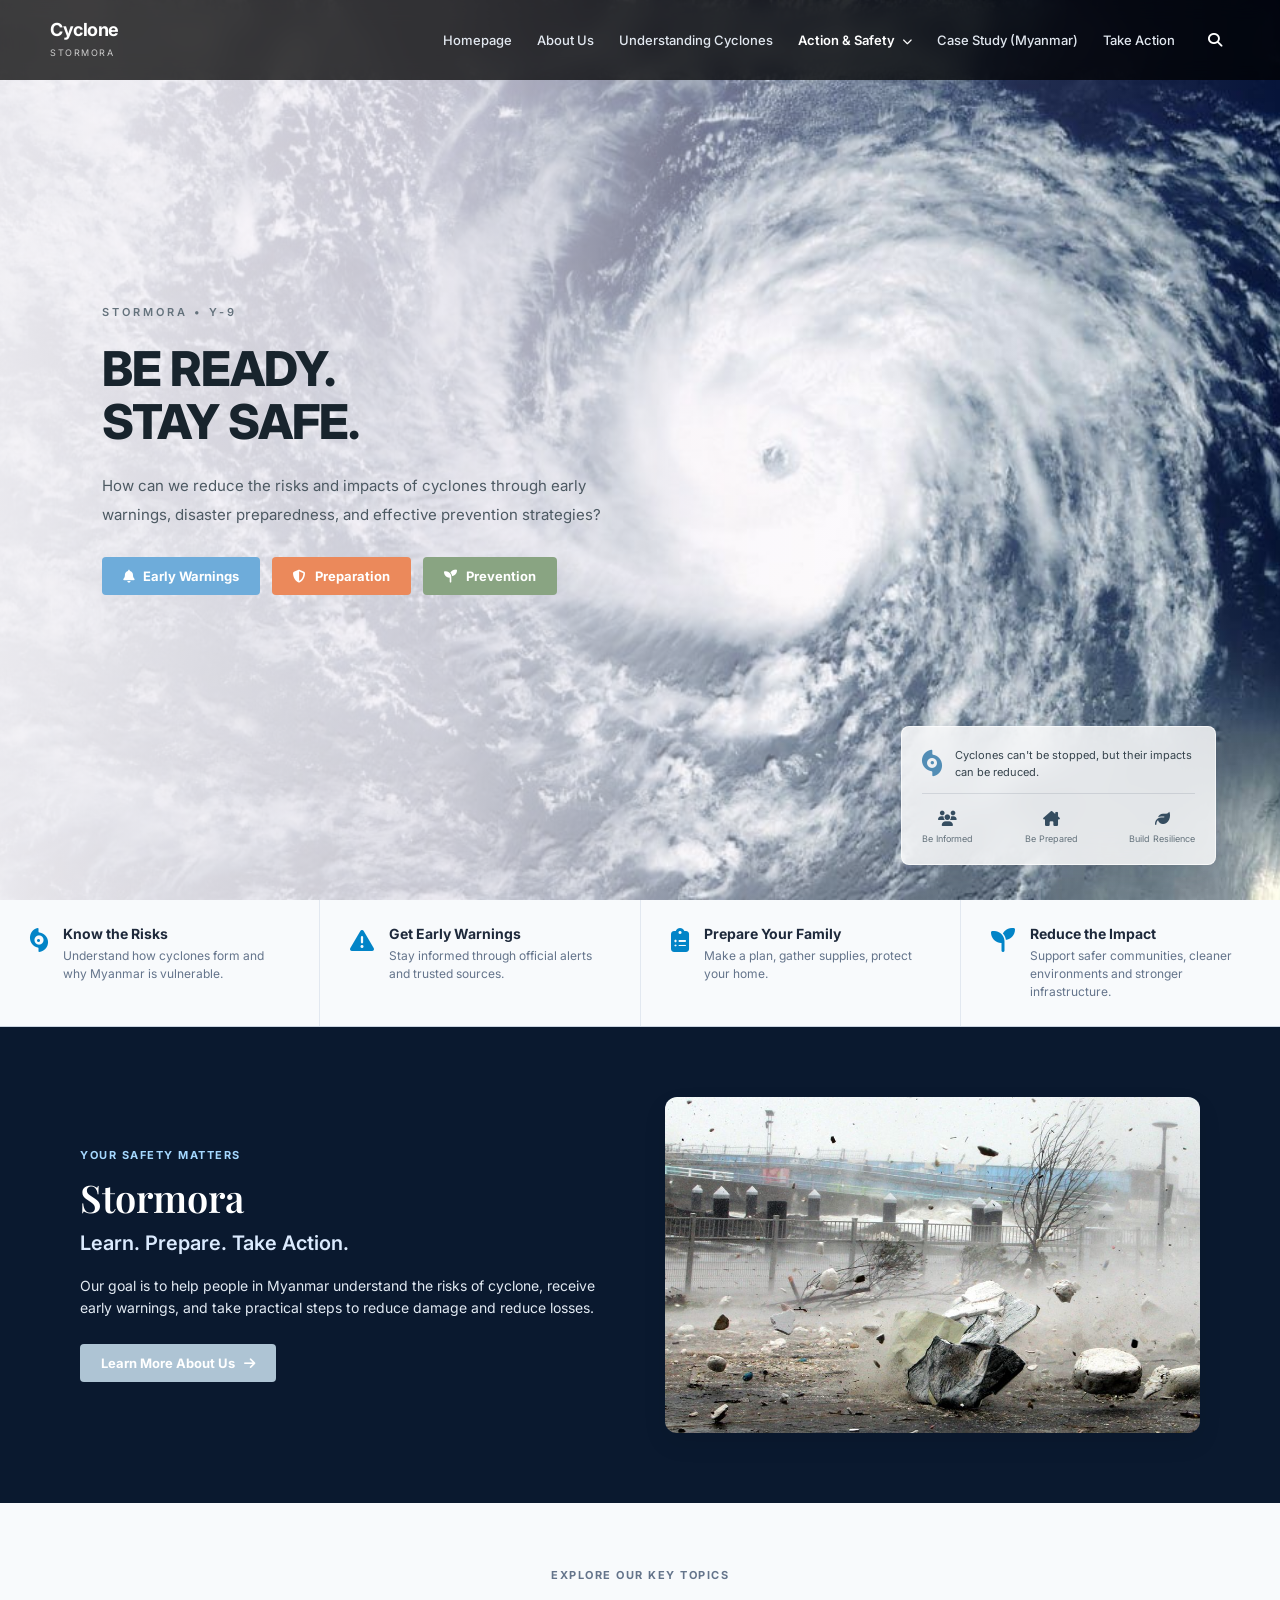
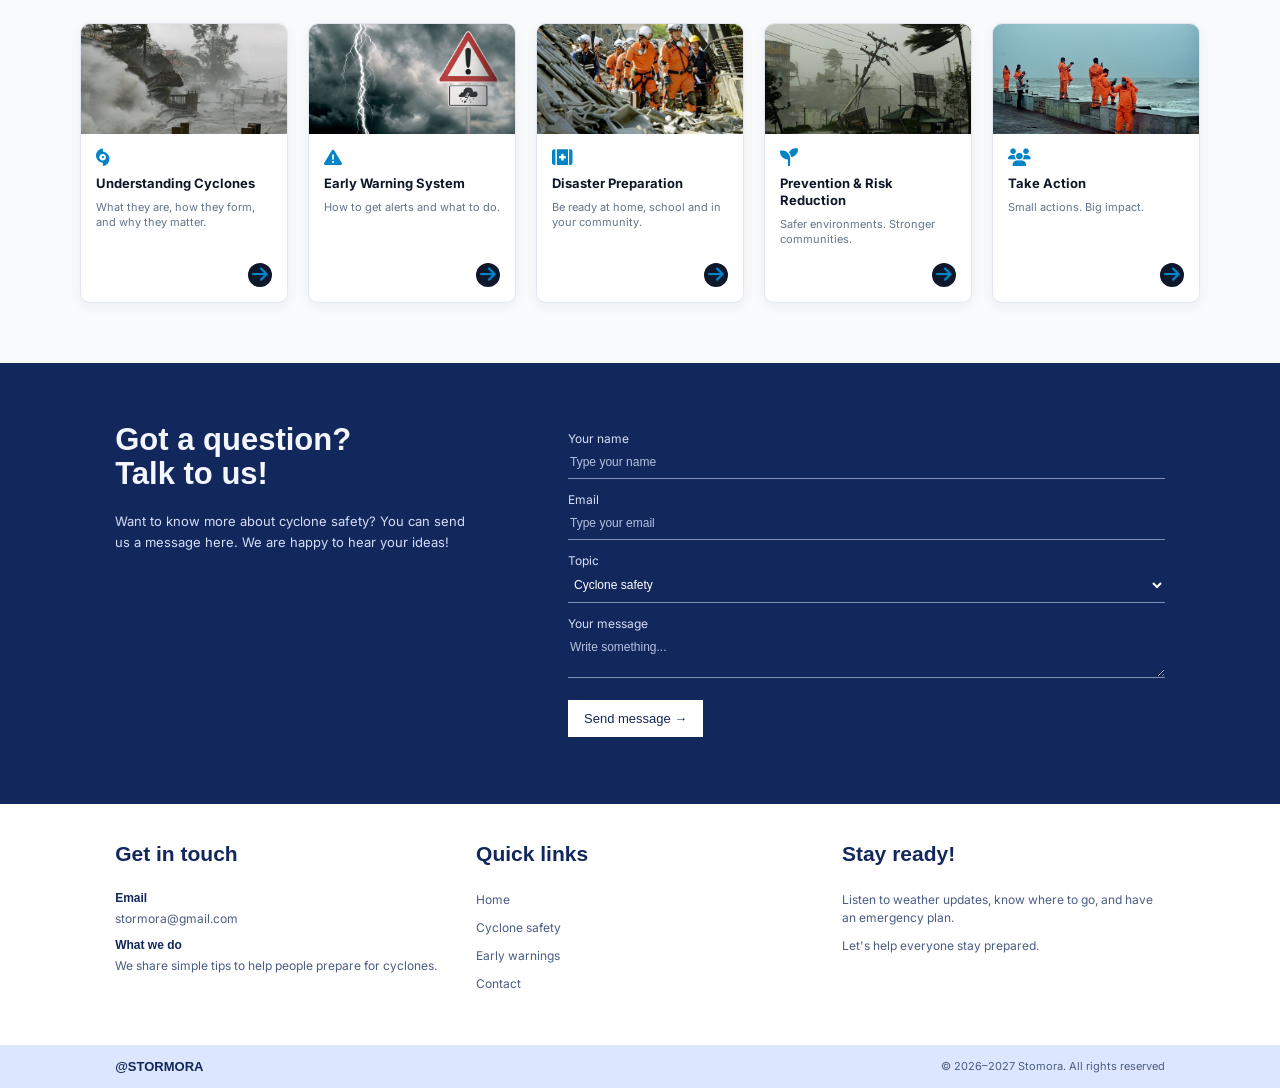
<file: index.html>
<!DOCTYPE html>
<html lang="en">
<head>
    <meta charset="UTF-8">
    <meta name="viewport" content="width=device-width, initial-scale=1.0">
    <title>Cyclone - Stormora</title>
    <link href="https://fonts.googleapis.com/css2?family=Inter:wght@300;400;500;600;700;800&family=Playfair+Display:wght@500;600;700&display=swap" rel="stylesheet">
    <link rel="stylesheet" href="https://cdnjs.cloudflare.com/ajax/libs/font-awesome/6.4.0/css/all.min.css">
    <link rel="stylesheet" href="index.css">
    <link rel="icon" type="image/x-icon" href="icon.png">
</head>

<body>

    <header>
        <a href="#" class="logo-area">
            <div class="logo-text">
                <h1>Cyclone</h1>
                <span>Stormora</span>
            </div>
        </a>

        <nav>
            <ul>
                <li><a href="index.html">Homepage</a></li>
                <li><a href="aboutus.html">About Us</a></li>
                <li><a href="understanding.html">Understanding Cyclones</a></li>

                <li class="dropdown active">
                    <button class="dropbtn active">
                        Action &amp; Safety
                        <i class="fa-solid fa-chevron-down" style="font-size: 10px; margin-left: 4px;"></i>
                    </button>

                    <ul class="dropdown-menu">
                        <li><a href="warningsystem.html">Early Warning Systems</a></li>
                        <li><a href="cyclone_preparation.html">Disaster Preparation</a></li>
                        <li><a href="prevention.html">Prevention &amp; Risk Reduction</a></li>
                    </ul>
                </li>

                <li><a href="casestudy.html">Case Study (Myanmar)</a></li>
                <li><a href="takeaction.html">Take Action</a></li>

                <li class="search-container">
                    <button
                        type="button"
                        class="search-toggle"
                        id="searchToggle"
                        aria-label="Open page search"
                        aria-expanded="false">
                        <i class="fa-solid fa-magnifying-glass search-icon"></i>
                    </button>

                    <div class="search-panel" id="searchPanel">
                        <div class="search-input-wrapper">
                            <input
                                type="search"
                                id="pageSearch"
                                placeholder="Search pages..."
                                autocomplete="off"
                                aria-label="Search website pages">
                        </div>

                        <ul class="search-results" id="searchResults">
                            <li data-name="Homepage">
                                <a href="index.html">Homepage</a>
                            </li>
                            <li data-name="About Us">
                                <a href="aboutus.html">About Us</a>
                            </li>
                            <li data-name="Understanding Cyclones">
                                <a href="understanding.html">Understanding Cyclones</a>
                            </li>
                            <li data-name="Early Warning Systems">
                                <a href="warningsystem.html">Early Warning Systems</a>
                            </li>
                            <li data-name="Disaster Preparation">
                                <a href="cyclone_preparation.html">Disaster Preparation</a>
                            </li>
                            <li data-name="Prevention and Risk Reduction">
                                <a href="prevention.html">Prevention &amp; Risk Reduction</a>
                            </li>
                            <li data-name="Case Study Myanmar">
                                <a href="casestudy.html">Case Study (Myanmar)</a>
                            </li>
                            <li data-name="Take Action">
                                <a href="takeaction.html">Take Action</a>
                            </li>
                        </ul>

                        <p class="no-results" id="noResults">
                            No pages found.
                        </p>
                    </div>
                </li>
            </ul>
        </nav>
    </header>

    <!-- HERO SECTION -->

    <div class="hero-wrapper">
        <section class="hero">
            <div class="hero-content">
                <div class="hero-tag">Stormora &bull; Y-9</div>

                <h2>BE READY.<br>STAY SAFE.</h2>

                <p>
                    How can we reduce the risks and impacts of cyclones through
                    early warnings, disaster preparedness, and effective
                    prevention strategies?
                </p>

                <div class="hero-buttons">
                    <a href="warningsystem.html" class="btn btn-blue">
                        <i class="fa-solid fa-bell"></i> Early Warnings
                    </a>

                    <a href="cyclone_preparation.html" class="btn btn-orange">
                        <i class="fa-solid fa-shield-halved"></i> Preparation
                    </a>

                    <a href="prevention.html" class="btn btn-green">
                        <i class="fa-solid fa-seedling"></i> Prevention
                    </a>
                </div>
            </div>

            <div class="hero-card">
                <div class="hero-card-top">
                    <i class="fa-solid fa-hurricane"></i>
                    <p>Cyclones can't be stopped, but their impacts can be reduced.</p>
                </div>

                <div class="hero-card-bottom">
                    <div class="card-stat">
                        <i class="fa-solid fa-users"></i>
                        <span>Be Informed</span>
                    </div>

                    <div class="card-stat">
                        <i class="fa-solid fa-house-chimney"></i>
                        <span>Be Prepared</span>
                    </div>

                    <div class="card-stat">
                        <i class="fa-solid fa-leaf"></i>
                        <span>Build Resilience</span>
                    </div>
                </div>
            </div>
        </section>
    </div>

    <!-- INFO BAR -->

    <section class="info-bar">
        <div class="info-item">
            <i class="fa-solid fa-hurricane"></i>
            <div>
                <h4>Know the Risks</h4>
                <p>Understand how cyclones form and why Myanmar is vulnerable.</p>
            </div>
        </div>

        <div class="info-item">
            <i class="fa-solid fa-triangle-exclamation"></i>
            <div>
                <h4>Get Early Warnings</h4>
                <p>Stay informed through official alerts and trusted sources.</p>
            </div>
        </div>

        <div class="info-item">
            <i class="fa-solid fa-clipboard-list"></i>
            <div>
                <h4>Prepare Your Family</h4>
                <p>Make a plan, gather supplies, protect your home.</p>
            </div>
        </div>

        <div class="info-item">
            <i class="fa-solid fa-seedling"></i>
            <div>
                <h4>Reduce the Impact</h4>
                <p>Support safer communities, cleaner environments and stronger infrastructure.</p>
            </div>
        </div>
    </section>

    <!-- ABOUT SECTION -->

    <section class="about-section">
        <div class="about-text">
            <div class="section-tag">Your Safety Matters</div>
            <h3>Stormora</h3>
            <h4>Learn. Prepare. Take Action.</h4>

            <p>
                Our goal is to help people in Myanmar understand the risks of
                cyclone, receive early warnings, and take practical steps to
                reduce damage and reduce losses.
            </p>

            <a href="aboutus.html" class="btn btn-dark">
                Learn More About Us
                <i class="fa-solid fa-arrow-right"></i>
            </a>
        </div>

        <div class="about-image">
            <img src="cyclone2.jpg" alt="Myanmar coastal landscape">
        </div>
    </section>

    <!-- TOPICS SECTION -->

    <section class="topics-section">
        <div class="topics-header">
            <span>Explore Our Key Topics</span>
        </div>

        <div class="topics-grid">

            <div class="topic-card">
                <div class="topic-img">
                    <img src="cyclone4.jpg" alt="Cyclone">
                </div>

                <div class="topic-body">
                    <i class="fa-solid fa-hurricane"></i>
                    <h5>Understanding Cyclones</h5>
                    <p>What they are, how they form, and why they matter.</p>

                    <div class="topic-footer">
                        <button class="arrow-btn" aria-label="Learn about cyclones"
                            onclick="window.location.href='understanding.html'">
                            <i class="fa-solid fa-arrow-right"></i>
                        </button>
                    </div>
                </div>
            </div>

            <div class="topic-card">
                <div class="topic-img">
                    <img src="warning.jpg" alt="Warning System">
                </div>

                <div class="topic-body">
                    <i class="fa-solid fa-triangle-exclamation"></i>
                    <h5>Early Warning System</h5>
                    <p>How to get alerts and what to do.</p>

                    <div class="topic-footer">
                        <button class="arrow-btn" aria-label="Learn about early warning systems"
                            onclick="window.location.href='warningsystem.html'">
                            <i class="fa-solid fa-arrow-right"></i>
                        </button>
                    </div>
                </div>
            </div>

            <div class="topic-card">
                <div class="topic-img">
                    <img src="safe.jpg" alt="Disaster Preparation">
                </div>

                <div class="topic-body">
                    <i class="fa-solid fa-kit-medical"></i>
                    <h5>Disaster Preparation</h5>
                    <p>Be ready at home, school and in your community.</p>

                    <div class="topic-footer">
                        <button class="arrow-btn" aria-label="Learn about disaster preparation"
                            onclick="window.location.href='cyclone_preparation.html'">
                            <i class="fa-solid fa-arrow-right"></i>
                        </button>
                    </div>
                </div>
            </div>

            <div class="topic-card">
                <div class="topic-img">
                    <img src="mercia.jpg" alt="Prevention">
                </div>

                <div class="topic-body">
                    <i class="fa-solid fa-seedling"></i>
                    <h5>Prevention &amp; Risk Reduction</h5>
                    <p>Safer environments. Stronger communities.</p>

                    <div class="topic-footer">
                        <button class="arrow-btn" aria-label="Learn about risk reduction"
                            onclick="window.location.href='prevention.html'">
                            <i class="fa-solid fa-arrow-right"></i>
                        </button>
                    </div>
                </div>
            </div>

            <div class="topic-card">
                <div class="topic-img">
                    <img src="action.jpg" alt="Take Action">
                </div>

                <div class="topic-body">
                    <i class="fa-solid fa-users"></i>
                    <h5>Take Action</h5>
                    <p>Small actions. Big impact.</p>

                    <div class="topic-footer">
                        <button class="arrow-btn" aria-label="Take action"
                            onclick="window.location.href='takeaction.html'">
                            <i class="fa-solid fa-arrow-right"></i>
                        </button>
                    </div>
                </div>
            </div>

        </div>
    </section>

 <section class="stormora-contact-page" id="contact">

        <div class="contact-top">

            <div class="contact-words">
                <h2>Got a question?<br>Talk to us!</h2>

                <p>
                    Want to know more about cyclone safety?
                    You can send us a message here. We are happy
                    to hear your ideas!
                </p>
            </div>

            <form class="contact-form" id="contact-form">

                <label for="name">Your name</label>
                <input
                    id="name"
                    type="text"
                    placeholder="Type your name"
                    required>

                <label for="email">Email</label>
                <input
                    id="email"
                    type="email"
                    placeholder="Type your email"
                    required>

                <label for="topic">Topic</label>
                <select id="topic">
                    <option>Cyclone safety</option>
                    <option>Warning systems</option>
                    <option>School project</option>
                    <option>Other</option>
                </select>

                <label for="message">Your message</label>
                <textarea
                    id="message"
                    rows="2"
                    placeholder="Write something..."
                    required></textarea>

                <button type="submit">Send message →</button>

                <p id="reply" aria-live="polite"></p>

            </form>

        </div>

        <div class="contact-bottom">

            <div>
                <h2>Get in touch</h2>

                <h4>Email</h4>
                <p>stormora@gmail.com</p>

                <h4>What we do</h4>
                <p>We share simple tips to help people prepare for cyclones.</p>
            </div>

            <div>
                <h2>Quick links</h2>

                <p><a href="index.html">Home</a></p>
                <p><a href="understanding.html">Cyclone safety</a></p>
                <p><a href="warningsystem.html">Early warnings</a></p>
                <p><a href="#contact-form">Contact</a></p>
            </div>

            <div class="last">
                <h2>Stay ready!</h2>

                <p>
                    Listen to weather updates, know where to go,
                    and have an emergency plan.
                </p>

                <p>Let's help everyone stay prepared.</p>
            </div>

        </div>

        <div class="contact-footer">
            <h3>@STORMORA</h3>
            <p>© 2026–2027 Stomora. All rights reserved</p>
        </div>

    </section>

    <script>
        const searchToggle = document.getElementById("searchToggle");
        const searchPanel = document.getElementById("searchPanel");
        const pageSearch = document.getElementById("pageSearch");
        const searchResults = document.getElementById("searchResults");

        searchToggle.addEventListener("click", function (event) {
            event.stopPropagation();

            const isOpen = searchPanel.classList.toggle("show");

            searchToggle.setAttribute("aria-expanded", isOpen);

            if (isOpen) {
                pageSearch.focus();
            } else {
                pageSearch.value = "";
                filterPages("");
            }
        });

        function filterPages(searchValue) {
            const pages = searchResults.querySelectorAll("li:not(.no-results)");
            let matches = 0;

            pages.forEach(function (page) {
                const pageName = page.textContent.toLowerCase();

                if (pageName.includes(searchValue)) {
                    page.style.display = "block";
                    matches++;
                } else {
                    page.style.display = "none";
                }
            });

            const oldMessage = searchResults.querySelector(".no-results");

            if (oldMessage) {
                oldMessage.remove();
            }

            if (matches === 0) {
                const message = document.createElement("li");
                message.className = "no-results";
                message.textContent = "No pages found.";
                searchResults.appendChild(message);
            }
        }

        pageSearch.addEventListener("input", function () {
            filterPages(pageSearch.value.toLowerCase().trim());
        });

        document.addEventListener("click", function (event) {
            if (!event.target.closest(".search-container")) {
                searchPanel.classList.remove("show");
                searchToggle.setAttribute("aria-expanded", "false");
            }
        });

        document.addEventListener("keydown", function (event) {
            if (event.key === "Escape") {
                searchPanel.classList.remove("show");
                searchToggle.setAttribute("aria-expanded", "false");
            }
        });

        const contactForm = document.getElementById("contact-form");
        const reply = document.getElementById("reply");

        contactForm.addEventListener("submit", function (event) {
            event.preventDefault();

            const name = document.getElementById("name").value.trim();

            reply.textContent = "Thanks " + name + "! Message received.";

            contactForm.reset();
        });
    </script>

</body>
</html>
</file>
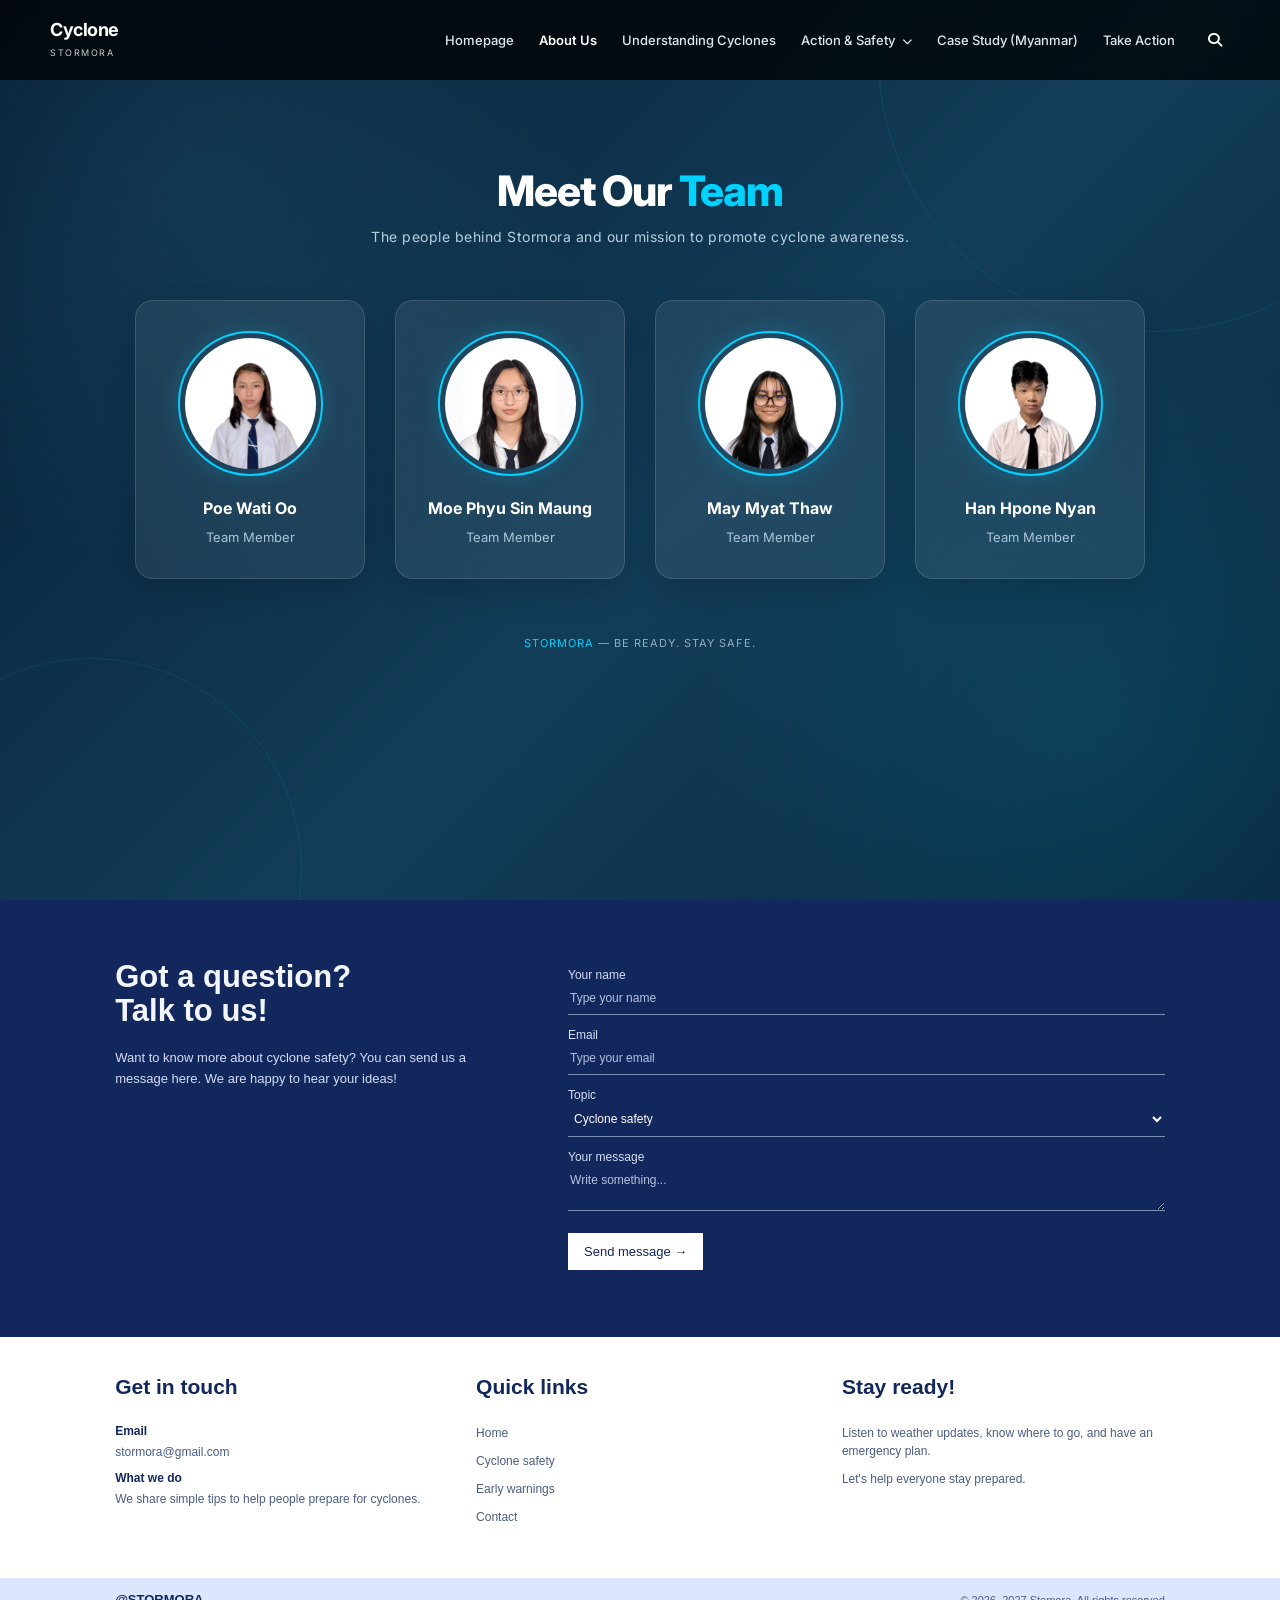
<file: aboutus.html>
<!DOCTYPE html>
<html lang="en">
<head>
    <meta charset="UTF-8">
    <meta name="viewport" content="width=device-width, initial-scale=1.0">
    <title>Our Team - Stormora</title>
    <link href="https://fonts.googleapis.com/css2?family=Inter:wght@300;400;500;600;700;800&display=swap" rel="stylesheet">
    <link rel="stylesheet" href="https://cdnjs.cloudflare.com/ajax/libs/font-awesome/6.4.0/css/all.min.css">
    <link rel="stylesheet" href="aboutus.css">
    <link rel="icon" type="image/x-icon" href="icon.png">
</head>
<body>
<header>
        <a href="index.html" class="logo-area">
            <div class="logo-text">
                <h1>Cyclone</h1>
                <span>Stormora</span>
            </div>
        </a>

        <nav>
            <ul>
                <li><a href="index.html">Homepage</a></li>
                <li><a href="aboutus.html" class="active">About Us</a></li>
                <li><a href="understanding.html">Understanding Cyclones</a></li>

                <li class="dropdown">
                    <button class="dropbtn">
                        Action &amp; Safety
                        <i class="fa-solid fa-chevron-down" style="font-size: 10px; margin-left: 4px;"></i>
                    </button>

                    <ul class="dropdown-menu">
                        <li><a href="warningsystem.html">Early Warning Systems</a></li>
                        <li><a href="cyclone_preparation.html">Disaster Preparation</a></li>
                        <li><a href="prevention.html">Prevention &amp; Risk Reduction</a></li>
                    </ul>
                </li>

                <li><a href="casestudy.html">Case Study (Myanmar)</a></li>
                <li><a href="takeaction.html">Take Action</a></li>

                <li class="search-container">
                    <button class="search-icon" id="searchToggle" aria-label="Open search" aria-expanded="false">
                        <i class="fa-solid fa-magnifying-glass"></i>
                    </button>

                    <div class="search-panel" id="searchPanel">
                        <input type="text" id="pageSearch" placeholder="Search pages..." autocomplete="off">

                        <ul id="searchResults">
                            <li><a href="index.html">Homepage</a></li>
                            <li><a href="aboutus.html">About Us</a></li>
                            <li><a href="understanding.html">Understanding Cyclones</a></li>
                            <li><a href="warningsystem.html">Early Warning Systems</a></li>
                            <li><a href="cyclone_preparation.html">Disaster Preparation</a></li>
                            <li><a href="prevention.html">Prevention &amp; Risk Reduction</a></li>
                            <li><a href="casestudy.html">Case Study (Myanmar)</a></li>
                            <li><a href="takeaction.html">Take Action</a></li>
                        </ul>
                    </div>
                </li>
            </ul>
        </nav>
    </header>

    <section class="members">
        <h1>Meet Our <span>Team</span></h1>

        <p class="subtitle">
            The people behind Stormora and our mission to promote cyclone awareness.
        </p>

        <div class="member-list">

            <div class="member">
                <div class="photo-frame">
                    <img src="4.jpg" alt="Poe Wati Oo">
                </div>
                <h2>Poe Wati Oo</h2>
                <p>Team Member</p>
            </div>

            <div class="member">
                <div class="photo-frame">
                    <img src="1.jpg" alt="Moe Phyu Sin Maung">
                </div>
                <h2>Moe Phyu Sin Maung</h2>
                <p>Team Member</p>
            </div>

            <div class="member">
                <div class="photo-frame">
                    <img src="3.jpg" alt="May Myat Thaw">
                </div>
                <h2>May Myat Thaw</h2>
                <p>Team Member</p>
            </div>

            <div class="member">
                <div class="photo-frame">
                    <img src="2.jpg" alt="Han Hpone Nyan">
                </div>
                <h2>Han Hpone Nyan</h2>
                <p>Team Member</p>
            </div>

        </div>

        <div class="team-footer">
            <span>STORMORA</span> — BE READY. STAY SAFE.
        </div>
    </section>

    <section class="stormora-contact-page" id="contact">

        <div class="contact-top">

            <div class="contact-words">
                <h2>Got a question?<br>Talk to us!</h2>

                <p>
                    Want to know more about cyclone safety?
                    You can send us a message here. We are happy
                    to hear your ideas!
                </p>
            </div>

            <form class="contact-form" id="contact-form">

                <label for="name">Your name</label>
                <input
                    id="name"
                    type="text"
                    placeholder="Type your name"
                    required>

                <label for="email">Email</label>
                <input
                    id="email"
                    type="email"
                    placeholder="Type your email"
                    required>

                <label for="topic">Topic</label>
                <select id="topic">
                    <option>Cyclone safety</option>
                    <option>Warning systems</option>
                    <option>School project</option>
                    <option>Other</option>
                </select>

                <label for="message">Your message</label>
                <textarea
                    id="message"
                    rows="2"
                    placeholder="Write something..."
                    required></textarea>

                <button type="submit">Send message →</button>

                <p id="reply" aria-live="polite"></p>

            </form>

        </div>

        <div class="contact-bottom">

            <div>
                <h2>Get in touch</h2>

                <h4>Email</h4>
                <p>stormora@gmail.com</p>

                <h4>What we do</h4>
                <p>We share simple tips to help people prepare for cyclones.</p>
            </div>

            <div>
                <h2>Quick links</h2>

                <p><a href="index.html">Home</a></p>
                <p><a href="understanding.html">Cyclone safety</a></p>
                <p><a href="warningsystem.html">Early warnings</a></p>
                <p><a href="#contact-form">Contact</a></p>
            </div>

            <div class="last">
                <h2>Stay ready!</h2>

                <p>
                    Listen to weather updates, know where to go,
                    and have an emergency plan.
                </p>

                <p>Let's help everyone stay prepared.</p>
            </div>

        </div>

        <div class="contact-footer">
            <h3>@STORMORA</h3>
            <p>© 2026–2027 Stomora. All rights reserved</p>
        </div>

    </section>

    <script>
        const searchToggle = document.getElementById("searchToggle");
        const searchPanel = document.getElementById("searchPanel");
        const pageSearch = document.getElementById("pageSearch");
        const searchResults = document.getElementById("searchResults");

        searchToggle.addEventListener("click", function (event) {
            event.stopPropagation();

            const isOpen = searchPanel.classList.toggle("show");

            searchToggle.setAttribute("aria-expanded", isOpen);

            if (isOpen) {
                pageSearch.focus();
            } else {
                pageSearch.value = "";
                filterPages("");
            }
        });

        function filterPages(searchValue) {
            const pages = searchResults.querySelectorAll("li:not(.no-results)");
            let matches = 0;

            pages.forEach(function (page) {
                const pageName = page.textContent.toLowerCase();

                if (pageName.includes(searchValue)) {
                    page.style.display = "block";
                    matches++;
                } else {
                    page.style.display = "none";
                }
            });

            const oldMessage = searchResults.querySelector(".no-results");

            if (oldMessage) {
                oldMessage.remove();
            }

            if (matches === 0) {
                const message = document.createElement("li");
                message.className = "no-results";
                message.textContent = "No pages found.";
                searchResults.appendChild(message);
            }
        }

        pageSearch.addEventListener("input", function () {
            filterPages(pageSearch.value.toLowerCase().trim());
        });

        document.addEventListener("click", function (event) {
            if (!event.target.closest(".search-container")) {
                searchPanel.classList.remove("show");
                searchToggle.setAttribute("aria-expanded", "false");
            }
        });

        document.addEventListener("keydown", function (event) {
            if (event.key === "Escape") {
                searchPanel.classList.remove("show");
                searchToggle.setAttribute("aria-expanded", "false");
            }
        });

        const contactForm = document.getElementById("contact-form");
        const reply = document.getElementById("reply");

        contactForm.addEventListener("submit", function (event) {
            event.preventDefault();

            const name = document.getElementById("name").value.trim();

            reply.textContent = "Thanks " + name + "! Message received.";

            contactForm.reset();
        });
    </script>

</body>
</html>
</file>
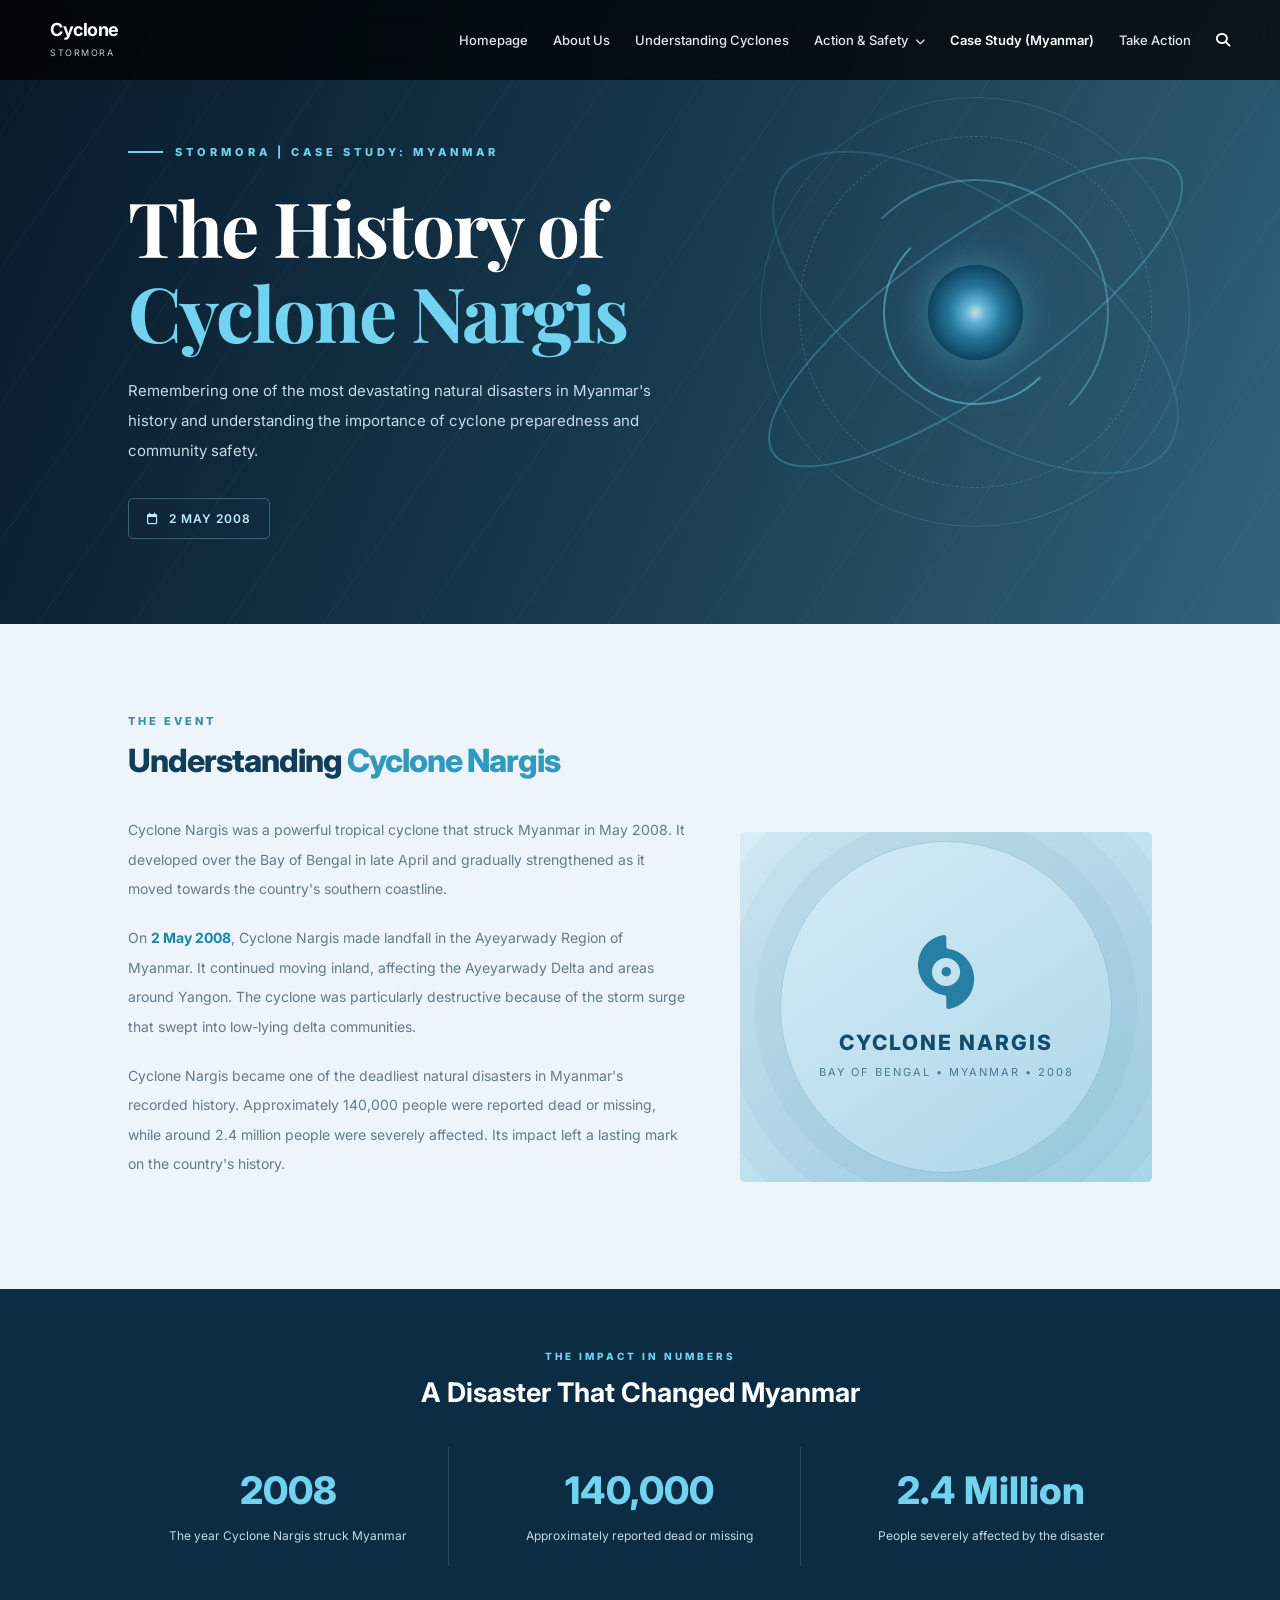
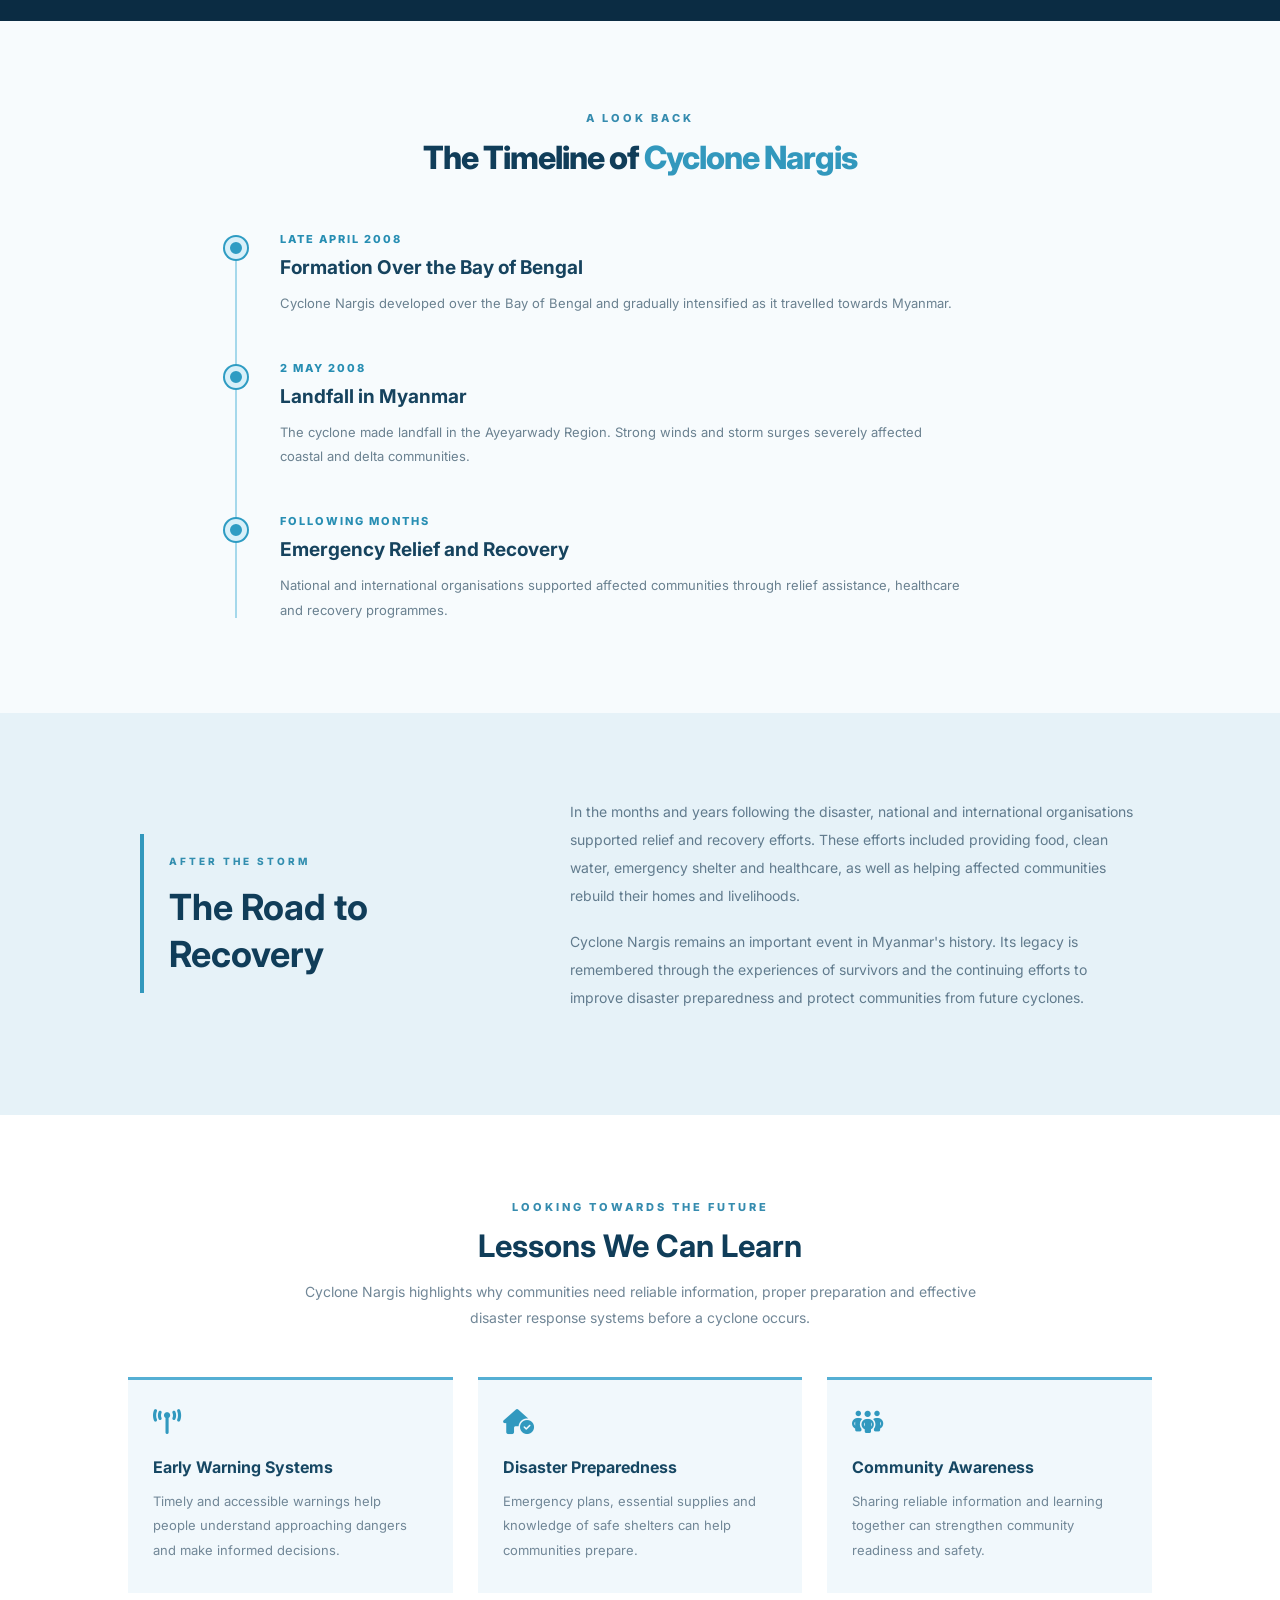
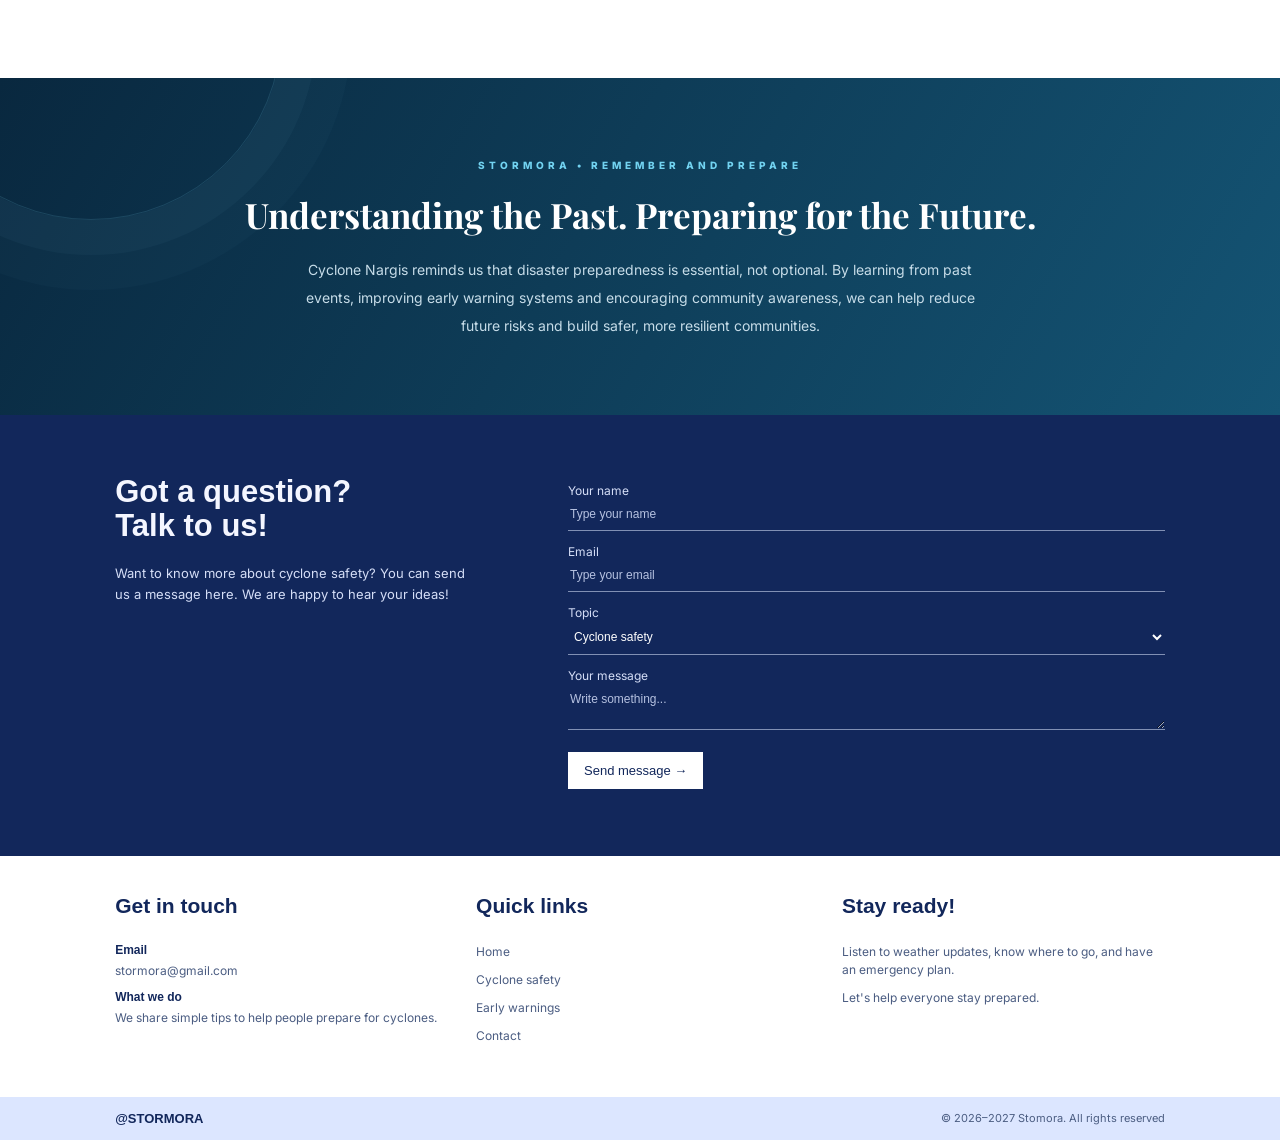
<file: casestudy.html>
<!DOCTYPE html>
<html lang="en">
<head>
    <meta charset="UTF-8">
    <meta name="viewport" content="width=device-width, initial-scale=1.0">
    <title>The History of Cyclone Nargis - Stormora</title>
    <link href="https://fonts.googleapis.com/css2?family=Inter:wght@300;400;500;600;700;800&family=Playfair+Display:wght@600;700&display=swap" rel="stylesheet">
    <link rel="stylesheet" href="https://cdnjs.cloudflare.com/ajax/libs/font-awesome/6.4.0/css/all.min.css">
    <link rel="stylesheet" href="casestudy.css">
    <link rel="icon" type="image/x-icon" href="icon.png">
</head>

<body>
    <header>
        <a href="index.html" class="logo-area">
            <div class="logo-text">
                <h1>Cyclone</h1>
                <span>Stormora</span>
            </div>
        </a>

        <nav>
            <ul>
                <li>
                    <a href="index.html">Homepage</a>
                </li>
                <li>
                    <a href="aboutus.html">About Us</a>
                </li>
                <li>
                    <a href="understanding.html">Understanding Cyclones</a>
                </li>
                <li class="dropdown">
                    <button class="dropbtn">
                        Action &amp; Safety
                        <i class="fa-solid fa-chevron-down" style="font-size: 10px; margin-left: 4px;"></i>
                    </button>

                    <ul class="dropdown-menu">
                        <li>
                            <a href="warningsystem.html">Early Warning Systems</a>
                        </li>
                        <li>
                            <a href="cyclone_preparation.html">Disaster Preparation</a>
                        </li>
                        <li>
                            <a href="prevention.html">Prevention &amp; Risk Reduction</a>
                        </li>
                    </ul>
                </li>
                <li>
                    <a href="casestudy.html" class="active">Case Study (Myanmar)</a>
                </li>
                <li>
                    <a href="takeaction.html">Take Action</a>
                </li>

                <li class="search-container">
                    <button
                        type="button"
                        class="search-toggle"
                        id="searchToggle"
                        aria-label="Open page search"
                        aria-expanded="false">
                        <i class="fa-solid fa-magnifying-glass search-icon"></i>
                    </button>

                    <div class="search-panel" id="searchPanel">
                        <div class="search-input-wrapper">
                            <input
                                type="search"
                                id="pageSearch"
                                placeholder="Search pages..."
                                autocomplete="off"
                                aria-label="Search website pages">
                        </div>

                        <ul class="search-results" id="searchResults">
                            <li data-name="Homepage">
                                <a href="index.html">Homepage</a>
                            </li>
                            <li data-name="About Us">
                                <a href="aboutus.html">About Us</a>
                            </li>
                            <li data-name="Understanding Cyclones">
                                <a href="understanding.html">Understanding Cyclones</a>
                            </li>
                            <li data-name="Early Warning Systems">
                                <a href="warningsystem.html">Early Warning Systems</a>
                            </li>
                            <li data-name="Disaster Preparation">
                                <a href="cyclone_preparation.html">Disaster Preparation</a>
                            </li>
                            <li data-name="Prevention and Risk Reduction">
                                <a href="prevention.html">Prevention &amp; Risk Reduction</a>
                            </li>
                            <li data-name="Case Study Myanmar">
                                <a href="casestudy.html">Case Study (Myanmar)</a>
                            </li>
                            <li data-name="Take Action">
                                <a href="takeaction.html">Take Action</a>
                            </li>
                        </ul>
                        <p class="no-results" id="noResults">No pages found.</p>
                    </div>
                </li>
            </ul>
        </nav>
    </header>

    <section class="nargis-hero">
        <div class="hero-content">
            <div class="hero-label">
                STORMORA | CASE STUDY: MYANMAR
            </div>
            <h1>The History of <span>Cyclone Nargis</span></h1>
            <p>
                Remembering one of the most devastating natural disasters
                in Myanmar's history and understanding the importance
                of cyclone preparedness and community safety.
            </p>
            <div class="hero-date">
                <i class="fa-regular fa-calendar"></i>
                2 MAY 2008
            </div>
        </div>

        <div class="storm-visual" aria-hidden="true">
            <div class="storm-ring"></div>
            <div class="storm-ring"></div>
            <div class="storm-ring"></div>
            <div class="storm-ring"></div>
            <div class="storm-orbit"></div>
            <div class="storm-orbit second"></div>
            <div class="storm-eye"></div>
        </div>
    </section>

    <section class="history-section">
        <div class="section-heading">
            <div class="section-label">THE EVENT</div>
            <h2>Understanding <span>Cyclone Nargis</span></h2>
        </div>
        <div class="intro-layout">
            <div class="history-text">
                <p>
                    Cyclone Nargis was a powerful tropical cyclone that
                    struck Myanmar in May 2008. It developed over the
                    Bay of Bengal in late April and gradually strengthened
                    as it moved towards the country's southern coastline.
                </p>
                <p>
                    On <span class="date">2 May 2008</span>, Cyclone Nargis
                    made landfall in the Ayeyarwady Region of Myanmar.
                    It continued moving inland, affecting the Ayeyarwady
                    Delta and areas around Yangon. The cyclone was
                    particularly destructive because of the storm surge
                    that swept into low-lying delta communities.
                </p>
                <p>
                    Cyclone Nargis became one of the deadliest natural
                    disasters in Myanmar's recorded history. Approximately
                    140,000 people were reported dead or missing, while
                    around 2.4 million people were severely affected.
                    Its impact left a lasting mark on the country's history.
                </p>
            </div>

            <div class="history-visual">
                <div class="visual-content">
                    <i class="fa-solid fa-hurricane"></i>
                    <h3>CYCLONE NARGIS</h3>
                    <p>BAY OF BENGAL • MYANMAR • 2008</p>
                </div>
            </div>
        </div>
    </section>

    <section class="statistics">
        <div class="statistics-heading">
            <span>THE IMPACT IN NUMBERS</span>
            <h2>A Disaster That Changed Myanmar</h2>
        </div>

        <div class="statistics-grid">
            <div class="stat-item">
                <h3>2008</h3>
                <p>The year Cyclone Nargis struck Myanmar</p>
            </div>

            <div class="stat-item">
                <h3>140,000</h3>
                <p>Approximately reported dead or missing</p>
            </div>

            <div class="stat-item">
                <h3>2.4 Million</h3>
                <p>People severely affected by the disaster</p>
            </div>
        </div>
    </section>

    <section class="timeline-section">
        <div class="section-heading">
            <div class="section-label">A LOOK BACK</div>
            <h2>The Timeline of <span>Cyclone Nargis</span></h2>
        </div>

        <div class="timeline">
            <div class="timeline-item">
                <div class="timeline-dot"></div>
                <div class="timeline-date">LATE APRIL 2008</div>
                <h3>Formation Over the Bay of Bengal</h3>
                <p>
                    Cyclone Nargis developed over the Bay of Bengal
                    and gradually intensified as it travelled towards
                    Myanmar.
                </p>
            </div>

            <div class="timeline-item">
                <div class="timeline-dot"></div>
                <div class="timeline-date">2 MAY 2008</div>
                <h3>Landfall in Myanmar</h3>
                <p>
                    The cyclone made landfall in the Ayeyarwady Region.
                    Strong winds and storm surges severely affected
                    coastal and delta communities.
                </p>
            </div>

            <div class="timeline-item">
                <div class="timeline-dot"></div>
                <div class="timeline-date">FOLLOWING MONTHS</div>
                <h3>Emergency Relief and Recovery</h3>
                <p>
                    National and international organisations supported
                    affected communities through relief assistance,
                    healthcare and recovery programmes.
                </p>
            </div>
        </div>
    </section>

    <section class="aftermath">
        <div class="aftermath-content">
            <div class="aftermath-title">
                <span>AFTER THE STORM</span>
                <h2>The Road to Recovery</h2>
            </div>
            <div class="aftermath-text">
                <p>
                    In the months and years following the disaster,
                    national and international organisations supported
                    relief and recovery efforts. These efforts included
                    providing food, clean water, emergency shelter and
                    healthcare, as well as helping affected communities
                    rebuild their homes and livelihoods.
                </p>
                <p>
                    Cyclone Nargis remains an important event in
                    Myanmar's history. Its legacy is remembered through
                    the experiences of survivors and the continuing
                    efforts to improve disaster preparedness and protect
                    communities from future cyclones.
                </p>
            </div>
        </div>
    </section>

    <section class="lessons">
        <div class="lessons-intro">
            <div class="section-label">LOOKING TOWARDS THE FUTURE</div>
            <h2>Lessons We Can Learn</h2>
            <p>
                Cyclone Nargis highlights why communities need reliable
                information, proper preparation and effective disaster
                response systems before a cyclone occurs.
            </p>
        </div>

        <div class="lesson-grid">
            <div class="lesson">
                <i class="fa-solid fa-tower-broadcast"></i>
                <h3>Early Warning Systems</h3>
                <p>
                    Timely and accessible warnings help people understand
                    approaching dangers and make informed decisions.
                </p>
            </div>
            <div class="lesson">
                <i class="fa-solid fa-house-circle-check"></i>
                <h3>Disaster Preparedness</h3>
                <p>
                    Emergency plans, essential supplies and knowledge
                    of safe shelters can help communities prepare.
                </p>
            </div>
            <div class="lesson">
                <i class="fa-solid fa-people-group"></i>
                <h3>Community Awareness</h3>
                <p>
                    Sharing reliable information and learning together
                    can strengthen community readiness and safety.
                </p>
            </div>
        </div>
    </section>

    <section class="final-message">
        <span>STORMORA • REMEMBER AND PREPARE</span>
        <h2>Understanding the Past. Preparing for the Future.</h2>
        <p>
            Cyclone Nargis reminds us that disaster preparedness is
            essential, not optional. By learning from past events,
            improving early warning systems and encouraging community
            awareness, we can help reduce future risks and build
            safer, more resilient communities.
        </p>
    </section>

<section class="stormora-contact-page" id="contact">

        <div class="contact-top">

            <div class="contact-words">
                <h2>Got a question?<br>Talk to us!</h2>

                <p>
                    Want to know more about cyclone safety?
                    You can send us a message here. We are happy
                    to hear your ideas!
                </p>
            </div>

            <form class="contact-form" id="contact-form">

                <label for="name">Your name</label>
                <input
                    id="name"
                    type="text"
                    placeholder="Type your name"
                    required>

                <label for="email">Email</label>
                <input
                    id="email"
                    type="email"
                    placeholder="Type your email"
                    required>

                <label for="topic">Topic</label>
                <select id="topic">
                    <option>Cyclone safety</option>
                    <option>Warning systems</option>
                    <option>School project</option>
                    <option>Other</option>
                </select>

                <label for="message">Your message</label>
                <textarea
                    id="message"
                    rows="2"
                    placeholder="Write something..."
                    required></textarea>

                <button type="submit">Send message →</button>

                <p id="reply" aria-live="polite"></p>

            </form>

        </div>

        <div class="contact-bottom">

            <div>
                <h2>Get in touch</h2>

                <h4>Email</h4>
                <p>stormora@gmail.com</p>

                <h4>What we do</h4>
                <p>We share simple tips to help people prepare for cyclones.</p>
            </div>

            <div>
                <h2>Quick links</h2>

                <p><a href="index.html">Home</a></p>
                <p><a href="understanding.html">Cyclone safety</a></p>
                <p><a href="warningsystem.html">Early warnings</a></p>
                <p><a href="#contact-form">Contact</a></p>
            </div>

            <div class="last">
                <h2>Stay ready!</h2>

                <p>
                    Listen to weather updates, know where to go,
                    and have an emergency plan.
                </p>

                <p>Let's help everyone stay prepared.</p>
            </div>

        </div>

        <div class="contact-footer">
            <h3>@STORMORA</h3>
            <p>© 2026–2027 Stomora. All rights reserved</p>
        </div>

    </section>

    <script>
        const searchToggle = document.getElementById("searchToggle");
        const searchPanel = document.getElementById("searchPanel");
        const pageSearch = document.getElementById("pageSearch");
        const searchResults = document.getElementById("searchResults");

        searchToggle.addEventListener("click", function (event) {
            event.stopPropagation();

            const isOpen = searchPanel.classList.toggle("show");

            searchToggle.setAttribute("aria-expanded", isOpen);

            if (isOpen) {
                pageSearch.focus();
            } else {
                pageSearch.value = "";
                filterPages("");
            }
        });

        function filterPages(searchValue) {
            const pages = searchResults.querySelectorAll("li:not(.no-results)");
            let matches = 0;

            pages.forEach(function (page) {
                const pageName = page.textContent.toLowerCase();

                if (pageName.includes(searchValue)) {
                    page.style.display = "block";
                    matches++;
                } else {
                    page.style.display = "none";
                }
            });

            const oldMessage = searchResults.querySelector(".no-results");

            if (oldMessage) {
                oldMessage.remove();
            }

            if (matches === 0) {
                const message = document.createElement("li");
                message.className = "no-results";
                message.textContent = "No pages found.";
                searchResults.appendChild(message);
            }
        }

        pageSearch.addEventListener("input", function () {
            filterPages(pageSearch.value.toLowerCase().trim());
        });

        document.addEventListener("click", function (event) {
            if (!event.target.closest(".search-container")) {
                searchPanel.classList.remove("show");
                searchToggle.setAttribute("aria-expanded", "false");
            }
        });

        document.addEventListener("keydown", function (event) {
            if (event.key === "Escape") {
                searchPanel.classList.remove("show");
                searchToggle.setAttribute("aria-expanded", "false");
            }
        });

        const contactForm = document.getElementById("contact-form");
        const reply = document.getElementById("reply");

        contactForm.addEventListener("submit", function (event) {
            event.preventDefault();

            const name = document.getElementById("name").value.trim();

            reply.textContent = "Thanks " + name + "! Message received.";

            contactForm.reset();
        });
    </script>

</body>
</html>
</file>
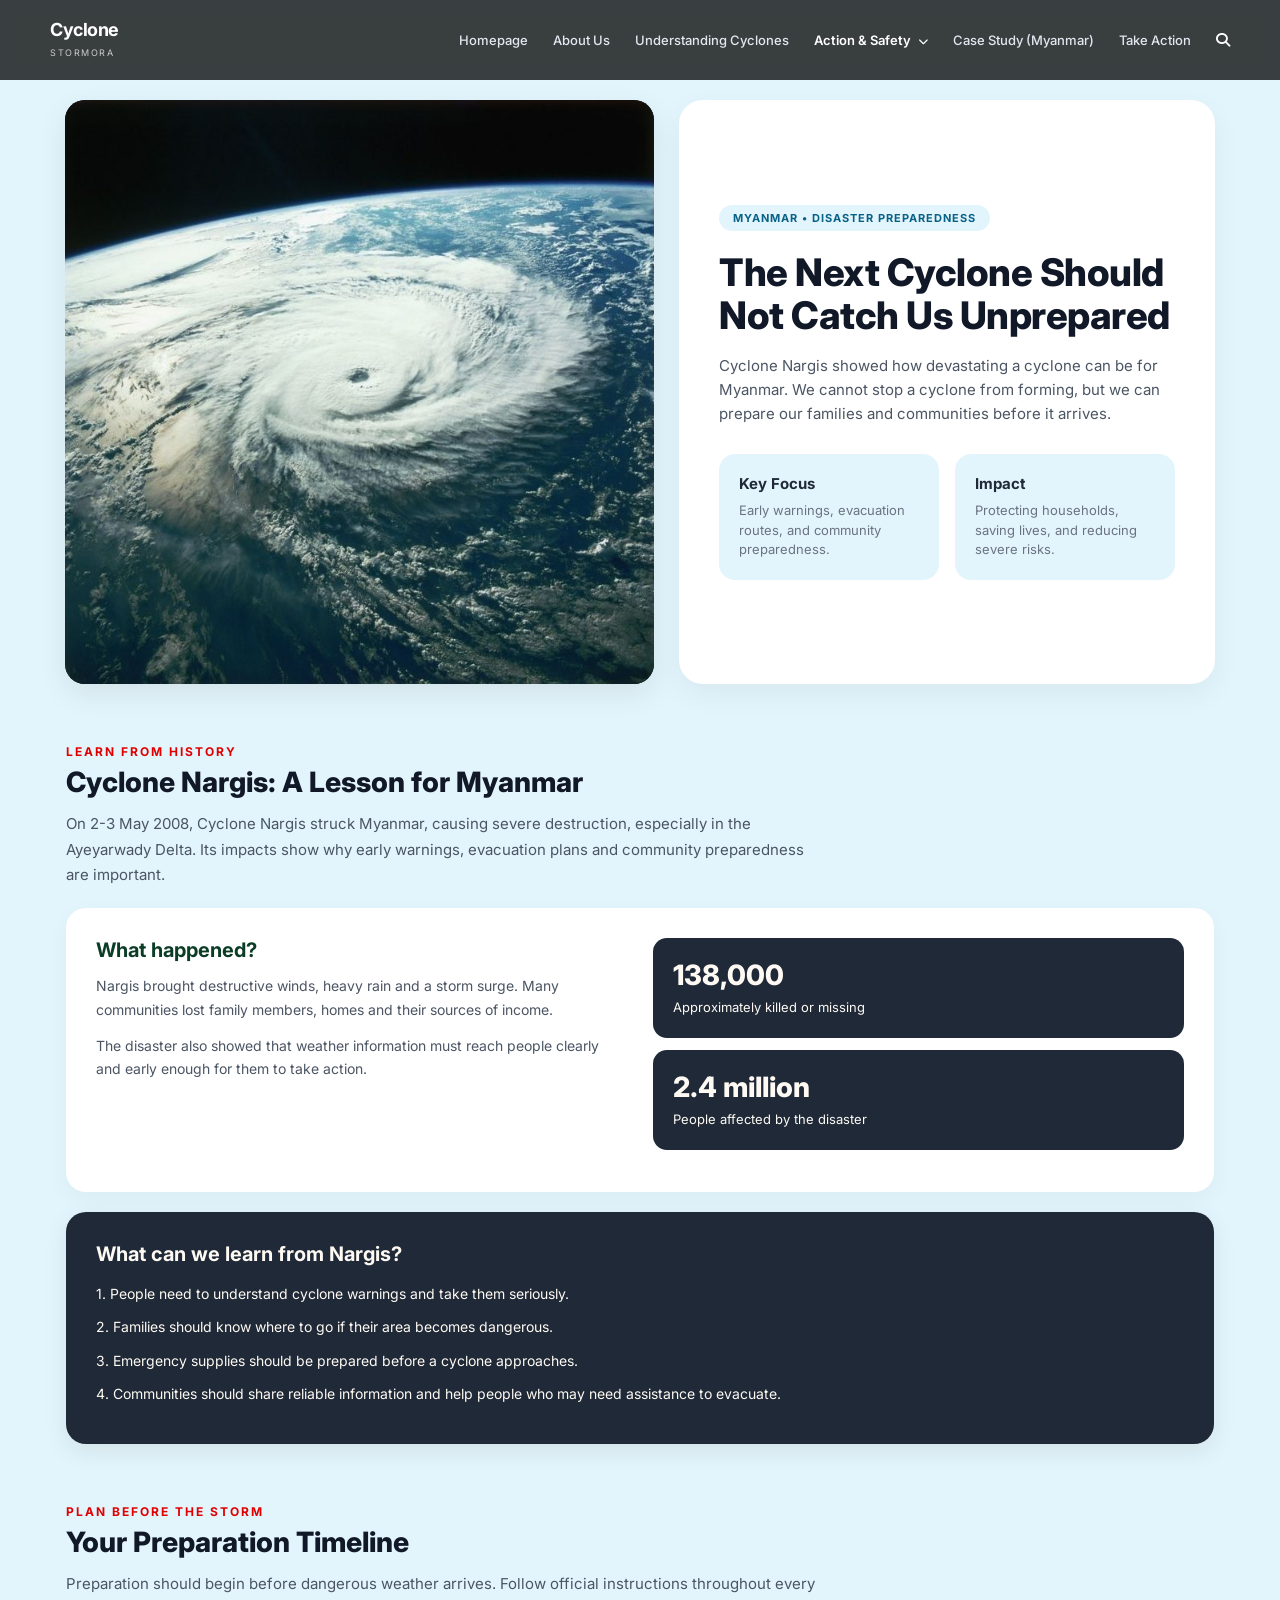
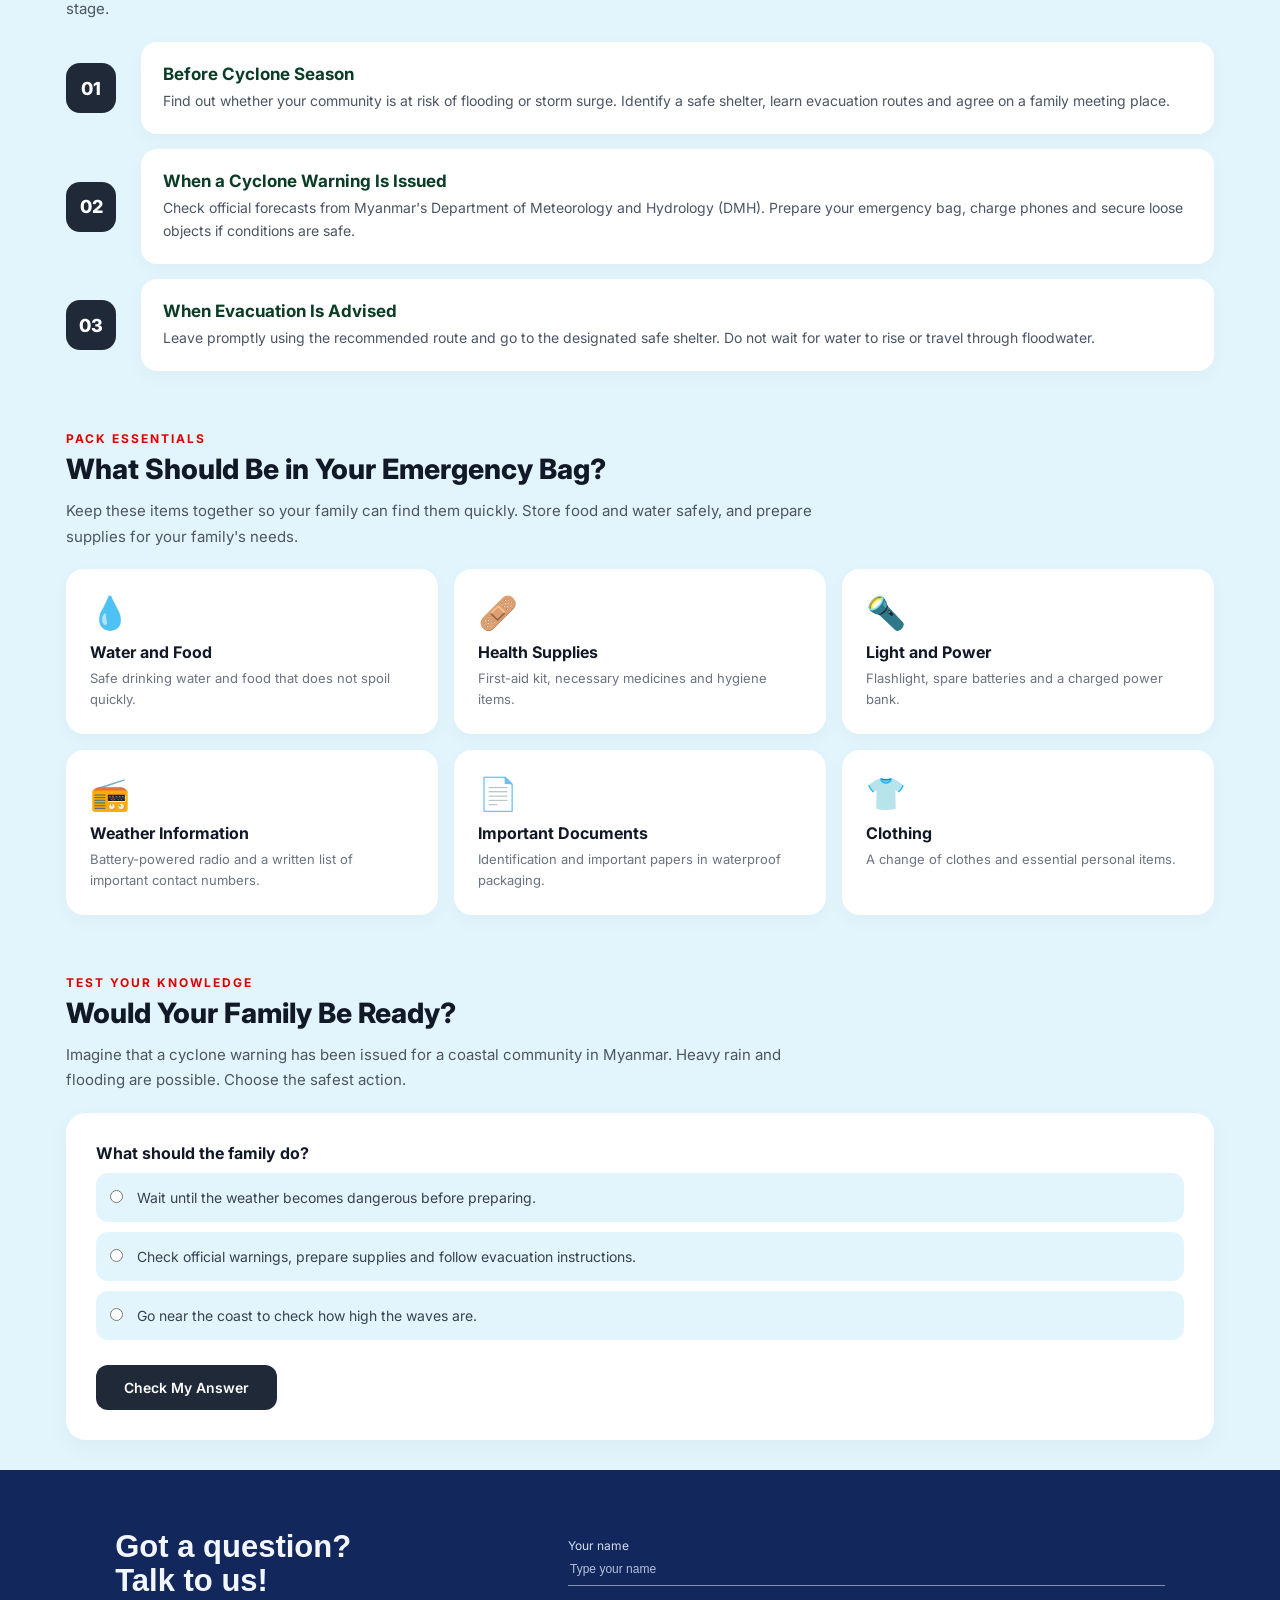
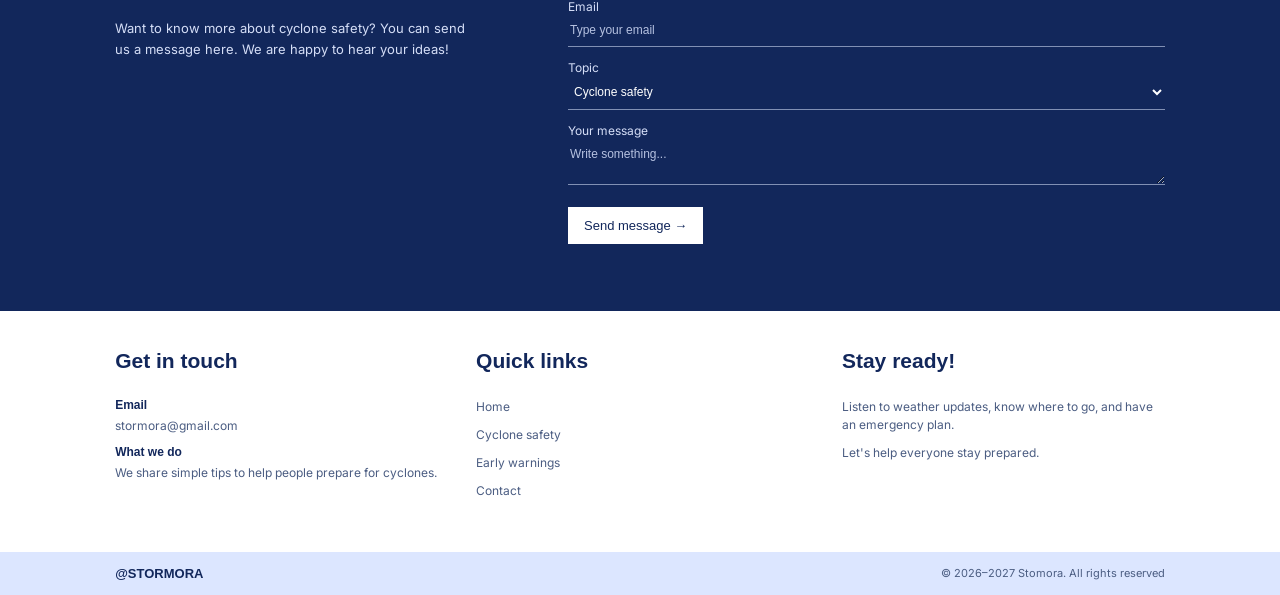
<file: cyclone_preparation.html>
<!DOCTYPE html>
<html lang="en">
<head>
    <meta charset="UTF-8">
    <meta name="viewport" content="width=device-width, initial-scale=1.0">
    <title>Cyclone Preparation - Stormora</title>
    <link href="https://fonts.googleapis.com/css2?family=Inter:wght@300;400;500;600;700;800&display=swap" rel="stylesheet">
    <link rel="stylesheet" href="https://cdnjs.cloudflare.com/ajax/libs/font-awesome/6.4.0/css/all.min.css">
    <link rel="stylesheet" href="cyclone_preparation.css">
    <link rel="icon" type="image/x-icon" href="icon.png">
</head>

<body>
    <header>
        <a href="index.html" class="logo-area">
            <div class="logo-text">
                <h1>Cyclone</h1>
                <span>Stormora</span>
            </div>
        </a>

        <nav>
            <ul>
                <li><a href="index.html">Homepage</a></li>

                <li><a href="aboutus.html">About Us</a></li>

                <li><a href="understanding.html">Understanding Cyclones</a></li>

                <li class="dropdown active">
                    <button class="dropbtn active" type="button">
                        Action &amp; Safety
                        <i class="fa-solid fa-chevron-down" style="font-size: 10px; margin-left: 4px;"></i>
                    </button>

                    <ul class="dropdown-menu">
                        <li><a href="warningsystem.html">Early Warning Systems</a></li>
                        <li><a href="cyclone_preparation.html">Disaster Preparation</a></li>
                        <li><a href="prevention.html">Prevention &amp; Risk Reduction</a></li>
                    </ul>
                </li>

                <li><a href="casestudy.html">Case Study (Myanmar)</a></li>

                <li><a href="takeaction.html">Take Action</a></li>

                <li class="search-container">
                    <button
                        type="button"
                        class="search-toggle"
                        id="searchToggle"
                        aria-label="Open page search"
                        aria-expanded="false">

                        <i class="fa-solid fa-magnifying-glass search-icon"></i>
                    </button>

                    <div class="search-panel" id="searchPanel">
                        <div class="search-input-wrapper">
                            <input
                                type="search"
                                id="pageSearch"
                                placeholder="Search pages..."
                                autocomplete="off"
                                aria-label="Search website pages">
                        </div>

                        <ul class="search-results" id="searchResults">
                            <li data-name="Homepage">
                                <a href="index.html">Homepage</a>
                            </li>

                            <li data-name="About Us">
                                <a href="aboutus.html">About Us</a>
                            </li>

                            <li data-name="Understanding Cyclones">
                                <a href="understanding.html">Understanding Cyclones</a>
                            </li>

                            <li data-name="Early Warning Systems">
                                <a href="warningsystem.html">Early Warning Systems</a>
                            </li>

                            <li data-name="Disaster Preparation">
                                <a href="cyclone_preparation.html">Disaster Preparation</a>
                            </li>

                            <li data-name="Prevention and Risk Reduction">
                                <a href="prevention.html">Prevention &amp; Risk Reduction</a>
                            </li>

                            <li data-name="Case Study Myanmar">
                                <a href="casestudy.html">Case Study (Myanmar)</a>
                            </li>

                            <li data-name="Take Action">
                                <a href="takeaction.html">Take Action</a>
                            </li>
                        </ul>

                        <p class="no-results" id="noResults">
                            No pages found.
                        </p>
                    </div>
                </li>
            </ul>
        </nav>
    </header>

    <div class="hero-container">
        <div class="hero-layout">

            <div class="hero-image-box">
                <img src="teree.jpg" alt="Storm Preparation">
            </div>

            <div class="hero-content-card">
                <div class="pill-badge">Myanmar • Disaster Preparedness</div>

                <h1>The Next Cyclone Should Not Catch Us Unprepared</h1>

                <p class="main-desc">
                    Cyclone Nargis showed how devastating a cyclone can be for Myanmar. We cannot stop a cyclone from forming, but we can prepare our families and communities before it arrives.
                </p>

                <div class="hero-subcards">
                    <div class="subcard">
                        <h4>Key Focus</h4>
                        <p>Early warnings, evacuation routes, and community preparedness.</p>
                    </div>

                    <div class="subcard">
                        <h4>Impact</h4>
                        <p>Protecting households, saving lives, and reducing severe risks.</p>
                    </div>
                </div>
            </div>

        </div>
    </div>

    <section class="section">
        <p class="small-title">LEARN FROM HISTORY</p>
        <h2>Cyclone Nargis: A Lesson for Myanmar</h2>

        <p class="intro">
            On 2-3 May 2008, Cyclone Nargis struck Myanmar, causing severe destruction, especially in the Ayeyarwady Delta. Its impacts show why early warnings, evacuation plans and community preparedness are important.
        </p>

        <div class="nargis">
            <div>
                <h3>What happened?</h3>

                <p>
                    Nargis brought destructive winds, heavy rain and a storm surge. Many communities lost family members, homes and their sources of income.
                </p>

                <p>
                    The disaster also showed that weather information must reach people clearly and early enough for them to take action.
                </p>
            </div>

            <div>
                <div class="fact">
                    <h3>138,000</h3>
                    <p>Approximately killed or missing</p>
                </div>

                <div class="fact">
                    <h3>2.4 million</h3>
                    <p>People affected by the disaster</p>
                </div>
            </div>
        </div>

        <div class="lesson">
            <h3>What can we learn from Nargis?</h3>
            <p>1. People need to understand cyclone warnings and take them seriously.</p>
            <p>2. Families should know where to go if their area becomes dangerous.</p>
            <p>3. Emergency supplies should be prepared before a cyclone approaches.</p>
            <p>4. Communities should share reliable information and help people who may need assistance to evacuate.</p>
        </div>
    </section>

    <section class="section">
        <p class="small-title">PLAN BEFORE THE STORM</p>
        <h2>Your Preparation Timeline</h2>

        <p class="intro">
            Preparation should begin before dangerous weather arrives. Follow official instructions throughout every stage.
        </p>

        <div class="timeline">

            <div class="stage">
                <div class="number">01</div>

                <div class="stage-content">
                    <h3>Before Cyclone Season</h3>
                    <p>
                        Find out whether your community is at risk of flooding or storm surge. Identify a safe shelter, learn evacuation routes and agree on a family meeting place.
                    </p>
                </div>
            </div>

            <div class="stage">
                <div class="number">02</div>

                <div class="stage-content">
                    <h3>When a Cyclone Warning Is Issued</h3>
                    <p>
                        Check official forecasts from Myanmar's Department of Meteorology and Hydrology (DMH). Prepare your emergency bag, charge phones and secure loose objects if conditions are safe.
                    </p>
                </div>
            </div>

            <div class="stage">
                <div class="number">03</div>

                <div class="stage-content">
                    <h3>When Evacuation Is Advised</h3>
                    <p>
                        Leave promptly using the recommended route and go to the designated safe shelter. Do not wait for water to rise or travel through floodwater.
                    </p>
                </div>
            </div>

        </div>
    </section>

    <section class="section">
        <p class="small-title">PACK ESSENTIALS</p>
        <h2>What Should Be in Your Emergency Bag?</h2>

        <p class="intro">
            Keep these items together so your family can find them quickly. Store food and water safely, and prepare supplies for your family's needs.
        </p>

        <div class="kit-grid">

            <div class="kit">
                <div class="emoji">💧</div>
                <h3>Water and Food</h3>
                <p>Safe drinking water and food that does not spoil quickly.</p>
            </div>

            <div class="kit">
                <div class="emoji">🩹</div>
                <h3>Health Supplies</h3>
                <p>First-aid kit, necessary medicines and hygiene items.</p>
            </div>

            <div class="kit">
                <div class="emoji">🔦</div>
                <h3>Light and Power</h3>
                <p>Flashlight, spare batteries and a charged power bank.</p>
            </div>

            <div class="kit">
                <div class="emoji">📻</div>
                <h3>Weather Information</h3>
                <p>Battery-powered radio and a written list of important contact numbers.</p>
            </div>

            <div class="kit">
                <div class="emoji">📄</div>
                <h3>Important Documents</h3>
                <p>Identification and important papers in waterproof packaging.</p>
            </div>

            <div class="kit">
                <div class="emoji">👕</div>
                <h3>Clothing</h3>
                <p>A change of clothes and essential personal items.</p>
            </div>

        </div>
    </section>

    <section class="section">
        <p class="small-title">TEST YOUR KNOWLEDGE</p>
        <h2>Would Your Family Be Ready?</h2>

        <p class="intro">
            Imagine that a cyclone warning has been issued for a coastal community in Myanmar. Heavy rain and flooding are possible. Choose the safest action.
        </p>

        <div class="interactive">
            <p style="font-weight: 700; margin-bottom: 10px; color: #111827;">
                What should the family do?
            </p>

            <label>
                <input type="radio" name="answer" value="a">
                Wait until the weather becomes dangerous before preparing.
            </label>

            <label>
                <input type="radio" name="answer" value="b">
                Check official warnings, prepare supplies and follow evacuation instructions.
            </label>

            <label>
                <input type="radio" name="answer" value="c">
                Go near the coast to check how high the waves are.
            </label>

            <button onclick="checkAnswer()">Check My Answer</button>

            <div id="result"></div>
        </div>
    </section>

 <section class="stormora-contact-page" id="contact">

        <div class="contact-top">

            <div class="contact-words">
                <h2>Got a question?<br>Talk to us!</h2>

                <p>
                    Want to know more about cyclone safety?
                    You can send us a message here. We are happy
                    to hear your ideas!
                </p>
            </div>

            <form class="contact-form" id="contact-form">

                <label for="name">Your name</label>
                <input
                    id="name"
                    type="text"
                    placeholder="Type your name"
                    required>

                <label for="email">Email</label>
                <input
                    id="email"
                    type="email"
                    placeholder="Type your email"
                    required>

                <label for="topic">Topic</label>
                <select id="topic">
                    <option>Cyclone safety</option>
                    <option>Warning systems</option>
                    <option>School project</option>
                    <option>Other</option>
                </select>

                <label for="message">Your message</label>
                <textarea
                    id="message"
                    rows="2"
                    placeholder="Write something..."
                    required></textarea>

                <button type="submit">Send message →</button>

                <p id="reply" aria-live="polite"></p>

            </form>

        </div>

        <div class="contact-bottom">

            <div>
                <h2>Get in touch</h2>

                <h4>Email</h4>
                <p>stormora@gmail.com</p>

                <h4>What we do</h4>
                <p>We share simple tips to help people prepare for cyclones.</p>
            </div>

            <div>
                <h2>Quick links</h2>

                <p><a href="index.html">Home</a></p>
                <p><a href="understanding.html">Cyclone safety</a></p>
                <p><a href="warningsystem.html">Early warnings</a></p>
                <p><a href="#contact-form">Contact</a></p>
            </div>

            <div class="last">
                <h2>Stay ready!</h2>

                <p>
                    Listen to weather updates, know where to go,
                    and have an emergency plan.
                </p>

                <p>Let's help everyone stay prepared.</p>
            </div>

        </div>

        <div class="contact-footer">
            <h3>@STORMORA</h3>
            <p>© 2026–2027 Stomora. All rights reserved</p>
        </div>

    </section>

    <script>
        const searchToggle = document.getElementById("searchToggle");
        const searchPanel = document.getElementById("searchPanel");
        const pageSearch = document.getElementById("pageSearch");
        const searchResults = document.getElementById("searchResults");

        searchToggle.addEventListener("click", function (event) {
            event.stopPropagation();

            const isOpen = searchPanel.classList.toggle("show");

            searchToggle.setAttribute("aria-expanded", isOpen);

            if (isOpen) {
                pageSearch.focus();
            } else {
                pageSearch.value = "";
                filterPages("");
            }
        });

        function filterPages(searchValue) {
            const pages = searchResults.querySelectorAll("li:not(.no-results)");
            let matches = 0;

            pages.forEach(function (page) {
                const pageName = page.textContent.toLowerCase();

                if (pageName.includes(searchValue)) {
                    page.style.display = "block";
                    matches++;
                } else {
                    page.style.display = "none";
                }
            });

            const oldMessage = searchResults.querySelector(".no-results");

            if (oldMessage) {
                oldMessage.remove();
            }

            if (matches === 0) {
                const message = document.createElement("li");
                message.className = "no-results";
                message.textContent = "No pages found.";
                searchResults.appendChild(message);
            }
        }

        pageSearch.addEventListener("input", function () {
            filterPages(pageSearch.value.toLowerCase().trim());
        });

        document.addEventListener("click", function (event) {
            if (!event.target.closest(".search-container")) {
                searchPanel.classList.remove("show");
                searchToggle.setAttribute("aria-expanded", "false");
            }
        });

        document.addEventListener("keydown", function (event) {
            if (event.key === "Escape") {
                searchPanel.classList.remove("show");
                searchToggle.setAttribute("aria-expanded", "false");
            }
        });

        const contactForm = document.getElementById("contact-form");
        const reply = document.getElementById("reply");

        contactForm.addEventListener("submit", function (event) {
            event.preventDefault();

            const name = document.getElementById("name").value.trim();

            reply.textContent = "Thanks " + name + "! Message received.";

            contactForm.reset();
        });
    </script>

</body>
</html>
</file>
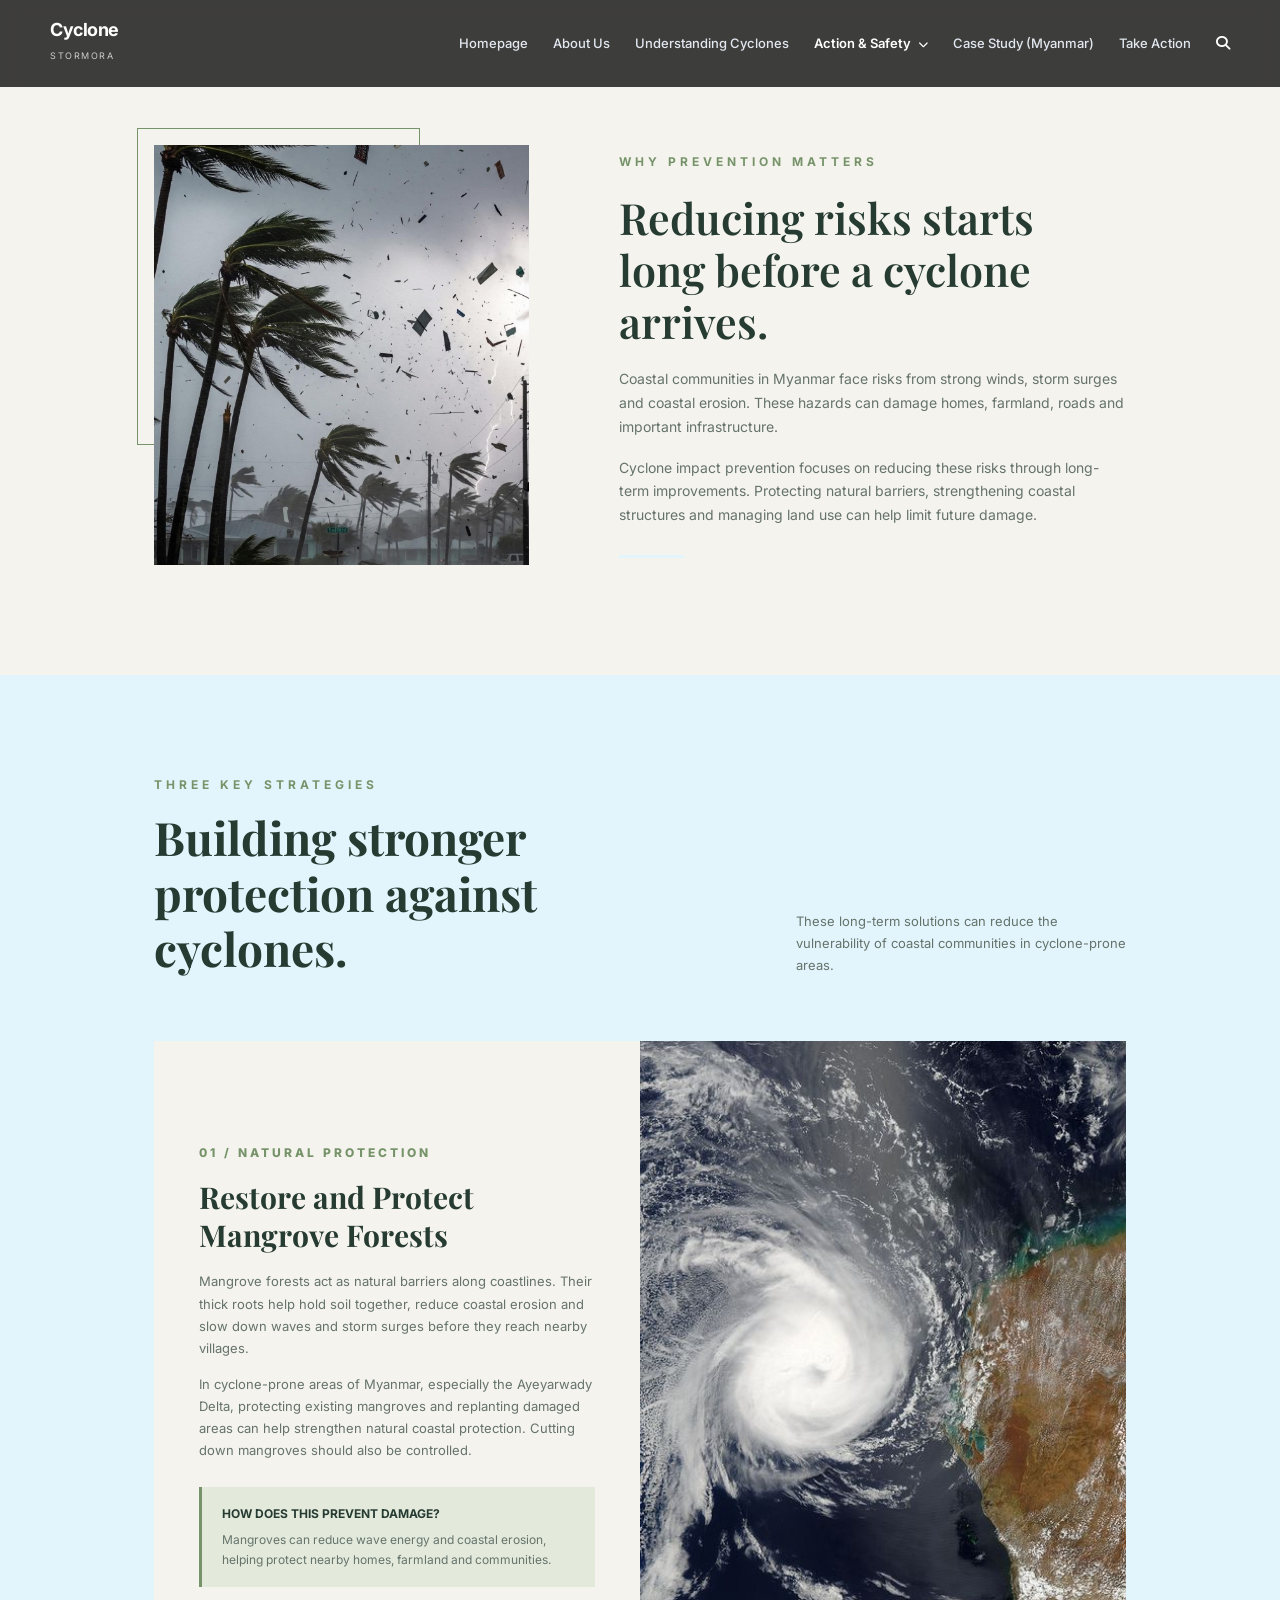
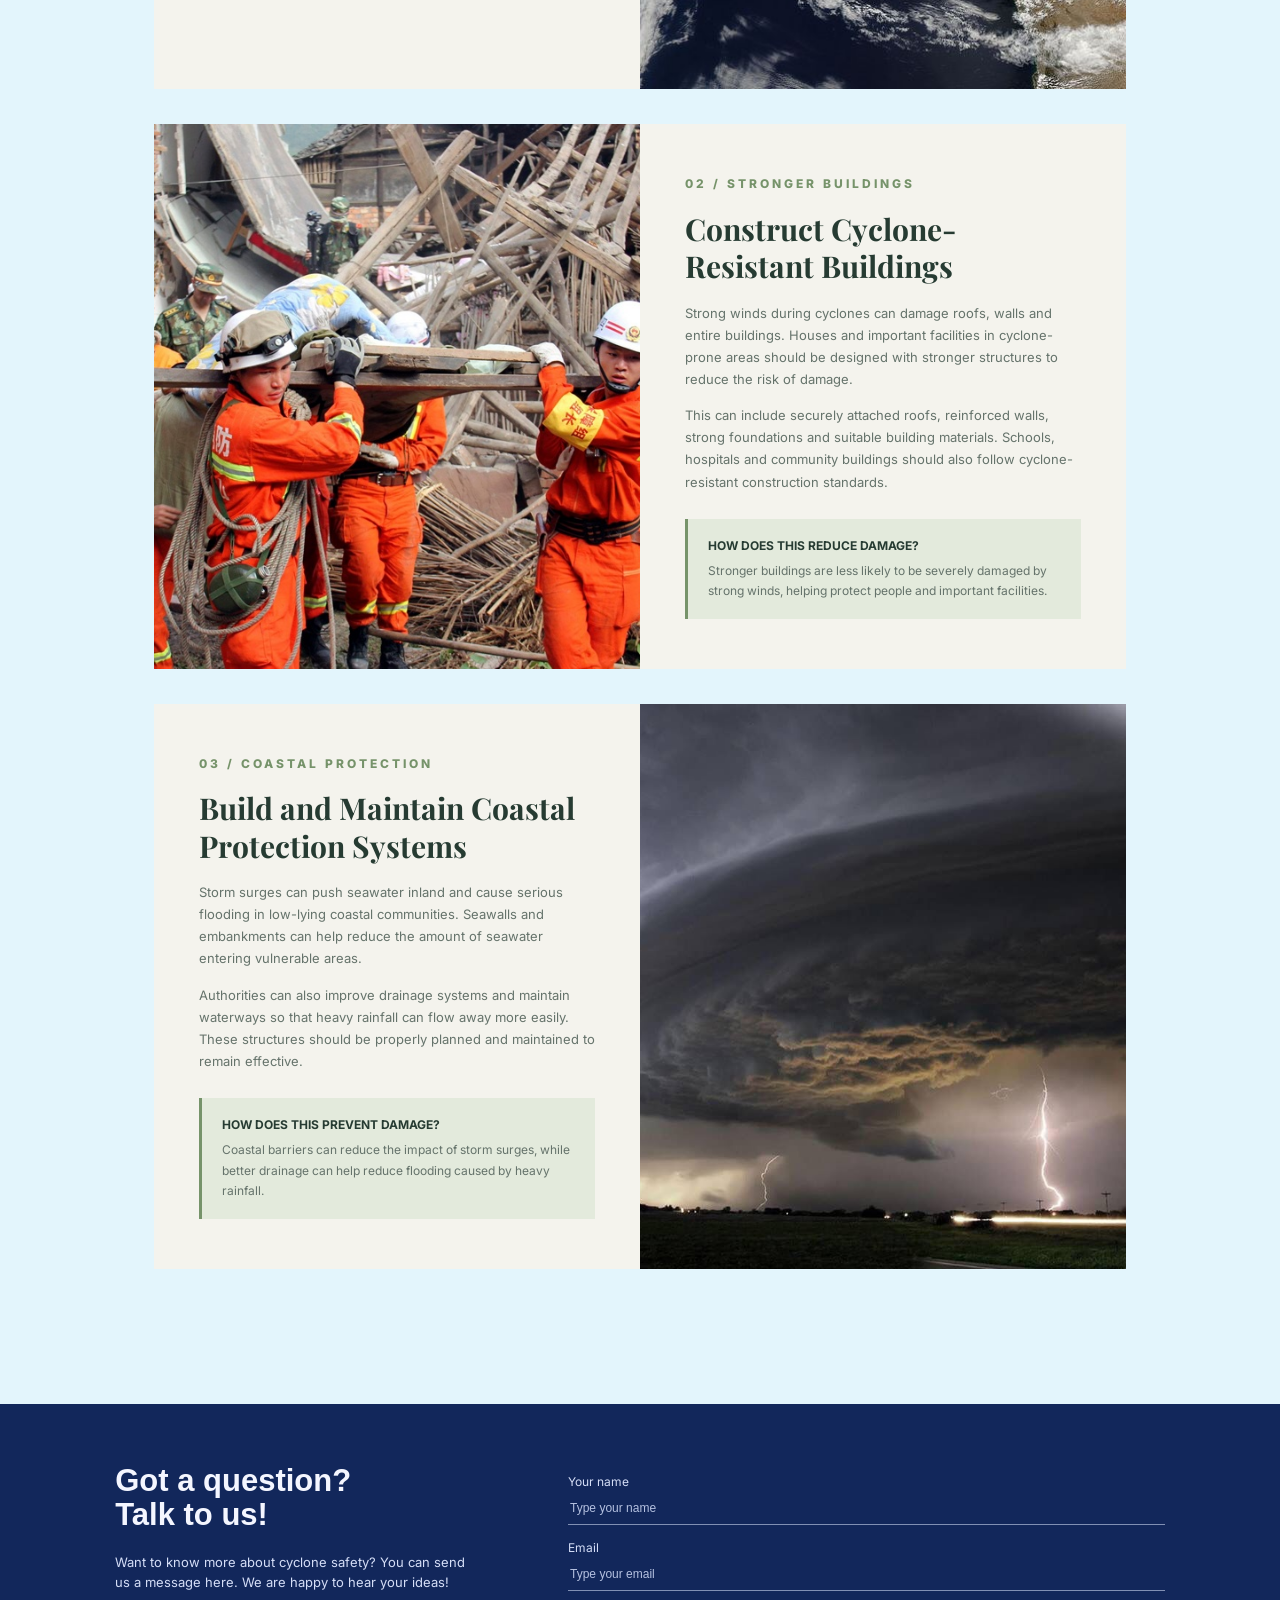
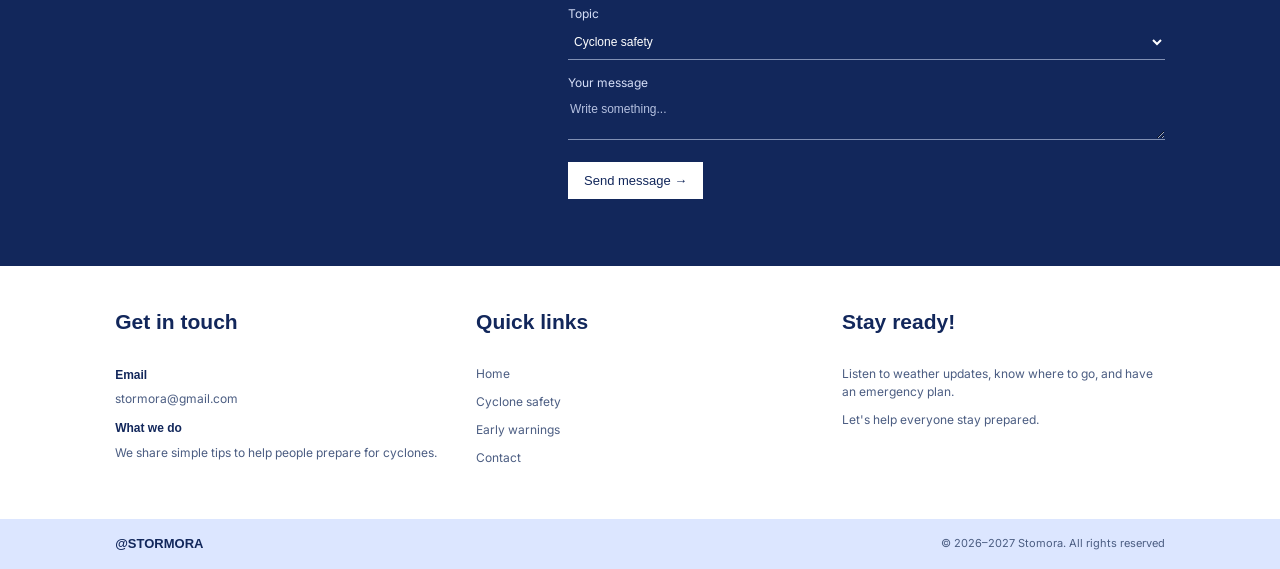
<file: prevention.html>
<!DOCTYPE html>
<html lang="en">
<head>
    <meta charset="UTF-8">
    <meta name="viewport" content="width=device-width, initial-scale=1.0">
    <title>Prevention - Stormora</title>
    <link href="https://fonts.googleapis.com/css2?family=Inter:wght@300;400;500;600;700;800&family=Playfair+Display:wght@500;600;700&display=swap" rel="stylesheet">
    <link rel="stylesheet" href="https://cdnjs.cloudflare.com/ajax/libs/font-awesome/6.4.0/css/all.min.css">
    <link rel="stylesheet" href="prevention.css">
    <link rel="icon" type="image/x-icon" href="icon.png">
</head>

<body>
    <header>
        <a href="index.html" class="logo-area">
            <div class="logo-text">
                <h1>Cyclone</h1>
                <span>Stormora</span>
            </div>
        </a>

        <nav>
            <ul>
                <li><a href="index.html">Homepage</a></li>
                <li><a href="aboutus.html">About Us</a></li>
                <li><a href="understanding.html">Understanding Cyclones</a></li>
                <li class="dropdown active">
                    <button class="dropbtn active" type="button">
                        Action &amp; Safety
                        <i class="fa-solid fa-chevron-down" style="font-size: 10px; margin-left: 4px;"></i>
                    </button>
                    <ul class="dropdown-menu">
                        <li><a href="warningsystem.html">Early Warning Systems</a></li>
                        <li><a href="cyclone_preparation.html">Disaster Preparation</a></li>
                        <li><a href="prevention.html">Prevention &amp; Risk Reduction</a></li>
                    </ul>
                </li>

                <li><a href="casestudy.html">Case Study (Myanmar)</a></li>
                <li><a href="takeaction.html">Take Action</a></li>

                <li class="search-container">
                    <button
                        type="button"
                        class="search-toggle"
                        id="searchToggle"
                        aria-label="Open page search"
                        aria-expanded="false">
                        <i class="fa-solid fa-magnifying-glass search-icon"></i>
                    </button>

                    <div class="search-panel" id="searchPanel">
                        <div class="search-input-wrapper">
                            <input
                                type="search"
                                id="pageSearch"
                                placeholder="Search pages..."
                                autocomplete="off"
                                aria-label="Search website pages">
                        </div>

                        <ul class="search-results" id="searchResults">
                            <li data-name="Homepage">
                                <a href="index.html">Homepage</a>
                            </li>
                            <li data-name="About Us">
                                <a href="aboutus.html">About Us</a>
                            </li>
                            <li data-name="Understanding Cyclones">
                                <a href="understanding.html">Understanding Cyclones</a>
                            </li>
                            <li data-name="Early Warning Systems">
                                <a href="warningsystem.html">Early Warning Systems</a>
                            </li>
                            <li data-name="Disaster Preparation">
                                <a href="cyclone_preparation.html">Disaster Preparation</a>
                            </li>
                            <li data-name="Prevention and Risk Reduction">
                                <a href="prevention.html">Prevention &amp; Risk Reduction</a>
                            </li>
                            <li data-name="Case Study Myanmar">
                                <a href="casestudy.html">Case Study (Myanmar)</a>
                            </li>
                            <li data-name="Take Action">
                                <a href="takeaction.html">Take Action</a>
                            </li>
                        </ul>

                        <p class="no-results" id="noResults">
                            No pages found.
                        </p>
                    </div>
                </li>
            </ul>
        </nav>
    </header>

    <section class="introduction">
        <div class="intro-image">
            <img src="cyclone5.jpg" alt="Natural landscape">
        </div>
        <div class="intro-text">
            <div class="eyebrow">WHY PREVENTION MATTERS</div>
            <h2>Reducing risks starts long before a cyclone arrives.</h2>
            <p>
                Coastal communities in Myanmar face risks from
                strong winds, storm surges and coastal erosion.
                These hazards can damage homes, farmland,
                roads and important infrastructure.
            </p>
            <p>
                Cyclone impact prevention focuses on reducing
                these risks through long-term improvements.
                Protecting natural barriers, strengthening
                coastal structures and managing land use
                can help limit future damage.
            </p>
            <div class="intro-line"></div>
        </div>
    </section>

    <section class="strategies" id="strategies">
        <div class="section-heading">
            <div>
                <div class="eyebrow">THREE KEY STRATEGIES</div>
                <h2>Building stronger protection against cyclones.</h2>
            </div>
            <p>
                These long-term solutions can reduce the vulnerability
                of coastal communities in cyclone-prone areas.
            </p>
        </div>

        <div class="strategy">
            <div class="strategy-image">
                <img src="nasa.jpg" alt="Forest and trees">
            </div>
            <div class="strategy-content">
                <div class="strategy-number">01 / NATURAL PROTECTION</div>
                <h3>Restore and Protect Mangrove Forests</h3>
                <p>
                    Mangrove forests act as natural barriers along coastlines.
                    Their thick roots help hold soil together, reduce coastal
                    erosion and slow down waves and storm surges before they
                    reach nearby villages.
                </p>
                <p>
                    In cyclone-prone areas of Myanmar, especially the
                    Ayeyarwady Delta, protecting existing mangroves and
                    replanting damaged areas can help strengthen natural
                    coastal protection. Cutting down mangroves should
                    also be controlled.
                </p>
                <div class="impact">
                    <strong>HOW DOES THIS PREVENT DAMAGE?</strong>
                    <p>
                        Mangroves can reduce wave energy and coastal erosion,
                        helping protect nearby homes, farmland and communities.
                    </p>
                </div>
            </div>
        </div>

        <div class="strategy">
            <div class="strategy-image">
                <img src="coll1.jpg" alt="Strong buildings and infrastructure">
            </div>

            <div class="strategy-content">
                <div class="strategy-number">02 / STRONGER BUILDINGS</div>
                <h3>Construct Cyclone-Resistant Buildings</h3>
                <p>
                    Strong winds during cyclones can damage roofs, walls
                    and entire buildings. Houses and important facilities
                    in cyclone-prone areas should be designed with stronger
                    structures to reduce the risk of damage.
                </p>
                <p>
                    This can include securely attached roofs, reinforced
                    walls, strong foundations and suitable building
                    materials. Schools, hospitals and community buildings
                    should also follow cyclone-resistant construction
                    standards.
                </p>
                <div class="impact">
                    <strong>HOW DOES THIS REDUCE DAMAGE?</strong>
                    <p>
                        Stronger buildings are less likely to be severely
                        damaged by strong winds, helping protect people
                        and important facilities.
                    </p>
                </div>
            </div>
        </div>

        <div class="strategy">
            <div class="strategy-image">
                <img src="thunder.jpg" alt="Green landscape">
            </div>
            <div class="strategy-content">
                <div class="strategy-number">03 / COASTAL PROTECTION</div>
                <h3>Build and Maintain Coastal Protection Systems</h3>
                <p>
                    Storm surges can push seawater inland and cause
                    serious flooding in low-lying coastal communities.
                    Seawalls and embankments can help reduce the amount
                    of seawater entering vulnerable areas.
                </p>
                <p>
                    Authorities can also improve drainage systems
                    and maintain waterways so that heavy rainfall
                    can flow away more easily. These structures
                    should be properly planned and maintained
                    to remain effective.
                </p>
                <div class="impact">
                    <strong>HOW DOES THIS PREVENT DAMAGE?</strong>
                    <p>
                        Coastal barriers can reduce the impact of storm surges,
                        while better drainage can help reduce flooding
                        caused by heavy rainfall.
                    </p>
                </div>
            </div>
        </div>
    </section>


 <section class="stormora-contact-page" id="contact">

        <div class="contact-top">

            <div class="contact-words">
                <h2>Got a question?<br>Talk to us!</h2>

                <p>
                    Want to know more about cyclone safety?
                    You can send us a message here. We are happy
                    to hear your ideas!
                </p>
            </div>

            <form class="contact-form" id="contact-form">

                <label for="name">Your name</label>
                <input
                    id="name"
                    type="text"
                    placeholder="Type your name"
                    required>

                <label for="email">Email</label>
                <input
                    id="email"
                    type="email"
                    placeholder="Type your email"
                    required>

                <label for="topic">Topic</label>
                <select id="topic">
                    <option>Cyclone safety</option>
                    <option>Warning systems</option>
                    <option>School project</option>
                    <option>Other</option>
                </select>

                <label for="message">Your message</label>
                <textarea
                    id="message"
                    rows="2"
                    placeholder="Write something..."
                    required></textarea>

                <button type="submit">Send message →</button>

                <p id="reply" aria-live="polite"></p>

            </form>

        </div>

        <div class="contact-bottom">

            <div>
                <h2>Get in touch</h2>

                <h4>Email</h4>
                <p>stormora@gmail.com</p>

                <h4>What we do</h4>
                <p>We share simple tips to help people prepare for cyclones.</p>
            </div>

            <div>
                <h2>Quick links</h2>

                <p><a href="index.html">Home</a></p>
                <p><a href="understanding.html">Cyclone safety</a></p>
                <p><a href="warningsystem.html">Early warnings</a></p>
                <p><a href="#contact-form">Contact</a></p>
            </div>

            <div class="last">
                <h2>Stay ready!</h2>

                <p>
                    Listen to weather updates, know where to go,
                    and have an emergency plan.
                </p>

                <p>Let's help everyone stay prepared.</p>
            </div>

        </div>

        <div class="contact-footer">
            <h3>@STORMORA</h3>
            <p>© 2026–2027 Stomora. All rights reserved</p>
        </div>

    </section>

    <script>
        const searchToggle = document.getElementById("searchToggle");
        const searchPanel = document.getElementById("searchPanel");
        const pageSearch = document.getElementById("pageSearch");
        const searchResults = document.getElementById("searchResults");

        searchToggle.addEventListener("click", function (event) {
            event.stopPropagation();

            const isOpen = searchPanel.classList.toggle("show");

            searchToggle.setAttribute("aria-expanded", isOpen);

            if (isOpen) {
                pageSearch.focus();
            } else {
                pageSearch.value = "";
                filterPages("");
            }
        });

        function filterPages(searchValue) {
            const pages = searchResults.querySelectorAll("li:not(.no-results)");
            let matches = 0;

            pages.forEach(function (page) {
                const pageName = page.textContent.toLowerCase();

                if (pageName.includes(searchValue)) {
                    page.style.display = "block";
                    matches++;
                } else {
                    page.style.display = "none";
                }
            });

            const oldMessage = searchResults.querySelector(".no-results");

            if (oldMessage) {
                oldMessage.remove();
            }

            if (matches === 0) {
                const message = document.createElement("li");
                message.className = "no-results";
                message.textContent = "No pages found.";
                searchResults.appendChild(message);
            }
        }

        pageSearch.addEventListener("input", function () {
            filterPages(pageSearch.value.toLowerCase().trim());
        });

        document.addEventListener("click", function (event) {
            if (!event.target.closest(".search-container")) {
                searchPanel.classList.remove("show");
                searchToggle.setAttribute("aria-expanded", "false");
            }
        });

        document.addEventListener("keydown", function (event) {
            if (event.key === "Escape") {
                searchPanel.classList.remove("show");
                searchToggle.setAttribute("aria-expanded", "false");
            }
        });

        const contactForm = document.getElementById("contact-form");
        const reply = document.getElementById("reply");

        contactForm.addEventListener("submit", function (event) {
            event.preventDefault();

            const name = document.getElementById("name").value.trim();

            reply.textContent = "Thanks " + name + "! Message received.";

            contactForm.reset();
        });
    </script>

</body>
</html>
</file>
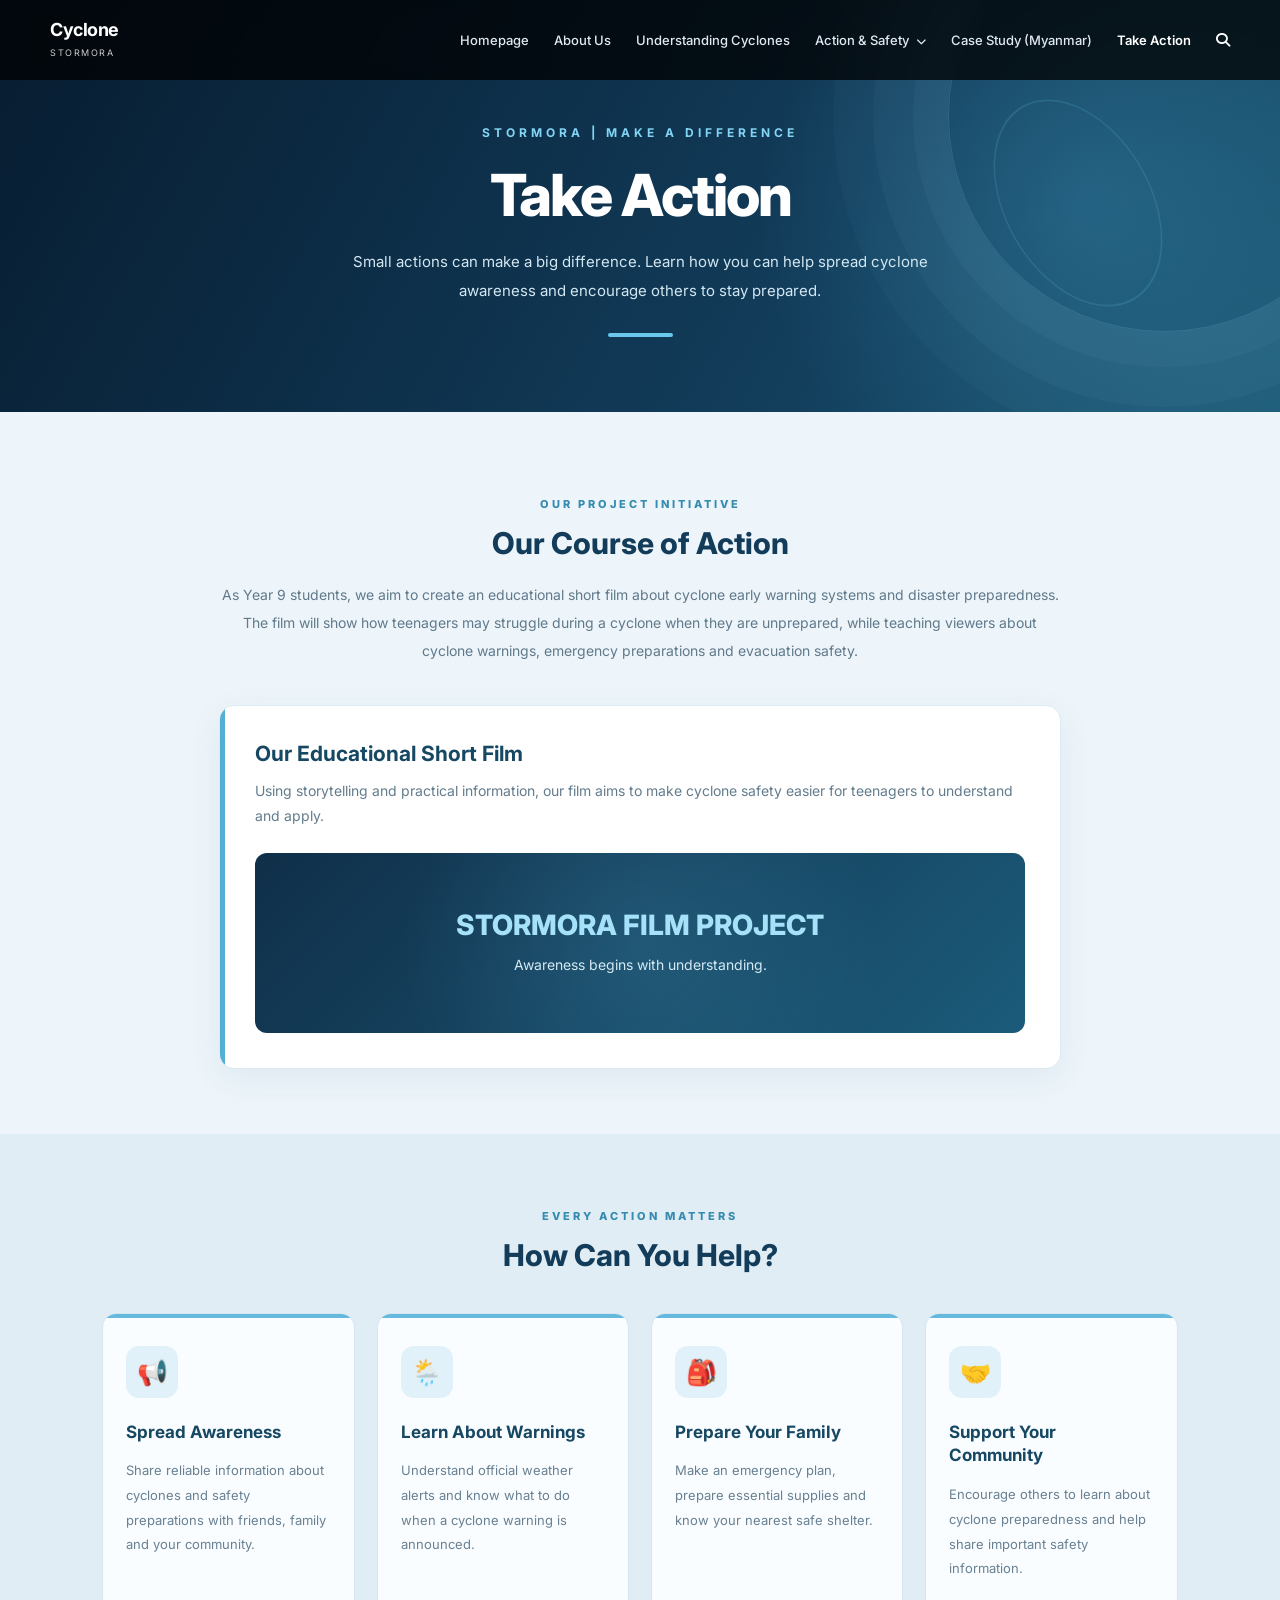
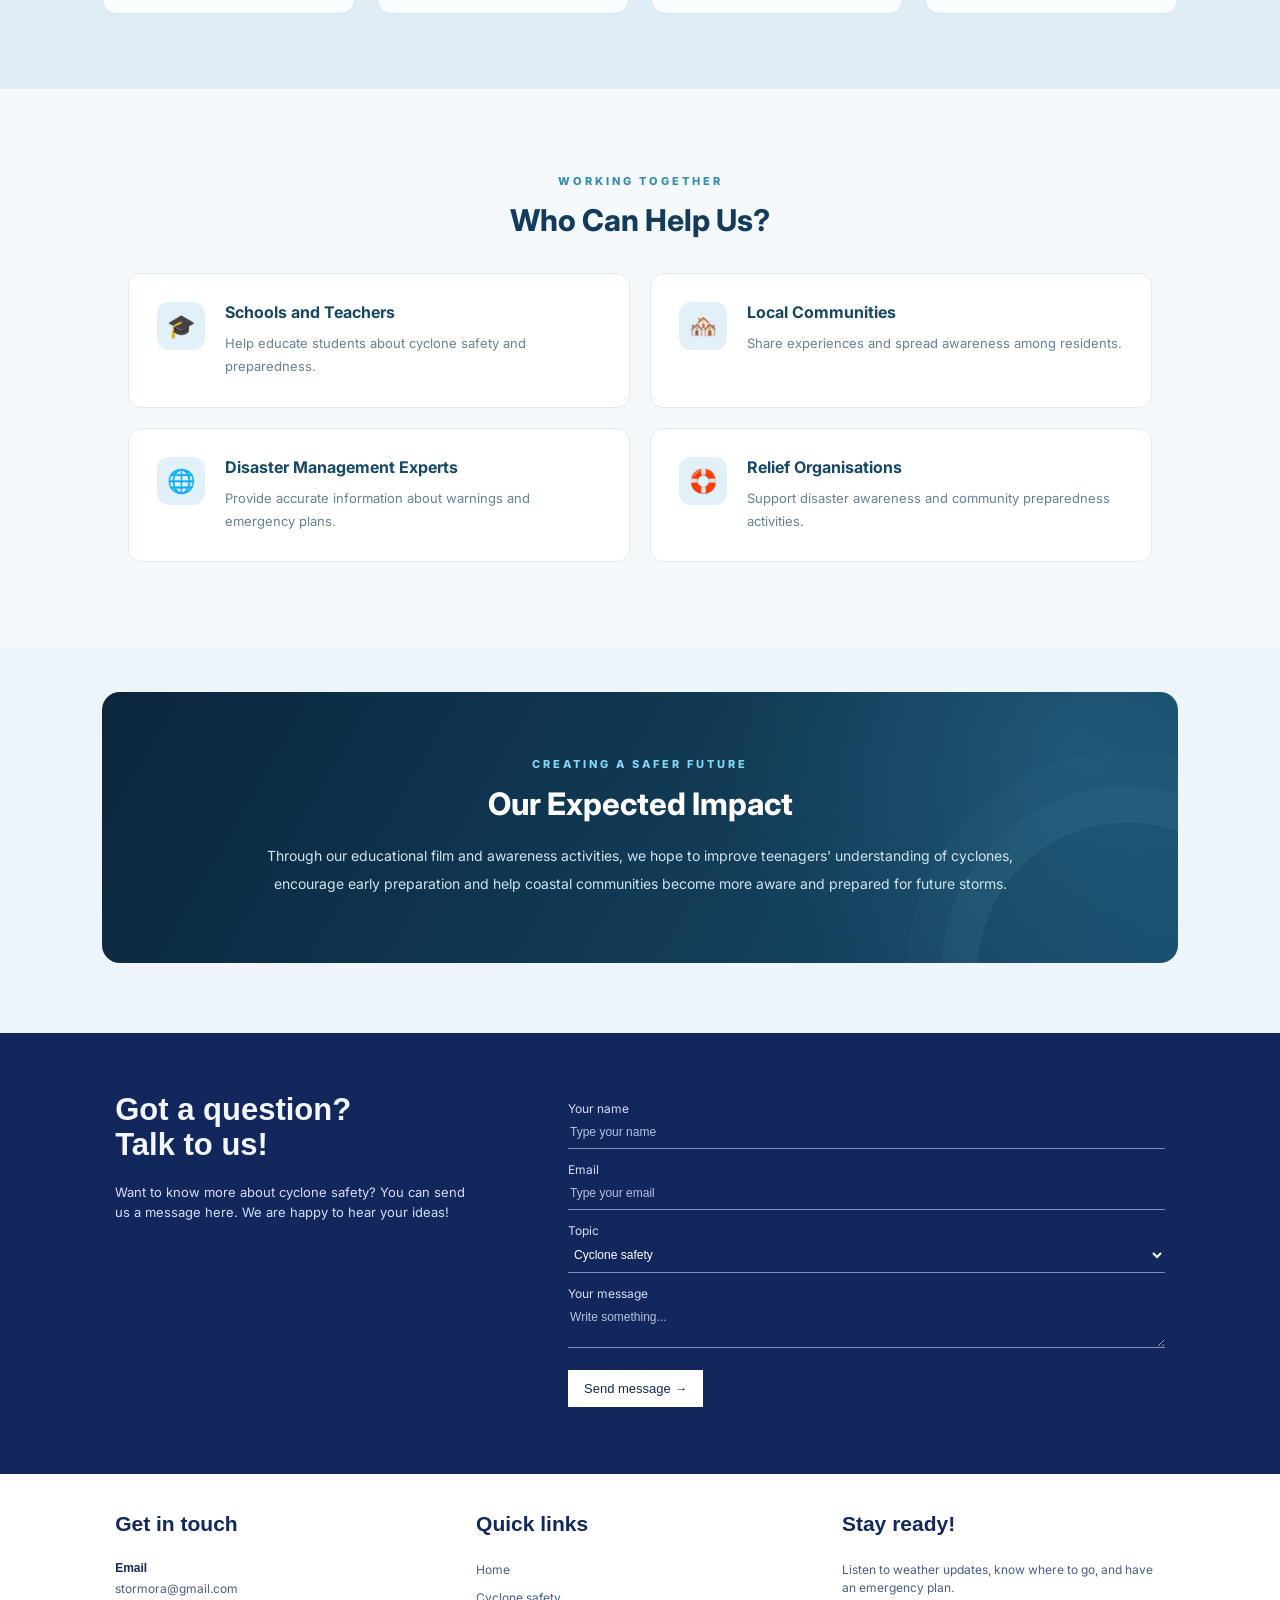
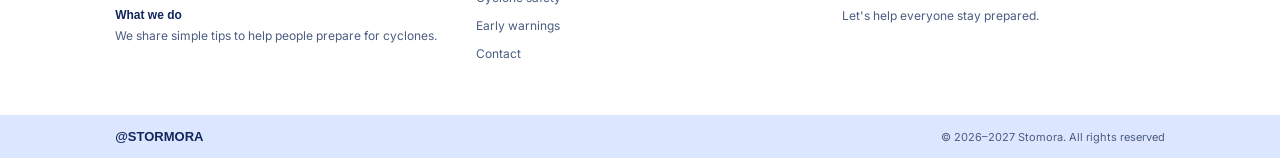
<file: takeaction.html>
<!DOCTYPE html>
<html lang="en">
<head>
    <meta charset="UTF-8">
    <meta name="viewport" content="width=device-width, initial-scale=1.0">
    <title>Take Action - Stormora</title>
    <link href="https://fonts.googleapis.com/css2?family=Inter:wght@300;400;500;600;700;800&display=swap" rel="stylesheet">
    <link rel="stylesheet" href="https://cdnjs.cloudflare.com/ajax/libs/font-awesome/6.4.0/css/all.min.css">
    <link rel="stylesheet" href="takeaction.css">
    <link rel="icon" type="image/x-icon" href="icon.png">
</head>

<body>
    <header>
        <a href="index.html" class="logo-area">
            <div class="logo-text">
                <h1>Cyclone</h1>
                <span>Stormora</span>
            </div>
        </a>

        <nav>
            <ul>
                <li><a href="index.html">Homepage</a></li>
                <li><a href="aboutus.html">About Us</a></li>
                <li><a href="understanding.html">Understanding Cyclones</a></li>

                <li class="dropdown">
                    <button class="dropbtn">
                        Action &amp; Safety
                        <i class="fa-solid fa-chevron-down" style="font-size: 10px; margin-left: 4px;"></i>
                    </button>

                    <ul class="dropdown-menu">
                        <li><a href="warningsystem.html">Early Warning Systems</a></li>
                        <li><a href="cyclone_preparation.html">Disaster Preparation</a></li>
                        <li><a href="prevention.html">Prevention &amp; Risk Reduction</a></li>
                    </ul>
                </li>

                <li><a href="casestudy.html">Case Study (Myanmar)</a></li>
                <li><a href="takeaction.html" class="active">Take Action</a></li>

                <!-- SEARCH BAR -->
                <li class="search-container">
                    <button type="button" class="search-toggle" id="searchToggle"
                        aria-label="Open page search" aria-expanded="false">
                        <i class="fa-solid fa-magnifying-glass search-icon"></i>
                    </button>

                    <div class="search-panel" id="searchPanel">
                        <div class="search-input-wrapper">
                            <input type="search" id="pageSearch"
                                placeholder="Search pages..."
                                autocomplete="off"
                                aria-label="Search website pages">
                        </div>

                        <ul class="search-results" id="searchResults">
                            <li data-name="Homepage"><a href="index.html">Homepage</a></li>
                            <li data-name="About Us"><a href="aboutus.html">About Us</a></li>
                            <li data-name="Understanding Cyclones"><a href="understanding.html">Understanding Cyclones</a></li>
                            <li data-name="Early Warning Systems"><a href="warningsystem.html">Early Warning Systems</a></li>
                            <li data-name="Disaster Preparation"><a href="cyclone_preparation.html">Disaster Preparation</a></li>
                            <li data-name="Prevention and Risk Reduction"><a href="prevention.html">Prevention &amp; Risk Reduction</a></li>
                            <li data-name="Case Study Myanmar"><a href="casestudy.html">Case Study (Myanmar)</a></li>
                            <li data-name="Take Action"><a href="takeaction.html">Take Action</a></li>
                        </ul>

                        <p class="no-results" id="noResults">No pages found.</p>
                    </div>
                </li>
            </ul>
        </nav>
    </header>

    <section id="action" class="take-action">
        <div class="action-heading">
            <div class="action-label">STORMORA | MAKE A DIFFERENCE</div>
            <h1>Take Action</h1>
            <p>
                Small actions can make a big difference.
                Learn how you can help spread cyclone awareness
                and encourage others to stay prepared.
            </p>

            <div class="heading-line"></div>
        </div>

        <div class="our-action">
            <div class="action-section-label">OUR PROJECT INITIATIVE</div>
            <h2>Our Course of Action</h2>

            <p>
                As Year 9 students, we aim to create an educational
                short film about cyclone early warning systems and
                disaster preparedness. The film will show how teenagers
                may struggle during a cyclone when they are unprepared,
                while teaching viewers about cyclone warnings,
                emergency preparations and evacuation safety.
            </p>

            <div class="film-box">
                <h3>Our Educational Short Film</h3>

                <p>
                    Using storytelling and practical information,
                    our film aims to make cyclone safety easier
                    for teenagers to understand and apply.
                </p>

                <div class="film-placeholder">
                    <span>STORMORA FILM PROJECT</span>
                    <p>Awareness begins with understanding.</p>
                </div>
            </div>
        </div>

        <div class="other-actions">
            <div class="action-section-label">EVERY ACTION MATTERS</div>

            <h2>How Can You Help?</h2>

            <div class="action-cards">
                <div class="action-card">
                    <div class="action-icon">📢</div>
                    <h3>Spread Awareness</h3>
                    <p>
                        Share reliable information about cyclones
                        and safety preparations with friends,
                        family and your community.
                    </p>
                </div>

                <div class="action-card">
                    <div class="action-icon">🌦️</div>
                    <h3>Learn About Warnings</h3>
                    <p>
                        Understand official weather alerts and
                        know what to do when a cyclone warning
                        is announced.
                    </p>
                </div>

                <div class="action-card">
                    <div class="action-icon">🎒</div>
                    <h3>Prepare Your Family</h3>
                    <p>
                        Make an emergency plan, prepare essential
                        supplies and know your nearest safe shelter.
                    </p>
                </div>

                <div class="action-card">
                    <div class="action-icon">🤝</div>
                    <h3>Support Your Community</h3>
                    <p>
                        Encourage others to learn about cyclone
                        preparedness and help share important
                        safety information.
                    </p>
                </div>
            </div>
        </div>

        <div class="stakeholders">
            <div class="action-section-label">WORKING TOGETHER</div>

            <h2>Who Can Help Us?</h2>

            <div class="stakeholder-list">
                <div class="stakeholder">
                    <div class="stakeholder-icon">🎓</div>
                    <div>
                        <h3>Schools and Teachers</h3>
                        <p>Help educate students about cyclone safety and preparedness.</p>
                    </div>
                </div>

                <div class="stakeholder">
                    <div class="stakeholder-icon">🏘️</div>
                    <div>
                        <h3>Local Communities</h3>
                        <p>Share experiences and spread awareness among residents.</p>
                    </div>
                </div>

                <div class="stakeholder">
                    <div class="stakeholder-icon">🌐</div>
                    <div>
                        <h3>Disaster Management Experts</h3>
                        <p>Provide accurate information about warnings and emergency plans.</p>
                    </div>
                </div>

                <div class="stakeholder">
                    <div class="stakeholder-icon">🛟</div>
                    <div>
                        <h3>Relief Organisations</h3>
                        <p>Support disaster awareness and community preparedness activities.</p>
                    </div>
                </div>
            </div>
        </div>

        <div class="action-impact">
            <div class="action-section-label">CREATING A SAFER FUTURE</div>

            <h2>Our Expected Impact</h2>

            <p>
                Through our educational film and awareness activities,
                we hope to improve teenagers' understanding of cyclones,
                encourage early preparation and help coastal communities
                become more aware and prepared for future storms.
            </p>
        </div>

    </section>

<section class="stormora-contact-page" id="contact">

        <div class="contact-top">

            <div class="contact-words">
                <h2>Got a question?<br>Talk to us!</h2>

                <p>
                    Want to know more about cyclone safety?
                    You can send us a message here. We are happy
                    to hear your ideas!
                </p>
            </div>

            <form class="contact-form" id="contact-form">

                <label for="name">Your name</label>
                <input
                    id="name"
                    type="text"
                    placeholder="Type your name"
                    required>

                <label for="email">Email</label>
                <input
                    id="email"
                    type="email"
                    placeholder="Type your email"
                    required>

                <label for="topic">Topic</label>
                <select id="topic">
                    <option>Cyclone safety</option>
                    <option>Warning systems</option>
                    <option>School project</option>
                    <option>Other</option>
                </select>

                <label for="message">Your message</label>
                <textarea
                    id="message"
                    rows="2"
                    placeholder="Write something..."
                    required></textarea>

                <button type="submit">Send message →</button>

                <p id="reply" aria-live="polite"></p>

            </form>

        </div>

        <div class="contact-bottom">

            <div>
                <h2>Get in touch</h2>

                <h4>Email</h4>
                <p>stormora@gmail.com</p>

                <h4>What we do</h4>
                <p>We share simple tips to help people prepare for cyclones.</p>
            </div>

            <div>
                <h2>Quick links</h2>

                <p><a href="index.html">Home</a></p>
                <p><a href="understanding.html">Cyclone safety</a></p>
                <p><a href="warningsystem.html">Early warnings</a></p>
                <p><a href="#contact-form">Contact</a></p>
            </div>

            <div class="last">
                <h2>Stay ready!</h2>

                <p>
                    Listen to weather updates, know where to go,
                    and have an emergency plan.
                </p>

                <p>Let's help everyone stay prepared.</p>
            </div>

        </div>

        <div class="contact-footer">
            <h3>@STORMORA</h3>
            <p>© 2026–2027 Stomora. All rights reserved</p>
        </div>

    </section>

    <script>
        const searchToggle = document.getElementById("searchToggle");
        const searchPanel = document.getElementById("searchPanel");
        const pageSearch = document.getElementById("pageSearch");
        const searchResults = document.getElementById("searchResults");

        searchToggle.addEventListener("click", function (event) {
            event.stopPropagation();

            const isOpen = searchPanel.classList.toggle("show");

            searchToggle.setAttribute("aria-expanded", isOpen);

            if (isOpen) {
                pageSearch.focus();
            } else {
                pageSearch.value = "";
                filterPages("");
            }
        });

        function filterPages(searchValue) {
            const pages = searchResults.querySelectorAll("li:not(.no-results)");
            let matches = 0;

            pages.forEach(function (page) {
                const pageName = page.textContent.toLowerCase();

                if (pageName.includes(searchValue)) {
                    page.style.display = "block";
                    matches++;
                } else {
                    page.style.display = "none";
                }
            });

            const oldMessage = searchResults.querySelector(".no-results");

            if (oldMessage) {
                oldMessage.remove();
            }

            if (matches === 0) {
                const message = document.createElement("li");
                message.className = "no-results";
                message.textContent = "No pages found.";
                searchResults.appendChild(message);
            }
        }

        pageSearch.addEventListener("input", function () {
            filterPages(pageSearch.value.toLowerCase().trim());
        });

        document.addEventListener("click", function (event) {
            if (!event.target.closest(".search-container")) {
                searchPanel.classList.remove("show");
                searchToggle.setAttribute("aria-expanded", "false");
            }
        });

        document.addEventListener("keydown", function (event) {
            if (event.key === "Escape") {
                searchPanel.classList.remove("show");
                searchToggle.setAttribute("aria-expanded", "false");
            }
        });

        const contactForm = document.getElementById("contact-form");
        const reply = document.getElementById("reply");

        contactForm.addEventListener("submit", function (event) {
            event.preventDefault();

            const name = document.getElementById("name").value.trim();

            reply.textContent = "Thanks " + name + "! Message received.";

            contactForm.reset();
        });
    </script>

</body>
</html>
</file>
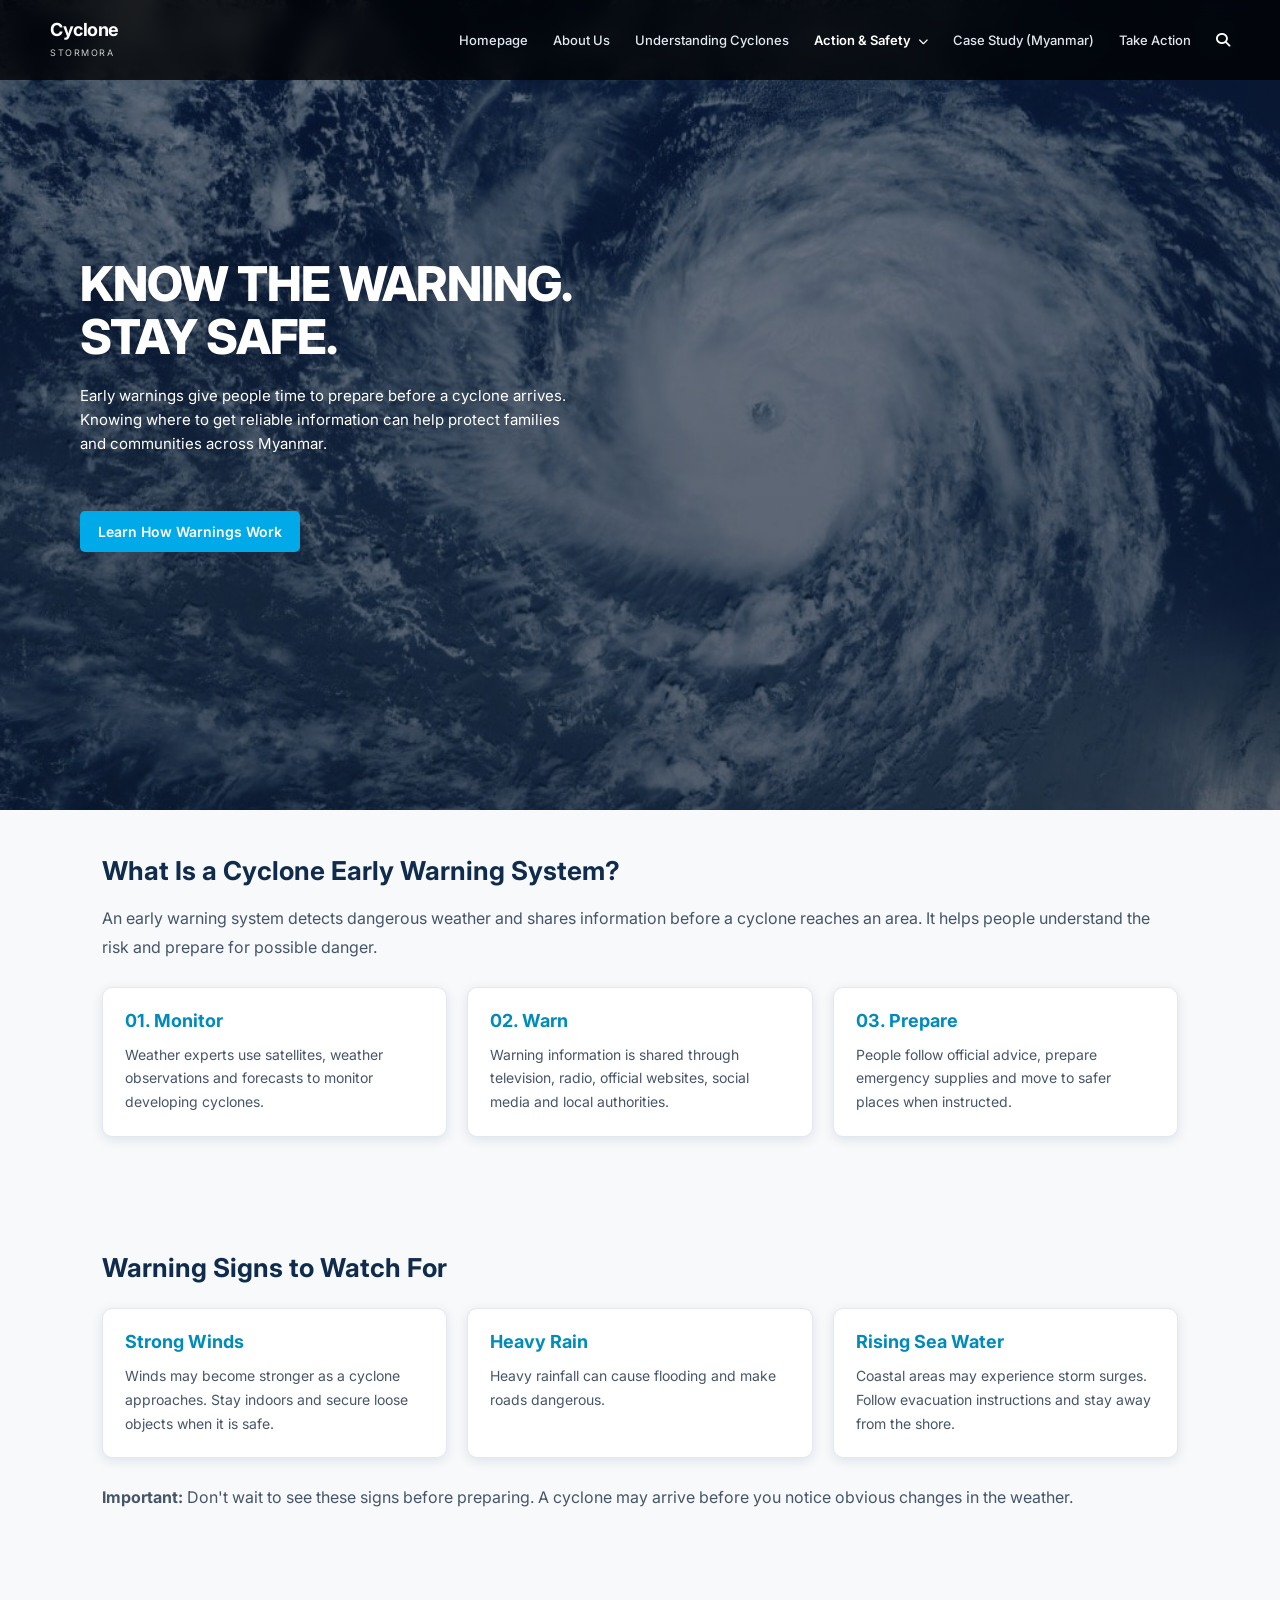
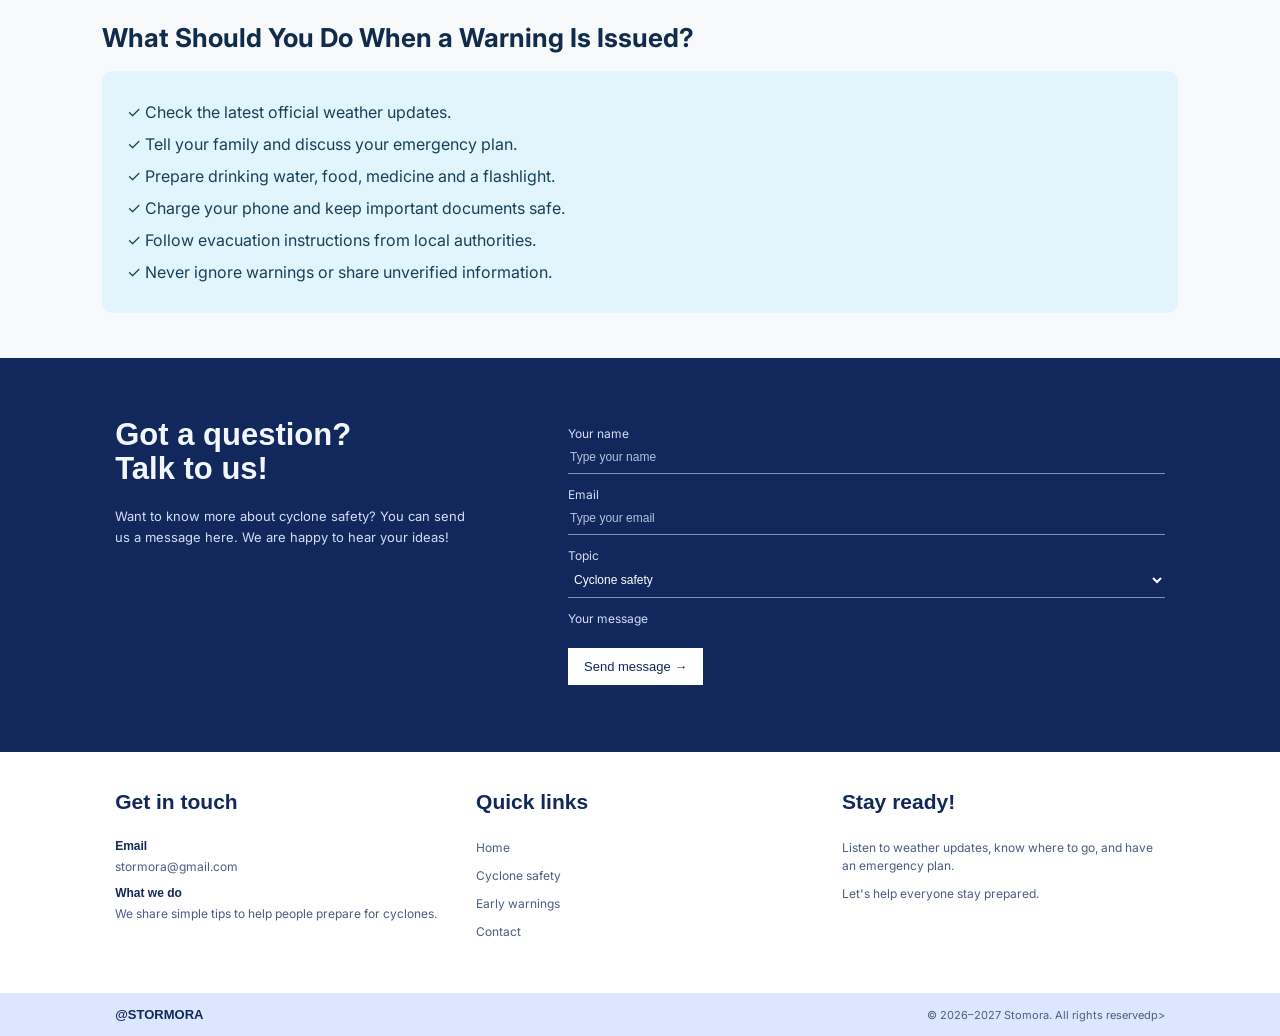
<file: warningsystem.html>
<!DOCTYPE html>
<html lang="en">
<head>
    <meta charset="UTF-8">
    <meta name="viewport" content="width=device-width, initial-scale=1.0">
    <title>Early Warning System - Stormora</title>
    <link href="https://fonts.googleapis.com/css2?family=Inter:wght@300;400;500;600;700;800&display=swap" rel="stylesheet">
    <link rel="stylesheet" href="https://cdnjs.cloudflare.com/ajax/libs/font-awesome/6.4.0/css/all.min.css">
    <link rel="stylesheet" href="warningsystem.css">
    <link rel="icon" type="image/x-icon" href="icon.png">
</head>
 
<body>
    <header>
        <a href="index.html" class="logo-area">
            <div class="logo-text">
                <h1>Cyclone</h1>
                <span>Stormora</span>
            </div>
        </a>
 
        <nav>
            <ul>
                <li>
                    <a href="index.html">Homepage</a>
                </li>
                <li>
                    <a href="aboutus.html">About Us</a>
                </li>
                <li>
                    <a href="understanding.html">Understanding Cyclones</a>
                </li>
                <li class="dropdown active">
                    <button class="dropbtn active" type="button">
                        Action &amp; Safety
                        <i class="fa-solid fa-chevron-down"
                           style="font-size: 10px; margin-left: 4px;"></i>
                    </button>
 
                    <ul class="dropdown-menu">
                        <li>
                            <a href="warningsystem.html">
                                Early Warning Systems
                            </a>
                        </li>
                        <li>
                            <a href="cyclone_preparation.html">
                                Disaster Preparation
                            </a>
                        </li>
                        <li>
                            <a href="prevention.html">
                                Prevention &amp; Risk Reduction
                            </a>
                        </li>
                    </ul>
                </li>
 
                <li>
                    <a href="casestudy.html">Case Study (Myanmar)</a>
                </li>
                <li>
                    <a href="takeaction.html">Take Action</a>
                </li>
 
                <li class="search-container">
                    <button
                        type="button"
                        class="search-toggle"
                        id="searchToggle"
                        aria-label="Open page search"
                        aria-expanded="false">
                        <i class="fa-solid fa-magnifying-glass search-icon"></i>
                    </button>
 
                    <div class="search-panel" id="searchPanel">
                        <div class="search-input-wrapper">
                            <input
                                type="search"
                                id="pageSearch"
                                placeholder="Search pages..."
                                autocomplete="off"
                                aria-label="Search website pages">
                        </div>
 
                        <ul class="search-results" id="searchResults">
                            <li data-name="Homepage">
                                <a href="index.html">Homepage</a>
                            </li>
                            <li data-name="About Us">
                                <a href="aboutus.html">About Us</a>
                            </li>
                            <li data-name="Understanding Cyclones">
                                <a href="understanding.html">Understanding Cyclones</a>
                            </li>
                            <li data-name="Early Warning Systems">
                                <a href="warningsystem.html">Early Warning Systems</a>
                            </li>
                            <li data-name="Disaster Preparation">
                                <a href="cyclone_preparation.html">Disaster Preparation</a>
                            </li>
                            <li data-name="Prevention and Risk Reduction">
                                <a href="prevention.html">Prevention &amp; Risk Reduction</a>
                            </li>
                            <li data-name="Case Study Myanmar">
                                <a href="casestudy.html">Case Study (Myanmar)</a>
                            </li>
                            <li data-name="Take Action">
                                <a href="takeaction.html">Take Action</a>
                            </li>
                        </ul>
 
                        <p class="no-results" id="noResults">
                            No pages found.
                        </p>
                    </div>
                </li>
            </ul>
        </nav>
    </header>
 
    <section class="hero">
        <div>
            <h1>KNOW THE WARNING.<br>STAY SAFE.</h1>
            <p>
                Early warnings give people time to prepare before a cyclone
                arrives. Knowing where to get reliable information can help
                protect families and communities across Myanmar.
            </p>
            <button class="button" onclick="document.getElementById('warningSigns').scrollIntoView({behavior: 'smooth'})">
    Learn How Warnings Work
</button>
        </div>
    </section>
 
    <section class="content" id="warning">
        <h2>What Is a Cyclone Early Warning System?</h2>
        <p>
            An early warning system detects dangerous weather and shares
            information before a cyclone reaches an area. It helps people
            understand the risk and prepare for possible danger.
        </p>
        <div class="cards">
            <div class="card">
                <h3>01. Monitor</h3>
                <p>
                    Weather experts use satellites, weather observations
                    and forecasts to monitor developing cyclones.
                </p>
            </div>
            <div class="card">
                <h3>02. Warn</h3>
                <p>
                    Warning information is shared through television,
                    radio, official websites, social media and local
                    authorities.
                </p>
            </div>
            <div class="card">
                <h3>03. Prepare</h3>
                <p>
                    People follow official advice, prepare emergency
                    supplies and move to safer places when instructed.
                </p>
            </div>
        </div>
 
        <div id="message">
            <h3>Remember: Time to Prepare Saves Lives</h3>
            <p>
                In Myanmar, check cyclone forecasts and official warnings
                from the Department of Meteorology and Hydrology (DMH).
                Do not depend on rumours or unverified social media posts.
            </p>
        </div>
    </section>
 
    <section class="content" id="warningSigns">
    <h2>Warning Signs to Watch For</h2>
        <div class="cards">
            <div class="card">
                <h3>Strong Winds</h3>
                <p>
                    Winds may become stronger as a cyclone approaches.
                    Stay indoors and secure loose objects when it is safe.
                </p>
            </div>
            <div class="card">
                <h3>Heavy Rain</h3>
                <p>
                    Heavy rainfall can cause flooding and make roads
                    dangerous.
                </p>
            </div>
            <div class="card">
                <h3>Rising Sea Water</h3>
                <p>
                    Coastal areas may experience storm surges. Follow
                    evacuation instructions and stay away from the shore.
                </p>
            </div>
        </div>
 
        <p>
            <strong>Important:</strong> Don't wait to see these signs
            before preparing. A cyclone may arrive before you notice
            obvious changes in the weather.
        </p>
    </section>
 
    <section class="content">
        <h2>What Should You Do When a Warning Is Issued?</h2>
        <div class="steps">
            <p>✓ Check the latest official weather updates.</p>
            <p>✓ Tell your family and discuss your emergency plan.</p>
            <p>✓ Prepare drinking water, food, medicine and a flashlight.</p>
            <p>✓ Charge your phone and keep important documents safe.</p>
            <p>✓ Follow evacuation instructions from local authorities.</p>
            <p>✓ Never ignore warnings or share unverified information.</p>
        </div>
    </section>
 
 <section class="stormora-contact-page" id="contact">
 
        <div class="contact-top">
 
            <div class="contact-words">
                <h2>Got a question?<br>Talk to us!</h2>
 
                <p>
                    Want to know more about cyclone safety?
                    You can send us a message here. We are happy
                    to hear your ideas!
                </p>
            </div>
 
            <form class="contact-form" id="contact-form">
 
                <label for="name">Your name</label>
                <input
                    id="name"
                    type="text"
                    placeholder="Type your name"
                    required>
 
                <label for="email">Email</label>
                <input
                    id="email"
                    type="email"
                    placeholder="Type your email"
                    required>
 
                <label for="topic">Topic</label>
                <select id="topic">
                    <option>Cyclone safety</option>
                    <option>Warning systems</option>
                    <option>School project</option>
                    <option>Other</option>
                </select>
 
                <label for="message">Your message</label>
                <textarea
                    id="message"
                    rows="2"
                    placeholder="Write something..."
                    required></textarea>
 
                <button type="submit">Send message →</button>
 
                <p id="reply" aria-live="polite"></p>
 
            </form>
 
        </div>
 
        <div class="contact-bottom">
 
            <div>
                <h2>Get in touch</h2>
 
                <h4>Email</h4>
                <p>stormora@gmail.com</p>
 
                <h4>What we do</h4>
                <p>We share simple tips to help people prepare for cyclones.</p>
            </div>
 
            <div>
                <h2>Quick links</h2>
 
                <p><a href="index.html">Home</a></p>
                <p><a href="understanding.html">Cyclone safety</a></p>
                <p><a href="warningsystem.html">Early warnings</a></p>
                <p><a href="#contact-form">Contact</a></p>
            </div>
 
            <div class="last">
                <h2>Stay ready!</h2>
 
                <p>
                    Listen to weather updates, know where to go,
                    and have an emergency plan.
                </p>
 
                <p>Let's help everyone stay prepared.</p>
            </div>
 
        </div>
 
        <div class="contact-footer">
            <h3>@STORMORA</h3>
            <p>© 2026–2027 Stomora. All rights reservedp>
        </div>
 
    </section>
 
    <script>
        const searchToggle = document.getElementById("searchToggle");
        const searchPanel = document.getElementById("searchPanel");
        const pageSearch = document.getElementById("pageSearch");
        const searchResults = document.getElementById("searchResults");
 
        searchToggle.addEventListener("click", function (event) {
            event.stopPropagation();
 
            const isOpen = searchPanel.classList.toggle("show");
 
            searchToggle.setAttribute("aria-expanded", isOpen);
 
            if (isOpen) {
                pageSearch.focus();
            } else {
                pageSearch.value = "";
                filterPages("");
            }
        });
 
        function filterPages(searchValue) {
            const pages = searchResults.querySelectorAll("li:not(.no-results)");
            let matches = 0;
 
            pages.forEach(function (page) {
                const pageName = page.textContent.toLowerCase();
 
                if (pageName.includes(searchValue)) {
                    page.style.display = "block";
                    matches++;
                } else {
                    page.style.display = "none";
                }
            });
 
            const oldMessage = searchResults.querySelector(".no-results");
 
            if (oldMessage) {
                oldMessage.remove();
            }
 
            if (matches === 0) {
                const message = document.createElement("li");
                message.className = "no-results";
                message.textContent = "No pages found.";
                searchResults.appendChild(message);
            }
        }
 
        pageSearch.addEventListener("input", function () {
            filterPages(pageSearch.value.toLowerCase().trim());
        });
 
        document.addEventListener("click", function (event) {
            if (!event.target.closest(".search-container")) {
                searchPanel.classList.remove("show");
                searchToggle.setAttribute("aria-expanded", "false");
            }
        });
 
        document.addEventListener("keydown", function (event) {
            if (event.key === "Escape") {
                searchPanel.classList.remove("show");
                searchToggle.setAttribute("aria-expanded", "false");
            }
        });
 
        const contactForm = document.getElementById("contact-form");
        const reply = document.getElementById("reply");
 
        contactForm.addEventListener("submit", function (event) {
            event.preventDefault();
 
            const name = document.getElementById("name").value.trim();
 
            reply.textContent = "Thanks " + name + "! Message received.";
 
            contactForm.reset();
        });
    </script>
 
</body>
</html>
</file>
<file: index.css>
* {
            margin: 0;
            padding: 0;
            box-sizing: border-box;
            font-family: 'Inter', sans-serif;
        }

        html { scroll-behavior: smooth; }

        body {
            background: #fff;
            color: #333;
            overflow-x: hidden;
        }

        header {
            position: fixed;
            top: 0;
            left: 0;
            width: 100%;
            display: flex;
            justify-content: space-between;
            align-items: center;
            padding: 20px 50px;
            z-index: 1000;
            background: rgba(0, 0, 0, 0.75);
            backdrop-filter: blur(10px);
            -webkit-backdrop-filter: blur(10px);
        }

        .logo-area {
            display: flex;
            align-items: center;
            gap: 12px;
            color: #fff;
            text-decoration: none;
            flex-shrink: 0;
        }

        .logo-text h1 {
            font-size: 18px;
            font-weight: 700;
            letter-spacing: -0.5px;
            line-height: 1.1;
        }

        .logo-text span {
            font-size: 9px;
            letter-spacing: 1.5px;
            text-transform: uppercase;
            color: #ccc;
        }

        nav { margin-left: 60px; }

        nav ul {
            display: flex;
            list-style: none;
            gap: 25px;
            align-items: center;
        }

        nav ul li {
            flex-shrink: 0;
            position: relative;
        }

        nav ul li a,
        nav ul li .dropbtn {
            position: relative;
            display: inline-block;
            color: #e2e8f0;
            text-decoration: none;
            font-size: 13px;
            font-weight: 500;
            padding: 8px 0;
            transition: color 0.3s ease;
            background: none;
            border: none;
            cursor: pointer;
        }

        nav ul li > a::after,
        nav ul li > .dropbtn::after {
            content: "";
            position: absolute;
            left: 0;
            bottom: 0;
            width: 100%;
            height: 3px;
            background: #00d2ff;
            border-radius: 10px;
            transform: scaleX(0);
            transform-origin: left;
            transition: transform 0.3s ease;
        }

        nav ul li > a:hover::after,
        nav ul li > a:active::after,
        nav ul li > .dropbtn:hover::after,
        nav ul li > .dropbtn:active::after,
        nav ul li > a:focus-visible::after,
        nav ul li > .dropbtn:focus-visible::after {
            transform: scaleX(1);
        }

        nav ul li > a.active::after,
        nav ul li > .dropbtn.active::after {
            transform: scaleX(0);
        }

        nav ul li a:hover,
        nav ul li .dropbtn:hover {
            color: #fff;
        }

        nav ul li a.active,
        nav ul li .dropbtn.active {
            color: #fff;
            font-weight: 600;
        }

        .dropdown-menu {
            display: none;
            position: absolute;
            top: 100%;
            left: 0;
            min-width: 210px;
            background: rgba(15, 23, 42, 0.95);
            backdrop-filter: blur(10px);
            border: 1px solid rgba(255, 255, 255, 0.1);
            border-radius: 8px;
            padding: 8px 0;
            box-shadow: 0 10px 25px rgba(0, 0, 0, 0.3);
            z-index: 1001;
            list-style: none;
        }

        .dropdown:hover .dropdown-menu { display: block; }

        .dropdown-menu li { width: 100%; }

        .dropdown-menu li a {
            display: block;
            padding: 10px 18px;
            font-size: 13px;
            color: #cbd5e1;
            text-decoration: none;
            transition: background 0.2s, color 0.2s;
            white-space: nowrap;
        }

        .dropdown-menu li a::after { display: none; }

        .dropdown-menu li a:hover {
            background: rgba(255, 255, 255, 0.1);
            color: #00d2ff;
        }

        /* SEARCH BAR */

        .search-container { position: relative; }

        .search-toggle {
            background: none;
            border: none;
            padding: 8px;
            cursor: pointer;
        }

        .search-icon {
            color: #fff;
            cursor: pointer;
            font-size: 14px;
            transition: color 0.3s ease;
        }

        .search-icon:hover { color: #00d2ff; }

        .search-panel {
            display: none;
            position: absolute;
            top: 45px;
            right: 0;
            width: 270px;
            max-width: calc(100vw - 30px);
            padding: 15px;
            background: rgba(8, 25, 43, 0.97);
            border: 1px solid rgba(0, 210, 255, 0.25);
            border-radius: 12px;
            box-shadow: 0 12px 30px rgba(0, 0, 0, 0.3);
            backdrop-filter: blur(12px);
            -webkit-backdrop-filter: blur(12px);
            z-index: 2000;
        }

        .search-panel.show { display: block; }

        .search-input-wrapper {
            display: flex;
            align-items: center;
            background: rgba(255, 255, 255, 0.1);
            border: 1px solid rgba(255, 255, 255, 0.2);
            border-radius: 7px;
            padding: 0 12px;
            margin-bottom: 10px;
        }

        .search-input-wrapper input {
            width: 100%;
            padding: 11px 0;
            background: transparent;
            border: none;
            outline: none;
            color: #fff;
            font-size: 12px;
        }

        .search-input-wrapper input::placeholder {
            color: #aab7c5;
        }

        .search-results {
            list-style: none;
            display: flex;
            flex-direction: column;
            align-items: stretch;
            gap: 3px;
            max-height: 280px;
            overflow-y: auto;
        }

        .search-results li {
            width: 100%;
            text-align: left;
        }

        .search-results li a {
            display: block;
            width: 100%;
            padding: 10px 8px;
            border-radius: 6px;
            color: #e2e8f0;
            text-decoration: none;
            text-align: left;
            font-size: 12px;
            transition: background 0.2s, color 0.2s;
        }

        .search-results li a:hover {
            background: rgba(255, 255, 255, 0.1);
            color: #00d2ff;
        }

        .no-results {
            display: none;
            color: #aab7c5;
            font-size: 12px;
            padding: 10px 8px;
            text-align: left;
        }

        /* HERO SECTION */

        .hero-wrapper {
            width: 100%;
            height: 100vh;
            min-height: 600px;
            padding: 0 !important;
            margin: 0 !important;
            position: relative;
            top: 0;
        }

        .hero {
            position: relative;
            width: 100%;
            height: 100%;
            min-height: 600px;
            margin: 0;
            padding: 60px 8%;
            overflow: hidden;
            display: flex;
            align-items: center;
            border-radius: 0;
            color: #202b35;

            background:
                linear-gradient(
                    90deg,
                    rgba(246, 244, 248, 0.94) 0%,
                    rgba(246, 241, 248, 0.78) 35%,
                    rgba(239, 229, 245, 0.15) 75%,
                    transparent 100%
                ),
                url('cyclone1.jpg') center center / cover no-repeat;
        }

        .hero-content {
            max-width: 550px;
            position: relative;
            z-index: 2;
        }

        .hero-tag {
            font-size: 11px;
            text-transform: uppercase;
            letter-spacing: 3px;
            color: #64727c;
            margin-bottom: 24px;
            font-weight: 600;
        }

        .hero h2 {
            font-family: 'Inter', sans-serif;
            font-size: 48px;
            font-weight: 800;
            line-height: 1.1;
            margin-bottom: 24px;
            letter-spacing: -1px;
            color: #18242d;
        }

        .hero p {
            font-size: 15px;
            color: #4c5962;
            line-height: 1.9;
            margin-bottom: 28px;
            max-width: 500px;
        }

        .hero-buttons {
            display: flex;
            gap: 12px;
            flex-wrap: wrap;
        }

        .btn {
            padding: 11px 21px;
            border-radius: 4px;
            font-size: 13px;
            font-weight: 700;
            text-decoration: none;
            display: inline-flex;
            align-items: center;
            gap: 9px;
            border: none;
            cursor: pointer;
            transition: all 0.3s ease;
        }

        .btn:hover {
            transform: translateY(-2px);
            opacity: 0.9;
        }

        .btn-blue { background-color: #6EACDA; color: #fff; }
        .btn-orange { background-color: #EB895B; color: #fff; }
        .btn-green { background-color: #89A482; color: #fff; }
        .btn-dark { background-color: #AEC4D4; color: #fff; }

        .hero-card {
            position: absolute;
            right: 5%;
            bottom: 35px;
            background: rgba(255, 255, 255, 0.82);
            backdrop-filter: blur(15px);
            -webkit-backdrop-filter: blur(15px);
            border: 1px solid rgba(255, 255, 255, 0.65);
            padding: 20px;
            border-radius: 8px;
            width: 315px;
            z-index: 3;
            box-shadow: 0 10px 30px rgba(35, 48, 60, 0.08);
        }

        .hero-card-top {
            display: flex;
            align-items: center;
            gap: 13px;
            margin-bottom: 17px;
            padding-bottom: 13px;
            border-bottom: 1px solid rgba(70, 85, 100, 0.15);
        }

        .hero-card-top i { font-size: 27px; color: #528db5; }

        .hero-card-top p {
            font-size: 11px;
            color: #35434c;
            margin: 0;
            line-height: 1.5;
        }

        .hero-card-bottom {
            display: flex;
            justify-content: space-between;
            text-align: center;
        }

        .card-stat {
            font-size: 9px;
            color: #64727c;
            display: flex;
            flex-direction: column;
            gap: 7px;
            align-items: center;
        }

        .card-stat i { font-size: 15px; color: #354d60; }

        /* INFO BAR */

        .info-bar {
            display: grid;
            grid-template-columns: repeat(4, 1fr);
            gap: 1px;
            background-color: #e2e8f0;
            border-bottom: 1px solid #cbd5e1;
        }

        .info-item {
            background: #f8fafc;
            padding: 25px 30px;
            display: flex;
            gap: 15px;
            align-items: flex-start;
        }

        .info-item i {
            font-size: 24px;
            color: #0284c7;
            margin-top: 3px;
        }

        .info-item h4 {
            font-size: 14px;
            font-weight: 700;
            color: #1e293b;
            margin-bottom: 5px;
        }

        .info-item p {
            font-size: 12px;
            color: #64748b;
            line-height: 1.5;
        }

        /* ABOUT SECTION */

        .about-section {
            padding: 70px 80px;
            background: #0a192f;
            display: grid;
            grid-template-columns: 1fr 1fr;
            gap: 50px;
            align-items: center;
        }

        .about-text .section-tag {
            font-size: 11px;
            font-weight: 700;
            text-transform: uppercase;
            letter-spacing: 1.5px;
            color: #a5d8ff;
            margin-bottom: 10px;
        }

        .about-text h3 {
            font-family: 'Playfair Display', serif;
            font-size: 38px;
            font-weight: 600;
            color: #ffffff;
            margin-bottom: 8px;
        }

        .about-text h4 {
            font-size: 20px;
            font-weight: 600;
            color: #dbeafe;
            margin-bottom: 20px;
        }

        .about-text p {
            font-size: 14px;
            color: #e2eaf3;
            line-height: 1.6;
            margin-bottom: 25px;
        }

        .about-image {
            position: relative;
            border-radius: 12px;
            overflow: hidden;
            box-shadow: 0 10px 25px rgba(0, 0, 0, 0.08);
        }

        .about-image img {
            width: 100%;
            height: 100%;
            object-fit: cover;
            display: block;
        }

        /* TOPICS SECTION */

        .topics-section {
            padding: 60px 80px;
            background: #f8fafc;
        }

        .topics-header {
            text-align: center;
            margin-bottom: 40px;
        }

        .topics-header span {
            font-size: 11px;
            font-weight: 700;
            letter-spacing: 1.5px;
            text-transform: uppercase;
            color: #64748b;
        }

        .topics-grid {
            display: grid;
            grid-template-columns: repeat(5, 1fr);
            gap: 20px;
        }

        .topic-card {
            background: #fff;
            border-radius: 10px;
            overflow: hidden;
            box-shadow: 0 4px 12px rgba(0, 0, 0, 0.05);
            display: flex;
            flex-direction: column;
            border: 1px solid #e2e8f0;
            transition: transform 0.2s;
        }

        .topic-card:hover { transform: translateY(-4px); }

        .topic-img {
            height: 110px;
            overflow: hidden;
        }

        .topic-img img {
            width: 100%;
            height: 100%;
            object-fit: cover;
        }

        .topic-body {
            padding: 15px;
            display: flex;
            flex-direction: column;
            flex-grow: 1;
        }

        .topic-body i {
            font-size: 18px;
            color: #0284c7;
            margin-bottom: 8px;
        }

        .topic-body h5 {
            font-size: 13px;
            font-weight: 700;
            color: #0f172a;
            margin-bottom: 8px;
            line-height: 1.3;
        }

        .topic-body p {
            font-size: 11px;
            color: #64748b;
            line-height: 1.4;
            margin-bottom: 15px;
            flex-grow: 1;
        }

        .topic-footer {
            display: flex;
            justify-content: flex-end;
        }

        .arrow-btn {
            background: #0f172a;
            color: #fff;
            border: none;
            width: 24px;
            height: 24px;
            border-radius: 50%;
            display: flex;
            align-items: center;
            justify-content: center;
            font-size: 10px;
            cursor: pointer;
            padding: 0;
            line-height: 1;
        }

        .arrow-btn i {
            display: block;
            line-height: 1;
            margin: 0;
        }

        .stormora-contact-page {
            width: 100%;
            background: #12275b;
            color: #fff;
            font-family: Arial, sans-serif;
        }

        .stormora-contact-page .contact-top {
            background: #12275b;
            display: flex;
            padding: 55px 9%;
            gap: 55px;
        }

        .stormora-contact-page .contact-words {
            width: 40%;
            padding-top: 5px;
        }

        .stormora-contact-page .contact-words h2 {
            font-family: Arial, sans-serif;
            font-size: 31px;
            line-height: 1.1;
            margin-bottom: 20px;
            color: #f4f6ff;
        }

        .stormora-contact-page .contact-words p {
            font-size: 13px;
            line-height: 1.6;
            width: 90%;
            color: #d5def7;
        }

        .stormora-contact-page .contact-form {
            width: 60%;
        }

        .stormora-contact-page .contact-form label {
            display: block;
            font-size: 12px;
            margin-top: 13px;
            color: #d5def7;
        }

        .stormora-contact-page .contact-form input,
        .stormora-contact-page .contact-form select,
        .stormora-contact-page .contact-form textarea {
            display: block;
            background: none;
            border: none;
            border-bottom: 1px solid #8190b4;
            border-radius: 0;
            padding: 9px 2px;
            width: 100%;
            color: white;
            font-family: Arial, sans-serif;
            font-size: 12px;
            outline: none;
        }

        .stormora-contact-page .contact-form input::placeholder,
        .stormora-contact-page .contact-form textarea::placeholder {
            color: #b5c1e0;
        }

        .stormora-contact-page .contact-form select option {
            color: #12275b;
            background: white;
        }

        .stormora-contact-page .contact-form textarea {
            resize: vertical;
        }

        .stormora-contact-page .contact-form button {
            margin-top: 22px;
            padding: 11px 16px;
            border: 0;
            border-radius: 0;
            background: #fff;
            color: #12275b;
            font-family: Arial, sans-serif;
            font-size: 13px;
            cursor: pointer;
            transition: background 0.2s ease;
        }

        .stormora-contact-page .contact-form button:hover {
            background: #dce5ff;
        }

        .stormora-contact-page #reply {
            font-size: 12px;
            color: #d5def7;
            margin-top: 12px;
            line-height: 1.5;
        }

        .stormora-contact-page .contact-bottom {
            background: white;
            color: #12275b;
            display: flex;
            gap: 38px;
            padding: 38px 9% 42px;
        }

        .stormora-contact-page .contact-bottom > div {
            flex: 1;
        }

        .stormora-contact-page .contact-bottom h2 {
            font-family: Arial, sans-serif;
            font-size: 21px;
            margin-top: 0;
            margin-bottom: 25px;
            color: #12275b;
        }

        .stormora-contact-page .contact-bottom h4 {
            font-family: Arial, sans-serif;
            font-size: 12px;
            margin-bottom: 5px;
            color: #12275b;
        }

        .stormora-contact-page .contact-bottom p,
        .stormora-contact-page .contact-bottom a {
            color: #4b5d82;
            font-size: 12px;
            line-height: 1.5;
        }

        .stormora-contact-page .contact-bottom p {
            margin-bottom: 10px;
        }

        .stormora-contact-page .contact-bottom a {
            text-decoration: none;
        }

        .stormora-contact-page .contact-bottom a:hover {
            text-decoration: underline;
        }

        .stormora-contact-page .contact-bottom .last {
            padding-left: 5px;
        }

        .stormora-contact-page .contact-footer {
            background: #dce6ff;
            color: #12275b;
            padding: 14px 9%;
            display: flex;
            align-items: center;
            justify-content: space-between;
        }

        .stormora-contact-page .contact-footer h3 {
            font-family: Arial, sans-serif;
            font-size: 13px;
            color: #12275b;
        }

        .stormora-contact-page .contact-footer p {
            font-size: 11px;
            color: #4b5d82;
        }

        @media (max-width: 1100px) {
            header { padding: 18px 25px; }
            nav { margin-left: 25px; }
            nav ul { gap: 12px; }

            nav ul li a,
            nav ul li .dropbtn { font-size: 11px; }

            .hero-wrapper {
                height: 100vh;
                padding: 0 !important;
                margin: 0 !important;
            }

            .hero { padding: 50px 5%; }
            .hero-card { right: 4%; width: 275px; }

            .about-section,
            .topics-section {
                padding-left: 40px;
                padding-right: 40px;
            }

            .topics-grid { grid-template-columns: repeat(3, 1fr); }
        }

        @media (max-width: 760px) {
            header {
                align-items: flex-start;
                flex-direction: column;
                gap: 12px;
                padding: 12px 20px;
            }

            nav {
                margin-left: 0;
                width: 100%;
                overflow-x: auto;
            }

            nav ul {
                width: max-content;
                gap: 18px;
                padding: 5px 0;
            }

            nav ul li a,
            nav ul li .dropbtn {
                font-size: 12px;
                white-space: nowrap;
            }

            .dropdown-menu {
                position: fixed;
                top: auto;
                left: 20px;
                right: 20px;
            }

            .search-panel {
                top: 45px;
                right: 0;
                position: fixed;
            }

            .hero-wrapper {
                width: 100%;
                height: auto;
                min-height: 100svh;
                padding: 0 !important;
                margin: 0 !important;
            }

            .hero {
                width: 100%;
                min-height: 100svh;
                height: auto;
                padding: 150px 25px 300px;
                align-items: flex-start;
                border-radius: 0;
                background:
                    linear-gradient(
                        180deg,
                        rgba(246, 244, 248, 0.95) 0%,
                        rgba(246, 241, 248, 0.8) 45%,
                        rgba(239, 229, 245, 0.15) 100%
                    ),
                    url('cyclone1.jpg') center center / cover no-repeat;
            }

            .hero-content { max-width: 100%; }
            .hero h2 { font-size: 38px; }
            .hero p { font-size: 12px; line-height: 1.8; }
            .hero-buttons { gap: 10px; }
            .btn { padding: 11px 16px; font-size: 12px; }

            .hero-card {
                left: 20px;
                right: 20px;
                bottom: 20px;
                width: auto;
            }

            .info-bar { grid-template-columns: repeat(2, 1fr); }

            .info-item {
                padding: 20px 15px;
                flex-direction: column;
                gap: 10px;
            }

            .about-section {
                grid-template-columns: 1fr;
                padding: 50px 25px;
                gap: 30px;
            }

            .about-text h3 { font-size: 35px; }

            .about-image,
            .about-image img { min-height: 250px; }

            .topics-section { padding: 45px 25px; }
            .topics-grid { grid-template-columns: repeat(2, 1fr); gap: 12px; }

            .stormora-contact-page .contact-top,
            .stormora-contact-page .contact-bottom {
                display: block;
                padding: 30px 8%;
            }

            .stormora-contact-page .contact-words,
            .stormora-contact-page .contact-form {
                width: 100%;
            }

            .stormora-contact-page .contact-words {
                margin-bottom: 30px;
            }

            .stormora-contact-page .contact-bottom > div {
                margin-bottom: 25px;
            }

            .stormora-contact-page .contact-bottom .last {
                padding-left: 0;
            }

            .stormora-contact-page .contact-footer {
                display: block;
                padding: 15px 8%;
            }

            .stormora-contact-page .contact-footer h3 {
                margin-bottom: 6px;
            }
        }

        @media (max-width: 450px) {
            .hero-buttons { gap: 9px; }
            .btn { padding: 11px 14px; font-size: 11px; }
            .topics-grid { grid-template-columns: 1fr; }
            .info-bar { grid-template-columns: 1fr; }
            .hero-card { padding: 17px; }
        }
</file>
<file: aboutus.css>
* {
            margin: 0;
            padding: 0;
            box-sizing: border-box;
        }

        html {
            scroll-behavior: smooth;
        }

        body {
            font-family: 'Inter', sans-serif;
            background:
                radial-gradient(circle at 15% 20%, rgba(45, 145, 190, 0.13), transparent 35%),
                radial-gradient(circle at 85% 75%, rgba(0, 210, 255, 0.10), transparent 35%),
                linear-gradient(135deg, #071d32, #103b57 55%, #071d32);
            color: #ffffff;
            overflow-x: hidden;
            min-height: 100vh;
        }

        header {
            position: fixed;
            top: 0;
            left: 0;
            width: 100%;
            display: flex;
            justify-content: space-between;
            align-items: center;
            padding: 20px 50px;
            z-index: 1000;
            background: rgba(0, 0, 0, 0.75);
            backdrop-filter: blur(10px);
            -webkit-backdrop-filter: blur(10px);
        }

        .logo-area {
            display: flex;
            align-items: center;
            gap: 12px;
            color: #fff;
            text-decoration: none;
            flex-shrink: 0;
        }

        .logo-text h1 {
            font-size: 18px;
            font-weight: 700;
            letter-spacing: -0.5px;
            line-height: 1.1;
        }

        .logo-text span {
            font-size: 9px;
            letter-spacing: 1.5px;
            text-transform: uppercase;
            color: #ccc;
        }

        nav {
            margin-left: 60px;
        }

        nav ul {
            display: flex;
            list-style: none;
            gap: 25px;
            align-items: center;
        }

        nav ul li {
            flex-shrink: 0;
            position: relative;
        }

        nav ul li a,
        nav ul li .dropbtn {
            position: relative;
            display: inline-block;
            color: #e2e8f0;
            text-decoration: none;
            font-size: 13px;
            font-weight: 500;
            padding: 8px 0;
            transition: color 0.3s ease;
            background: none;
            border: none;
            cursor: pointer;
            font-family: inherit;
        }

        nav ul li > a::after,
        nav ul li > .dropbtn::after {
            content: "";
            position: absolute;
            left: 0;
            bottom: 0;
            width: 100%;
            height: 3px;
            background: #00d2ff;
            border-radius: 10px;
            transform: scaleX(0);
            transform-origin: left;
            transition: transform 0.3s ease;
        }

        nav ul li > a:hover::after,
        nav ul li > a:active::after,
        nav ul li > .dropbtn:hover::after,
        nav ul li > .dropbtn:active::after,
        nav ul li > a:focus-visible::after,
        nav ul li > .dropbtn:focus-visible::after {
            transform: scaleX(1);
        }

        nav ul li > a.active::after,
        nav ul li > .dropbtn.active::after {
            transform: scaleX(0);
        }

        nav ul li a:hover,
        nav ul li .dropbtn:hover {
            color: #fff;
        }

        nav ul li a.active,
        nav ul li .dropbtn.active {
            color: #fff;
            font-weight: 600;
        }

        .dropdown-menu {
            display: none;
            position: absolute;
            top: 100%;
            left: 0;
            min-width: 210px;
            background: rgba(15, 23, 42, 0.95);
            backdrop-filter: blur(10px);
            border: 1px solid rgba(255, 255, 255, 0.1);
            border-radius: 8px;
            padding: 8px 0;
            box-shadow: 0 10px 25px rgba(0, 0, 0, 0.3);
            z-index: 1001;
            list-style: none;
        }

        .dropdown:hover .dropdown-menu {
            display: block;
        }

        .dropdown-menu li {
            width: 100%;
        }

        .dropdown-menu li a {
            display: block;
            padding: 10px 18px;
            font-size: 13px;
            color: #cbd5e1;
            text-decoration: none;
            transition: background 0.2s, color 0.2s;
            white-space: nowrap;
        }

        .dropdown-menu li a::after {
            display: none;
        }

        .dropdown-menu li a:hover {
            background: rgba(255, 255, 255, 0.1);
            color: #00d2ff;
        }

        .search-container {
            position: relative;
        }

        .search-icon {
            color: #fff;
            cursor: pointer;
            font-size: 14px;
            background: none;
            border: none;
            padding: 8px;
            transition: color 0.3s ease;
        }

        .search-icon:hover {
            color: #00d2ff;
        }

        .search-panel {
            display: none;
            position: absolute;
            top: 45px;
            right: 0;
            width: 270px;
            padding: 15px;
            background: rgba(8, 25, 43, 0.97);
            border: 1px solid rgba(0, 210, 255, 0.25);
            border-radius: 12px;
            box-shadow: 0 12px 30px rgba(0, 0, 0, 0.35);
            backdrop-filter: blur(12px);
            z-index: 2000;
        }

        .search-panel.show {
            display: block;
        }

        .search-panel input {
            width: 100%;
            padding: 11px 12px;
            border: 1px solid rgba(255, 255, 255, 0.2);
            border-radius: 7px;
            outline: none;
            background: rgba(255, 255, 255, 0.08);
            color: white;
            font-family: 'Inter', sans-serif;
            font-size: 12px;
            margin-bottom: 12px;
        }

        .search-panel input:focus {
            border-color: #00d2ff;
        }

        .search-panel input::placeholder {
            color: #9bb3c5;
        }

        .search-panel ul {
            display: flex;
            flex-direction: column;
            gap: 3px;
            list-style: none;
            max-height: 280px;
            overflow-y: auto;
        }

        .search-panel ul li {
            width: 100%;
        }

        .search-panel ul li a {
            display: block;
            padding: 10px;
            color: #dceaf2;
            font-size: 12px;
            text-decoration: none;
            border-radius: 6px;
            transition: 0.2s ease;
        }

        .search-panel ul li a:hover {
            background: rgba(0, 210, 255, 0.12);
            color: #00d2ff;
        }

        .search-panel ul li a::after {
            display: none;
        }

        .search-panel ul li.no-results {
            color: #9bb3c5;
            font-size: 12px;
            padding: 10px;
        }

        .members {
            position: relative;
            margin: 0;
            min-height: 100vh;
            padding: 165px 30px 65px;
            text-align: center;
            overflow: hidden;
            isolation: isolate;

            background:
                radial-gradient(circle at 15% 20%, rgba(75, 180, 220, 0.12), transparent 30%),
                radial-gradient(circle at 85% 80%, rgba(0, 210, 255, 0.10), transparent 30%),
                linear-gradient(135deg, #071d32, #123d59 55%, #09283f);

            border: none;
            border-radius: 0;
            box-shadow: none;
        }

        .members::before,
        .members::after {
            content: "";
            position: absolute;
            border: 1px solid rgba(0, 210, 255, 0.10);
            border-radius: 50%;
            z-index: -1;
            pointer-events: none;
        }

        .members::before {
            width: 550px;
            height: 550px;
            top: -220px;
            right: -150px;
        }

        .members::after {
            width: 420px;
            height: 420px;
            bottom: -180px;
            left: -120px;
        }

        .members h1 {
            font-size: 42px;
            font-weight: 800;
            letter-spacing: -1px;
            color: #ffffff;
            margin-bottom: 12px;
        }

        .members h1 span {
            color: #00d2ff;
        }

        .subtitle {
            color: #b8d0df;
            font-size: 14px;
            font-weight: 400;
            letter-spacing: 0.5px;
            margin-bottom: 55px;
        }

        .member-list {
            display: flex;
            justify-content: center;
            align-items: stretch;
            flex-wrap: wrap;
            gap: 30px;
            max-width: 1150px;
            margin: 0 auto;
        }

        .member {
            width: 230px;
            padding: 30px 20px;
            background: rgba(255, 255, 255, 0.07);
            border: 1px solid rgba(255, 255, 255, 0.13);
            border-radius: 18px;
            backdrop-filter: blur(12px);
            -webkit-backdrop-filter: blur(12px);
            transition: transform 0.3s ease, background 0.3s ease, border-color 0.3s ease;
            box-shadow: 0 12px 30px rgba(0, 0, 0, 0.15);
        }

        .member:hover {
            transform: translateY(-10px);
            background: rgba(255, 255, 255, 0.11);
            border-color: rgba(0, 210, 255, 0.45);
        }

        .photo-frame {
            width: 145px;
            height: 145px;
            margin: 0 auto 22px;
            border-radius: 50%;
            padding: 5px;
            border: 2px solid #00d2ff;
            box-shadow: 0 0 22px rgba(0, 210, 255, 0.18);
            overflow: hidden;
        }

        .photo-frame img {
            width: 100%;
            height: 100%;
            object-fit: cover;
            border-radius: 50%;
            display: block;
        }

        .member h2 {
            font-size: 16px;
            font-weight: 700;
            color: #ffffff;
            margin-bottom: 9px;
        }

        .member p {
            font-size: 13px;
            color: #a9c5d6;
            line-height: 1.6;
        }

        .team-footer {
            margin-top: 55px;
            color: #8eafc2;
            font-size: 11px;
            letter-spacing: 1px;
            line-height: 1.8;
        }

        .team-footer span {
            color: #00d2ff;
        }

        .stormora-contact-page {
            width: 100%;
            background: #12275b;
            color: #fff;
            font-family: Arial, sans-serif;
        }

        .stormora-contact-page .contact-top {
            background: #12275b;
            display: flex;
            padding: 55px 9%;
            gap: 55px;
        }

        .stormora-contact-page .contact-words {
            width: 40%;
            padding-top: 5px;
        }

        .stormora-contact-page .contact-words h2 {
            font-family: Arial, sans-serif;
            font-size: 31px;
            line-height: 1.1;
            margin-bottom: 20px;
            color: #f4f6ff;
        }

        .stormora-contact-page .contact-words p {
            font-size: 13px;
            line-height: 1.6;
            width: 90%;
            color: #d5def7;
        }

        .stormora-contact-page .contact-form {
            width: 60%;
        }

        .stormora-contact-page .contact-form label {
            display: block;
            font-size: 12px;
            margin-top: 13px;
            color: #d5def7;
        }

        .stormora-contact-page .contact-form input,
        .stormora-contact-page .contact-form select,
        .stormora-contact-page .contact-form textarea {
            display: block;
            background: none;
            border: none;
            border-bottom: 1px solid #8190b4;
            border-radius: 0;
            padding: 9px 2px;
            width: 100%;
            color: white;
            font-family: Arial, sans-serif;
            font-size: 12px;
            outline: none;
        }

        .stormora-contact-page .contact-form input::placeholder,
        .stormora-contact-page .contact-form textarea::placeholder {
            color: #b5c1e0;
        }

        .stormora-contact-page .contact-form select option {
            color: #12275b;
            background: white;
        }

        .stormora-contact-page .contact-form textarea {
            resize: vertical;
        }

        .stormora-contact-page .contact-form button {
            margin-top: 22px;
            padding: 11px 16px;
            border: 0;
            border-radius: 0;
            background: #fff;
            color: #12275b;
            font-family: Arial, sans-serif;
            font-size: 13px;
            cursor: pointer;
            transition: background 0.2s ease;
        }

        .stormora-contact-page .contact-form button:hover {
            background: #dce5ff;
        }

        .stormora-contact-page #reply {
            font-size: 12px;
            color: #d5def7;
            margin-top: 12px;
            line-height: 1.5;
        }

        .stormora-contact-page .contact-bottom {
            background: white;
            color: #12275b;
            display: flex;
            gap: 38px;
            padding: 38px 9% 42px;
        }

        .stormora-contact-page .contact-bottom > div {
            flex: 1;
        }

        .stormora-contact-page .contact-bottom h2 {
            font-family: Arial, sans-serif;
            font-size: 21px;
            margin-top: 0;
            margin-bottom: 25px;
            color: #12275b;
        }

        .stormora-contact-page .contact-bottom h4 {
            font-family: Arial, sans-serif;
            font-size: 12px;
            margin-bottom: 5px;
            color: #12275b;
        }

        .stormora-contact-page .contact-bottom p,
        .stormora-contact-page .contact-bottom a {
            color: #4b5d82;
            font-size: 12px;
            line-height: 1.5;
        }

        .stormora-contact-page .contact-bottom p {
            margin-bottom: 10px;
        }

        .stormora-contact-page .contact-bottom a {
            text-decoration: none;
        }

        .stormora-contact-page .contact-bottom a:hover {
            text-decoration: underline;
        }

        .stormora-contact-page .contact-bottom .last {
            padding-left: 5px;
        }

        .stormora-contact-page .contact-footer {
            background: #dce6ff;
            color: #12275b;
            padding: 14px 9%;
            display: flex;
            align-items: center;
            justify-content: space-between;
        }

        .stormora-contact-page .contact-footer h3 {
            font-family: Arial, sans-serif;
            font-size: 13px;
            color: #12275b;
        }

        .stormora-contact-page .contact-footer p {
            font-size: 11px;
            color: #4b5d82;
        }

        @media (max-width: 1100px) {
            header {
                padding: 18px 25px;
            }

            nav {
                margin-left: 25px;
            }

            nav ul {
                gap: 12px;
            }

            nav ul li a,
            nav ul li .dropbtn {
                font-size: 11px;
            }
        }

        @media (max-width: 900px) {
            .members {
                margin: 0;
                padding: 150px 20px 55px;
            }

            .member-list {
                gap: 20px;
            }

            .member {
                width: 190px;
            }
        }

        @media (max-width: 760px) {
            header {
                align-items: flex-start;
                flex-direction: column;
                gap: 12px;
                padding: 12px 20px;
            }

            nav {
                margin-left: 0;
                width: 100%;
                overflow-x: auto;
            }

            nav ul {
                width: max-content;
                gap: 18px;
                padding: 5px 0;
            }

            nav ul li a,
            nav ul li .dropbtn {
                font-size: 12px;
                white-space: nowrap;
            }

            .dropdown-menu {
                position: fixed;
                top: auto;
                left: 20px;
                right: 20px;
            }

            .members {
                padding-top: 175px;
            }

            .stormora-contact-page .contact-top,
            .stormora-contact-page .contact-bottom {
                display: block;
                padding: 30px 8%;
            }

            .stormora-contact-page .contact-words,
            .stormora-contact-page .contact-form {
                width: 100%;
            }

            .stormora-contact-page .contact-words {
                margin-bottom: 30px;
            }

            .stormora-contact-page .contact-bottom > div {
                margin-bottom: 25px;
            }

            .stormora-contact-page .contact-bottom .last {
                padding-left: 0;
            }

            .stormora-contact-page .contact-footer {
                display: block;
                padding: 15px 8%;
            }

            .stormora-contact-page .contact-footer h3 {
                margin-bottom: 6px;
            }
        }

        @media (max-width: 600px) {
            .members {
                margin: 0;
                padding: 175px 12px 40px;
                border-radius: 0;
            }

            .members h1 {
                font-size: 30px;
            }

            .subtitle {
                font-size: 12px;
                margin-bottom: 30px;
            }

            .member-list {
                gap: 15px;
            }

            .member {
                width: 155px;
                padding: 20px 10px;
            }

            .photo-frame {
                width: 115px;
                height: 115px;
            }

            .member p {
                font-size: 12px;
            }

            .team-footer {
                font-size: 9px;
                line-height: 1.8;
                margin-top: 30px;
            }

            .search-panel {
                position: fixed;
                top: 105px;
                right: 15px;
                width: min(270px, calc(100vw - 30px));
            }
        }

        @media (max-width: 450px) {
            nav ul {
                gap: 15px;
            }
        }
</file>
<file: casestudy.css>
* {
            margin: 0;
            padding: 0;
            box-sizing: border-box;
            font-family: 'Inter', sans-serif;
        }

        html {
            scroll-behavior: smooth;
        }

        body {
            background: #edf5fa;
            color: #263f52;
            overflow-x: hidden;
        }

        header {
            position: fixed;
            top: 0;
            left: 0;
            width: 100%;
            display: flex;
            justify-content: space-between;
            align-items: center;
            padding: 20px 50px;
            z-index: 1000;
            background: rgba(0, 0, 0, 0.75);
            backdrop-filter: blur(10px);
            -webkit-backdrop-filter: blur(10px);
        }

        .logo-area {
            display: flex;
            align-items: center;
            gap: 12px;
            color: #fff;
            text-decoration: none;
            flex-shrink: 0;
        }

        .logo-text h1 {
            font-size: 18px;
            font-weight: 700;
            letter-spacing: -0.5px;
            line-height: 1.1;
        }

        .logo-text span {
            font-size: 9px;
            letter-spacing: 1.5px;
            text-transform: uppercase;
            color: #ccc;
        }

        nav {
            margin-left: 60px;
        }

        nav ul {
            display: flex;
            list-style: none;
            gap: 25px;
            align-items: center;
        }

        nav ul li {
            flex-shrink: 0;
            position: relative;
        }

        nav ul li a,
        nav ul li .dropbtn {
            position: relative;
            display: inline-block;
            color: #e2e8f0;
            text-decoration: none;
            font-size: 13px;
            font-weight: 500;
            padding: 8px 0;
            transition: color 0.3s ease;
            background: none;
            border: none;
            cursor: pointer;
        }

        nav ul li > a::after,
        nav ul li > .dropbtn::after {
            content: "";
            position: absolute;
            left: 0;
            bottom: 0;
            width: 100%;
            height: 3px;
            background: #00d2ff;
            border-radius: 10px;
            transform: scaleX(0);
            transform-origin: left;
            transition: transform 0.3s ease;
        }

        nav ul li > a:hover::after,
        nav ul li > a:active::after,
        nav ul li > .dropbtn:hover::after,
        nav ul li > .dropbtn:active::after,
        nav ul li > a:focus-visible::after,
        nav ul li > .dropbtn:focus-visible::after {
            transform: scaleX(1);
        }

        nav ul li > a.active::after,
        nav ul li > .dropbtn.active::after {
            transform: scaleX(0);
        }

        nav ul li a:hover,
        nav ul li .dropbtn:hover {
            color: #fff;
        }

        nav ul li a.active,
        nav ul li .dropbtn.active {
            color: #fff;
            font-weight: 600;
        }

        .dropdown-menu {
            display: none;
            position: absolute;
            top: 100%;
            left: 0;
            min-width: 210px;
            background: rgba(15, 23, 42, 0.95);
            backdrop-filter: blur(10px);
            border: 1px solid rgba(255, 255, 255, 0.1);
            border-radius: 8px;
            padding: 8px 0;
            box-shadow: 0 10px 25px rgba(0, 0, 0, 0.3);
            z-index: 1001;
            list-style: none;
        }

        .dropdown:hover .dropdown-menu {
            display: block;
        }

        .dropdown-menu li {
            width: 100%;
        }

        .dropdown-menu li a {
            display: block;
            padding: 10px 18px;
            font-size: 13px;
            color: #cbd5e1;
            text-decoration: none;
            transition: background 0.2s, color 0.2s;
            white-space: nowrap;
        }

        .dropdown-menu li a::after {
            display: none;
        }

        .dropdown-menu li a:hover {
            background: rgba(255, 255, 255, 0.1);
            color: #00d2ff;
        }

        .search-container {
            position: relative;
        }

        .search-toggle {
            background: none;
            border: none;
            cursor: pointer;
            padding: 8px 0;
            display: flex;
            align-items: center;
        }

        .search-icon {
            color: #fff;
            cursor: pointer;
            font-size: 14px;
            transition: color 0.3s ease;
        }

        .search-toggle:hover .search-icon {
            color: #00d2ff;
        }

        .search-panel {
            display: none;
            position: absolute;
            top: 45px;
            right: 0;
            width: 280px;
            background: rgba(15, 23, 42, 0.97);
            backdrop-filter: blur(10px);
            -webkit-backdrop-filter: blur(10px);
            border: 1px solid rgba(255, 255, 255, 0.12);
            border-radius: 8px;
            padding: 12px;
            box-shadow: 0 10px 25px rgba(0, 0, 0, 0.3);
            z-index: 1002;
        }

        .search-panel.show {
            display: block;
        }

        .search-input-wrapper {
            width: 100%;
            margin-bottom: 8px;
        }

        .search-input-wrapper input {
            width: 100%;
            padding: 11px 12px;
            border: 1px solid rgba(255, 255, 255, 0.2);
            border-radius: 5px;
            outline: none;
            background: rgba(255, 255, 255, 0.1);
            color: #fff;
            font-size: 13px;
        }

        .search-input-wrapper input::placeholder {
            color: #aebdca;
        }

        .search-input-wrapper input:focus {
            border-color: #00d2ff;
        }

        .search-results {
            display: block;
            list-style: none;
            width: 100%;
        }

        .search-results li {
            display: block;
            width: 100%;
        }

        .search-results li a {
            display: block;
            width: 100%;
            padding: 10px 8px;
            color: #e2e8f0;
            text-decoration: none;
            font-size: 13px;
            text-align: left;
            border-radius: 4px;
            transition: background 0.2s, color 0.2s;
        }

        .search-results li a:hover {
            background: rgba(255, 255, 255, 0.1);
            color: #00d2ff;
        }

        .search-results li a::after {
            display: none;
        }

        .no-results {
            display: none;
            color: #cbd5e1;
            font-size: 13px;
            padding: 10px 8px;
            text-align: left;
        }

        .nargis-hero {
            min-height: 540px;
            position: relative;
            overflow: hidden;
            display: flex;
            align-items: center;
            padding: 145px 10% 85px;
            background:
                linear-gradient(110deg,
                    rgba(4, 20, 36, 0.98) 0%,
                    rgba(8, 43, 65, 0.94) 48%,
                    rgba(12, 70, 95, 0.83) 100%);
            color: white;
        }

        .nargis-hero::before {
            content: "";
            position: absolute;
            inset: 0;
            background:
                repeating-linear-gradient(
                    125deg,
                    transparent 0px,
                    transparent 75px,
                    rgba(150, 218, 242, 0.035) 76px,
                    transparent 78px
                );
            pointer-events: none;
        }

        .hero-content {
            position: relative;
            z-index: 3;
            max-width: 650px;
        }

        .hero-label {
            display: flex;
            align-items: center;
            gap: 12px;
            color: #72d3f1;
            font-size: 11px;
            font-weight: 800;
            letter-spacing: 4px;
            margin-bottom: 25px;
        }

        .hero-label::before {
            content: "";
            width: 35px;
            height: 2px;
            background: #72d3f1;
        }

        .hero-content h1 {
            font-family: 'Playfair Display', serif;
            font-size: clamp(45px, 6vw, 76px);
            line-height: 1.12;
            letter-spacing: -2px;
            margin-bottom: 22px;
        }

        .hero-content h1 span {
            color: #72d3f1;
            font-family: inherit;
        }

        .hero-content p {
            max-width: 560px;
            color: #c6dce8;
            font-size: 15px;
            line-height: 2;
        }

        .hero-date {
            display: inline-flex;
            align-items: center;
            gap: 10px;
            margin-top: 32px;
            padding: 12px 18px;
            border: 1px solid rgba(124, 208, 238, 0.35);
            border-radius: 5px;
            color: #bcecff;
            font-size: 12px;
            font-weight: 600;
            letter-spacing: 1px;
        }

        .storm-visual {
            position: absolute;
            width: 430px;
            height: 430px;
            right: 7%;
            top: 50%;
            transform: translateY(-50%);
            display: flex;
            align-items: center;
            justify-content: center;
            opacity: 0.85;
        }

        .storm-ring {
            position: absolute;
            width: 100%;
            height: 100%;
            border: 1px solid rgba(125, 218, 246, 0.18);
            border-radius: 50%;
        }

        .storm-ring:nth-child(2) {
            width: 82%;
            height: 82%;
            border-style: dashed;
            border-color: rgba(125, 218, 246, 0.3);
            animation: rotateStorm 35s linear infinite;
        }

        .storm-ring:nth-child(3) {
            width: 62%;
            height: 62%;
            border-width: 2px;
            border-color: rgba(125, 218, 246, 0.4);
            border-left-color: transparent;
            border-bottom-color: transparent;
            animation: rotateStorm 15s linear infinite;
        }

        .storm-ring:nth-child(4) {
            width: 43%;
            height: 43%;
            border: 2px solid rgba(125, 218, 246, 0.55);
            border-right-color: transparent;
            border-top-color: transparent;
            animation: rotateStorm 10s linear infinite reverse;
        }

        .storm-eye {
            width: 95px;
            height: 95px;
            border-radius: 50%;
            background:
                radial-gradient(circle,
                    #e4f9ff 0%,
                    #6bc7e8 15%,
                    #247da3 40%,
                    #0a3955 75%);
            box-shadow:
                0 0 35px rgba(88, 197, 238, 0.45),
                0 0 90px rgba(88, 197, 238, 0.2);
        }

        .storm-orbit {
            position: absolute;
            width: 115%;
            height: 35%;
            border: 2px solid rgba(114, 211, 241, 0.35);
            border-radius: 50%;
            transform: rotate(-35deg);
        }

        .storm-orbit.second {
            width: 110%;
            height: 50%;
            border-color: rgba(114, 211, 241, 0.18);
            transform: rotate(35deg);
        }

        @keyframes rotateStorm {
            from {
                transform: rotate(0deg);
            }

            to {
                transform: rotate(360deg);
            }
        }

        .history-section {
            padding: 90px 10%;
        }

        .section-heading {
            margin-bottom: 35px;
        }

        .section-label {
            color: #368caf;
            font-size: 11px;
            font-weight: 800;
            letter-spacing: 3px;
            margin-bottom: 13px;
        }

        .section-heading h2 {
            color: #103d59;
            font-size: 32px;
            font-weight: 800;
            letter-spacing: -1px;
        }

        .section-heading h2 span {
            color: #3298bd;
        }

        .intro-layout {
            display: grid;
            grid-template-columns: 1.15fr 0.85fr;
            gap: 55px;
            align-items: center;
        }

        .history-text p {
            color: #617b8d;
            font-size: 14px;
            line-height: 2.1;
            margin-bottom: 20px;
            text-align: left;
        }

        .history-text .date {
            color: #1685ad;
            font-weight: 700;
        }

        .history-visual {
            position: relative;
            min-height: 350px;
            display: flex;
            align-items: center;
            justify-content: center;
            background: linear-gradient(145deg, #d7edf7, #a8d5e8);
            border-radius: 5px;
            overflow: hidden;
        }

        .history-visual::before {
            content: "";
            position: absolute;
            width: 330px;
            height: 330px;
            border: 1px solid rgba(19, 92, 126, 0.2);
            border-radius: 50%;
            box-shadow:
                0 0 0 25px rgba(19, 92, 126, 0.045),
                0 0 0 55px rgba(19, 92, 126, 0.04),
                0 0 0 85px rgba(19, 92, 126, 0.035);
        }

        .visual-content {
            position: relative;
            z-index: 2;
            text-align: center;
            color: #124b6b;
        }

        .visual-content i {
            font-size: 75px;
            margin-bottom: 20px;
            color: #287fa4;
        }

        .visual-content h3 {
            font-size: 21px;
            font-weight: 800;
            letter-spacing: 2px;
        }

        .visual-content p {
            font-size: 11px;
            letter-spacing: 2px;
            margin-top: 10px;
            color: #477a91;
        }

        .statistics {
            background: #0b2c43;
            padding: 55px 10%;
            color: white;
        }

        .statistics-heading {
            text-align: center;
            margin-bottom: 38px;
        }

        .statistics-heading span {
            color: #72d3f1;
            font-size: 10px;
            font-weight: 800;
            letter-spacing: 3px;
        }

        .statistics-heading h2 {
            font-size: 27px;
            margin-top: 12px;
        }

        .statistics-grid {
            display: grid;
            grid-template-columns: repeat(3, 1fr);
            gap: 30px;
        }

        .stat-item {
            text-align: center;
            padding: 20px;
            border-right: 1px solid rgba(255, 255, 255, 0.13);
        }

        .stat-item:last-child {
            border-right: none;
        }

        .stat-item h3 {
            font-size: 38px;
            font-weight: 800;
            color: #72d3f1;
            margin-bottom: 12px;
        }

        .stat-item p {
            color: #c3d9e5;
            font-size: 12px;
            line-height: 1.8;
        }

        .timeline-section {
            padding: 90px 10%;
            background: #f7fbfd;
        }

        .timeline-section .section-heading {
            text-align: center;
        }

        .timeline {
            max-width: 850px;
            margin: 55px auto 0;
            position: relative;
        }

        .timeline::before {
            content: "";
            position: absolute;
            left: 20px;
            top: 5px;
            bottom: 5px;
            width: 2px;
            background: #a5d8eb;
        }

        .timeline-item {
            position: relative;
            padding: 0 0 45px 65px;
            text-align: left;
        }

        .timeline-item:last-child {
            padding-bottom: 0;
        }

        .timeline-dot {
            position: absolute;
            left: 10px;
            top: 5px;
            width: 22px;
            height: 22px;
            border-radius: 50%;
            background: #2e9cc3;
            border: 5px solid #d8f0f9;
            box-shadow: 0 0 0 2px #2e9cc3;
        }

        .timeline-date {
            color: #278eb3;
            font-size: 11px;
            font-weight: 800;
            letter-spacing: 2px;
            margin-bottom: 10px;
        }

        .timeline-item h3 {
            color: #16435e;
            font-size: 19px;
            margin-bottom: 12px;
        }

        .timeline-item p {
            color: #6a8190;
            font-size: 13px;
            line-height: 1.9;
            max-width: 680px;
        }

        .aftermath {
            padding: 85px 10%;
            background: #e6f2f8;
        }

        .aftermath-content {
            max-width: 1000px;
            margin: auto;
            display: grid;
            grid-template-columns: 0.8fr 1.2fr;
            gap: 50px;
            align-items: center;
        }

        .aftermath-title {
            border-left: 4px solid #3298bd;
            padding: 15px 0 15px 25px;
            text-align: left;
        }

        .aftermath-title span {
            color: #328eaf;
            font-size: 10px;
            font-weight: 800;
            letter-spacing: 3px;
        }

        .aftermath-title h2 {
            color: #103d59;
            font-size: 36px;
            line-height: 1.3;
            margin-top: 15px;
        }

        .aftermath-text p {
            color: #617b8d;
            font-size: 14px;
            line-height: 2;
            margin-bottom: 18px;
            text-align: left;
        }

        .lessons {
            padding: 85px 10%;
            background: #fff;
        }

        .lessons-intro {
            max-width: 700px;
            margin: 0 auto 45px;
            text-align: center;
        }

        .lessons-intro h2 {
            color: #103d59;
            font-size: 31px;
            margin-bottom: 15px;
        }

        .lessons-intro p {
            color: #718797;
            font-size: 14px;
            line-height: 1.9;
        }

        .lesson-grid {
            display: grid;
            grid-template-columns: repeat(3, 1fr);
            gap: 25px;
        }

        .lesson {
            padding: 30px 25px;
            border-top: 3px solid #55afd4;
            background: #f1f8fc;
            text-align: left;
            transition: 0.3s ease;
        }

        .lesson:hover {
            transform: translateY(-6px);
            box-shadow: 0 12px 25px rgba(24, 70, 98, 0.09);
        }

        .lesson i {
            font-size: 25px;
            color: #3199bf;
            margin-bottom: 22px;
        }

        .lesson h3 {
            color: #164763;
            font-size: 16px;
            margin-bottom: 12px;
        }

        .lesson p {
            color: #718797;
            font-size: 13px;
            line-height: 1.9;
        }

        .final-message {
            position: relative;
            overflow: hidden;
            padding: 75px 10%;
            text-align: center;
            background: linear-gradient(120deg, #09283f, #145474);
            color: white;
        }

        .final-message::before {
            content: "";
            position: absolute;
            width: 380px;
            height: 380px;
            border: 1px solid rgba(130, 215, 242, 0.15);
            border-radius: 50%;
            top: -240px;
            left: -100px;
            box-shadow:
                0 0 0 35px rgba(130, 215, 242, 0.035),
                0 0 0 70px rgba(130, 215, 242, 0.025);
        }

        .final-message > * {
            position: relative;
            z-index: 2;
        }

        .final-message span {
            color: #72d3f1;
            font-size: 10px;
            font-weight: 800;
            letter-spacing: 4px;
        }

        .final-message h2 {
            font-family: 'Playfair Display', serif;
            font-size: 35px;
            margin: 18px 0;
        }

        .final-message p {
            max-width: 700px;
            margin: auto;
            color: #c6dce8;
            font-size: 14px;
            line-height: 2;
        }

        .stormora-contact-page {
            width: 100%;
            background: #12275b;
            color: #fff;
            font-family: Arial, sans-serif;
        }

        .stormora-contact-page .contact-top {
            background: #12275b;
            display: flex;
            padding: 55px 9%;
            gap: 55px;
        }

        .stormora-contact-page .contact-words {
            width: 40%;
            padding-top: 5px;
        }

        .stormora-contact-page .contact-words h2 {
            font-family: Arial, sans-serif;
            font-size: 31px;
            line-height: 1.1;
            margin-bottom: 20px;
            color: #f4f6ff;
        }

        .stormora-contact-page .contact-words p {
            font-size: 13px;
            line-height: 1.6;
            width: 90%;
            color: #d5def7;
        }

        .stormora-contact-page .contact-form {
            width: 60%;
        }

        .stormora-contact-page .contact-form label {
            display: block;
            font-size: 12px;
            margin-top: 13px;
            color: #d5def7;
        }

        .stormora-contact-page .contact-form input,
        .stormora-contact-page .contact-form select,
        .stormora-contact-page .contact-form textarea {
            display: block;
            background: none;
            border: none;
            border-bottom: 1px solid #8190b4;
            border-radius: 0;
            padding: 9px 2px;
            width: 100%;
            color: white;
            font-family: Arial, sans-serif;
            font-size: 12px;
            outline: none;
        }

        .stormora-contact-page .contact-form input::placeholder,
        .stormora-contact-page .contact-form textarea::placeholder {
            color: #b5c1e0;
        }

        .stormora-contact-page .contact-form select option {
            color: #12275b;
            background: white;
        }

        .stormora-contact-page .contact-form textarea {
            resize: vertical;
        }

        .stormora-contact-page .contact-form button {
            margin-top: 22px;
            padding: 11px 16px;
            border: 0;
            border-radius: 0;
            background: #fff;
            color: #12275b;
            font-family: Arial, sans-serif;
            font-size: 13px;
            cursor: pointer;
            transition: background 0.2s ease;
        }

        .stormora-contact-page .contact-form button:hover {
            background: #dce5ff;
        }

        .stormora-contact-page #reply {
            font-size: 12px;
            color: #d5def7;
            margin-top: 12px;
            line-height: 1.5;
        }

        .stormora-contact-page .contact-bottom {
            background: white;
            color: #12275b;
            display: flex;
            gap: 38px;
            padding: 38px 9% 42px;
        }

        .stormora-contact-page .contact-bottom > div {
            flex: 1;
        }

        .stormora-contact-page .contact-bottom h2 {
            font-family: Arial, sans-serif;
            font-size: 21px;
            margin-top: 0;
            margin-bottom: 25px;
            color: #12275b;
        }

        .stormora-contact-page .contact-bottom h4 {
            font-family: Arial, sans-serif;
            font-size: 12px;
            margin-bottom: 5px;
            color: #12275b;
        }

        .stormora-contact-page .contact-bottom p,
        .stormora-contact-page .contact-bottom a {
            color: #4b5d82;
            font-size: 12px;
            line-height: 1.5;
        }

        .stormora-contact-page .contact-bottom p {
            margin-bottom: 10px;
        }

        .stormora-contact-page .contact-bottom a {
            text-decoration: none;
        }

        .stormora-contact-page .contact-bottom a:hover {
            text-decoration: underline;
        }

        .stormora-contact-page .contact-bottom .last {
            padding-left: 5px;
        }

        .stormora-contact-page .contact-footer {
            background: #dce6ff;
            color: #12275b;
            padding: 14px 9%;
            display: flex;
            align-items: center;
            justify-content: space-between;
        }

        .stormora-contact-page .contact-footer h3 {
            font-family: Arial, sans-serif;
            font-size: 13px;
            color: #12275b;
        }

        .stormora-contact-page .contact-footer p {
            font-size: 11px;
            color: #4b5d82;
        }
        

        @media (max-width: 1100px) {
            header {
                padding: 18px 25px;
            }

            nav {
                margin-left: 25px;
            }

            nav ul {
                gap: 12px;
            }

            nav ul li a,
            nav ul li .dropbtn {
                font-size: 11px;
            }
        }

        @media (max-width: 900px) {
            .storm-visual {
                right: -150px;
                opacity: 0.35;
            }

            .intro-layout {
                grid-template-columns: 1fr;
                gap: 35px;
            }

            .history-visual {
                min-height: 280px;
            }

            .aftermath-content {
                grid-template-columns: 1fr;
                gap: 25px;
            }

            .lesson-grid {
                grid-template-columns: 1fr;
            }
        }

        @media (max-width: 760px) {
            header {
                align-items: flex-start;
                flex-direction: column;
                gap: 12px;
                padding: 12px 20px;
            }

            nav {
                margin-left: 0;
                width: 100%;
                overflow-x: auto;
            }

            nav ul {
                width: max-content;
                gap: 18px;
                padding: 5px 0;
            }

            nav ul li a,
            nav ul li .dropbtn {
                font-size: 12px;
                white-space: nowrap;
            }

            .dropdown-menu {
                position: fixed;
                top: auto;
                left: 20px;
                right: 20px;
            }

            .search-panel {
                top: 45px;
                right: 0;
                position: fixed;
            }

            .nargis-hero {
                padding: 145px 8% 65px;
                min-height: 350px;
            }

            .history-section,
            .timeline-section,
            .aftermath,
            .lessons {
                padding: 65px 7%;
            }

            .statistics {
                padding: 45px 7%;
            }

            .final-message {
                padding: 65px 7%;
            }
        }

        @media (max-width: 700px) {
            .contact-top {
                grid-template-columns: 1fr;
                gap: 35px;
                padding: 50px 7%;
            }

            .contact-heading h2 {
                font-size: 29px;
            }

            .contact-bottom {
                grid-template-columns: 1fr;
                gap: 30px;
                padding: 45px 7%;
            }

            .contact-strip {
                flex-direction: column;
                text-align: center;
                padding: 18px 7%;
            }
        }

        @media (max-width: 600px) {
            .nargis-hero {
                min-height: 470px;
                padding: 145px 7% 70px;
            }

            .hero-content h1 {
                font-size: 45px;
            }

            .hero-content p {
                font-size: 13px;
            }

            .storm-visual {
                right: -220px;
                width: 350px;
                height: 350px;
                opacity: 0.2;
            }

            .section-heading h2 {
                font-size: 26px;
            }

            .statistics-grid {
                grid-template-columns: 1fr;
                gap: 10px;
            }

            .stat-item {
                border-right: none;
                border-bottom: 1px solid rgba(255, 255, 255, 0.13);
                padding: 20px 10px;
            }

            .stat-item:last-child {
                border-bottom: none;
            }

            .stat-item h3 {
                font-size: 32px;
            }

            .timeline-item {
                padding-left: 50px;
            }

            .aftermath-title h2 {
                font-size: 30px;
            }

            .final-message h2 {
                font-size: 28px;
            }
        }

        @media (max-width: 450px) {
            nav ul {
                gap: 15px;
            }
        }
</file>
<file: cyclone_preparation.css>
* {
            margin: 0;
            padding: 0;
            box-sizing: border-box;
            font-family: 'Inter', sans-serif;
        }

        body {
            background-color: #e3f5fc;
            color: #252b30;
        }

        header {
            position: fixed;
            top: 0;
            left: 0;
            width: 100%;
            display: flex;
            justify-content: space-between;
            align-items: center;
            padding: 20px 50px;
            z-index: 1000;
            background: rgba(0, 0, 0, 0.75);
            backdrop-filter: blur(10px);
            -webkit-backdrop-filter: blur(10px);
        }

        .logo-area {
            display: flex;
            align-items: center;
            gap: 12px;
            color: #fff;
            text-decoration: none;
            flex-shrink: 0;
        }

        .logo-text h1 {
            font-size: 18px;
            font-weight: 700;
            letter-spacing: -0.5px;
            line-height: 1.1;
        }

        .logo-text span {
            font-size: 9px;
            letter-spacing: 1.5px;
            text-transform: uppercase;
            color: #ccc;
        }

        nav {
            margin-left: 60px;
        }

        nav ul {
            display: flex;
            list-style: none;
            gap: 25px;
            align-items: center;
        }

        nav ul li {
            flex-shrink: 0;
            position: relative;
        }

        nav ul li a,
        nav ul li .dropbtn {
            position: relative;
            display: inline-block;
            color: #e2e8f0;
            text-decoration: none;
            font-size: 13px;
            font-weight: 500;
            padding: 8px 0;
            transition: color 0.3s ease;
            background: none;
            border: none;
            cursor: pointer;
        }

        nav ul li > a::after,
        nav ul li > .dropbtn::after {
            content: "";
            position: absolute;
            left: 0;
            bottom: 0;
            width: 100%;
            height: 3px;
            background: #00d2ff;
            border-radius: 10px;
            transform: scaleX(0);
            transform-origin: left;
            transition: transform 0.3s ease;
        }

        nav ul li > a:hover::after,
        nav ul li > a:active::after,
        nav ul li > .dropbtn:hover::after,
        nav ul li > .dropbtn:active::after,
        nav ul li > a:focus-visible::after,
        nav ul li > .dropbtn:focus-visible::after {
            transform: scaleX(1);
        }

        nav ul li > a.active::after,
        nav ul li > .dropbtn.active::after {
            transform: scaleX(0);
        }

        nav ul li a:hover,
        nav ul li .dropbtn:hover {
            color: #fff;
        }

        nav ul li a.active,
        nav ul li .dropbtn.active {
            color: #fff;
            font-weight: 600;
        }

        .dropdown-menu {
            display: none;
            position: absolute;
            top: 100%;
            left: 0;
            min-width: 210px;
            background: rgba(15, 23, 42, 0.95);
            backdrop-filter: blur(10px);
            -webkit-backdrop-filter: blur(10px);
            border: 1px solid rgba(255, 255, 255, 0.1);
            border-radius: 8px;
            padding: 8px 0;
            box-shadow: 0 10px 25px rgba(0, 0, 0, 0.3);
            z-index: 1001;
            list-style: none;
        }

        .dropdown:hover .dropdown-menu {
            display: block;
        }

        .dropdown-menu li {
            width: 100%;
        }

        .dropdown-menu li a {
            display: block;
            padding: 10px 18px;
            font-size: 13px;
            color: #cbd5e1;
            text-decoration: none;
            transition: background 0.2s, color 0.2s;
            white-space: nowrap;
        }

        .dropdown-menu li a::after {
            display: none;
        }

        .dropdown-menu li a:hover {
            background: rgba(255, 255, 255, 0.1);
            color: #00d2ff;
        }

        .search-container {
            position: relative;
        }

        .search-toggle {
            background: none;
            border: none;
            cursor: pointer;
            padding: 8px 0;
            display: flex;
            align-items: center;
        }

        .search-icon {
            color: #fff;
            cursor: pointer;
            font-size: 14px;
            transition: color 0.3s ease;
        }

        .search-toggle:hover .search-icon {
            color: #00d2ff;
        }

        .search-panel {
            display: none;
            position: absolute;
            top: 45px;
            right: 0;
            width: 280px;
            background: rgba(15, 23, 42, 0.97);
            backdrop-filter: blur(10px);
            -webkit-backdrop-filter: blur(10px);
            border: 1px solid rgba(255, 255, 255, 0.12);
            border-radius: 8px;
            padding: 12px;
            box-shadow: 0 10px 25px rgba(0, 0, 0, 0.3);
            z-index: 1002;
        }

        .search-panel.show {
            display: block;
        }

        .search-input-wrapper {
            width: 100%;
            margin-bottom: 8px;
        }

        .search-input-wrapper input {
            width: 100%;
            padding: 11px 12px;
            border: 1px solid rgba(255, 255, 255, 0.2);
            border-radius: 5px;
            outline: none;
            background: rgba(255, 255, 255, 0.1);
            color: #fff;
            font-size: 13px;
        }

        .search-input-wrapper input::placeholder {
            color: #aebdca;
        }

        .search-input-wrapper input:focus {
            border-color: #00d2ff;
        }

        .search-results {
            display: block;
            list-style: none;
            width: 100%;
        }

        .search-results li {
            display: block;
            width: 100%;
        }

        .search-results li a {
            display: block;
            width: 100%;
            padding: 10px 8px;
            color: #e2e8f0;
            text-decoration: none;
            font-size: 13px;
            text-align: left;
            border-radius: 4px;
            transition: background 0.2s, color 0.2s;
        }

        .search-results li a:hover {
            background: rgba(255, 255, 255, 0.1);
            color: #00d2ff;
        }

        .search-results li a::after {
            display: none;
        }

        .no-results {
            display: none;
            color: #cbd5e1;
            font-size: 13px;
            padding: 10px 8px;
            text-align: left;
        }

        .hero-container {
            padding-top: 100px;
            padding-bottom: 30px;
            max-width: 1250px;
            margin: 0 auto;
        }

        .hero-layout {
            display: grid;
            grid-template-columns: 1.1fr 1fr;
            gap: 25px;
            align-items: stretch;
            padding: 0 4%;
        }

        .hero-image-box {
            position: relative;
            border-radius: 20px;
            overflow: hidden;
            min-height: 480px;
            box-shadow: 0 10px 30px rgba(0,0,0,0.08);
            background: #0d1b2a;
        }

        .hero-image-box img {
            width: 100%;
            height: 100%;
            object-fit: cover;
            display: block;
        }

        .hero-content-card {
            background: #ffffff;
            border-radius: 24px;
            padding: 40px;
            display: flex;
            flex-direction: column;
            justify-content: center;
            box-shadow: 0 10px 30px rgba(0,0,0,0.05);
        }

        .pill-badge {
            display: inline-block;
            background-color: #e3f5fc;
            color: #086288;
            font-weight: 700;
            font-size: 11px;
            letter-spacing: 1px;
            padding: 6px 14px;
            border-radius: 20px;
            text-transform: uppercase;
            width: fit-content;
            margin-bottom: 20px;
        }

        .hero-content-card h1 {
            font-size: 38px;
            font-weight: 800;
            color: #111827;
            line-height: 1.15;
            margin-bottom: 16px;
            letter-spacing: -0.5px;
        }

        .hero-content-card p.main-desc {
            font-size: 15px;
            line-height: 1.6;
            color: #4b5563;
            margin-bottom: 28px;
        }

        .hero-subcards {
            display: grid;
            grid-template-columns: 1fr 1fr;
            gap: 16px;
        }

        .subcard {
            background-color: #e3f5fc;
            border-radius: 16px;
            padding: 20px;
        }

        .subcard h4 {
            font-size: 15px;
            font-weight: 700;
            color: #1f2937;
            margin-bottom: 8px;
        }

        .subcard p {
            font-size: 13px;
            line-height: 1.5;
            color: #6b7280;
        }

        .section {
            padding: 30px 4%;
            max-width: 1250px;
            margin: 0 auto;
        }

        .small-title {
            color: #E00000;
            letter-spacing: 2px;
            font-size: 12px;
            font-weight: bold;
            margin-bottom: 6px;
        }

        h2 {
            font-size: 28px;
            color: #111827;
            margin-bottom: 12px;
            font-weight: 800;
        }

        .intro {
            color: #4b5563;
            line-height: 1.7;
            max-width: 750px;
            font-size: 15px;
            margin-bottom: 20px;
        }

        .nargis {
            background-color: #ffffff;
            display: grid;
            grid-template-columns: 1fr 1fr;
            gap: 25px;
            padding: 30px;
            border-radius: 20px;
            box-shadow: 0 8px 25px rgba(0,0,0,0.04);
            margin-top: 15px;
        }

        .nargis h3 {
            color: #0b3c26;
            font-size: 20px;
            margin-bottom: 12px;
            font-weight: 700;
        }

        .nargis p {
            line-height: 1.7;
            color: #4b5563;
            font-size: 14px;
            margin-bottom: 12px;
        }

        .fact {
            background-color: #1f2937;
            padding: 20px;
            border-radius: 14px;
            margin-bottom: 12px;
        }

        .fact h3 {
            font-size: 28px;
            color: #FEFAF3;
            margin: 0 0 4px;
            font-weight: 800;
        }

        .fact p {
            margin: 0;
            font-size: 13px;
            color: #FEFAF3;
        }

        .lesson {
            background-color: #1f2937;
            color: white;
            padding: 30px;
            border-radius: 20px;
            margin-top: 20px;
            box-shadow: 0 8px 25px rgba(0,0,0,0.08);
        }

        .lesson h3 {
            color: #FEFAF3;
            font-size: 20px;
            margin-bottom: 15px;
        }

        .lesson p {
            line-height: 1.8;
            font-size: 14px;
            color: #FEFAF3;
            margin-bottom: 8px;
        }

        .timeline {
            margin-top: 20px;
            display: flex;
            flex-direction: column;
            gap: 15px;
        }

        .stage {
            display: grid;
            grid-template-columns: 60px 1fr;
            gap: 15px;
            align-items: center;
        }

        .number {
            background-color: #1f2937;
            color: white;
            width: 50px;
            height: 50px;
            border-radius: 14px;
            display: flex;
            justify-content: center;
            align-items: center;
            font-size: 18px;
            font-weight: 800;
        }

        .stage-content {
            background-color: #ffffff;
            padding: 22px;
            border-radius: 16px;
            box-shadow: 0 6px 20px rgba(0,0,0,0.03);
        }

        .stage-content h3 {
            margin-top: 0;
            margin-bottom: 6px;
            color: #0b3c26;
            font-size: 17px;
        }

        .stage-content p {
            line-height: 1.6;
            color: #4b5563;
            font-size: 14px;
        }

        .kit-grid {
            display: grid;
            grid-template-columns: repeat(3, 1fr);
            gap: 16px;
            margin-top: 20px;
        }

        .kit {
            background-color: #ffffff;
            padding: 24px;
            border-radius: 18px;
            box-shadow: 0 6px 20px rgba(0,0,0,0.03);
        }

        .kit .emoji {
            font-size: 32px;
            margin-bottom: 10px;
        }

        .kit h3 {
            font-size: 16px;
            color: #111827;
            margin-bottom: 6px;
            font-weight: 700;
        }

        .kit p {
            font-size: 13px;
            line-height: 1.6;
            color: #6b7280;
        }

        .interactive {
            background-color: #ffffff;
            padding: 30px;
            border-radius: 20px;
            margin-top: 20px;
            box-shadow: 0 8px 25px rgba(0,0,0,0.04);
        }

        .interactive label {
            display: block;
            padding: 14px;
            margin: 10px 0;
            background-color: #e3f5fc;
            border-radius: 12px;
            cursor: pointer;
            line-height: 1.5;
            font-size: 14px;
            color: #374151;
            transition: background 0.2s;
        }

        .interactive label:hover {
            background-color: #edf5e6;
        }

        .interactive input {
            margin-right: 10px;
            accent-color: #0b3c26;
        }

        .interactive button {
            background-color: #1f2937;
            color: white;
            border: none;
            border-radius: 12px;
            padding: 14px 28px;
            cursor: pointer;
            font-size: 14px;
            font-weight: 600;
            margin-top: 15px;
            transition: background 0.2s;
        }

        .interactive button:hover {
            background-color: #082a1b;
        }

        #result {
            display: none;
            padding: 18px;
            border-radius: 12px;
            margin-top: 20px;
            line-height: 1.7;
            font-size: 14px;
            transition: background-color 0.3s ease, color 0.3s ease;
        }

        #result.correct {
            display: block;
            background-color: #dcfce7;
            color: #166534;
            border: 1px solid #86efac;
        }

        #result.incorrect {
            display: block;
            background-color: #fee2e2;
            color: #991b1b;
            border: 1px solid #fca5a5;
        }

        #result.notice {
            display: block;
            background-color: #e3f5fc;
            color: #086288;
            border: 1px solid #bae6fd;
        }

.team-footer {
            margin-top: 55px;
            color: #8eafc2;
            font-size: 11px;
            letter-spacing: 1px;
            line-height: 1.8;
        }

        .team-footer span {
            color: #00d2ff;
        }

        .stormora-contact-page {
            width: 100%;
            background: #12275b;
            color: #fff;
            font-family: Arial, sans-serif;
        }

        .stormora-contact-page .contact-top {
            background: #12275b;
            display: flex;
            padding: 55px 9%;
            gap: 55px;
        }

        .stormora-contact-page .contact-words {
            width: 40%;
            padding-top: 5px;
        }

        .stormora-contact-page .contact-words h2 {
            font-family: Arial, sans-serif;
            font-size: 31px;
            line-height: 1.1;
            margin-bottom: 20px;
            color: #f4f6ff;
        }

        .stormora-contact-page .contact-words p {
            font-size: 13px;
            line-height: 1.6;
            width: 90%;
            color: #d5def7;
        }

        .stormora-contact-page .contact-form {
            width: 60%;
        }

        .stormora-contact-page .contact-form label {
            display: block;
            font-size: 12px;
            margin-top: 13px;
            color: #d5def7;
        }

        .stormora-contact-page .contact-form input,
        .stormora-contact-page .contact-form select,
        .stormora-contact-page .contact-form textarea {
            display: block;
            background: none;
            border: none;
            border-bottom: 1px solid #8190b4;
            border-radius: 0;
            padding: 9px 2px;
            width: 100%;
            color: white;
            font-family: Arial, sans-serif;
            font-size: 12px;
            outline: none;
        }

        .stormora-contact-page .contact-form input::placeholder,
        .stormora-contact-page .contact-form textarea::placeholder {
            color: #b5c1e0;
        }

        .stormora-contact-page .contact-form select option {
            color: #12275b;
            background: white;
        }

        .stormora-contact-page .contact-form textarea {
            resize: vertical;
        }

        .stormora-contact-page .contact-form button {
            margin-top: 22px;
            padding: 11px 16px;
            border: 0;
            border-radius: 0;
            background: #fff;
            color: #12275b;
            font-family: Arial, sans-serif;
            font-size: 13px;
            cursor: pointer;
            transition: background 0.2s ease;
        }

        .stormora-contact-page .contact-form button:hover {
            background: #dce5ff;
        }

        .stormora-contact-page #reply {
            font-size: 12px;
            color: #d5def7;
            margin-top: 12px;
            line-height: 1.5;
        }

        .stormora-contact-page .contact-bottom {
            background: white;
            color: #12275b;
            display: flex;
            gap: 38px;
            padding: 38px 9% 42px;
        }

        .stormora-contact-page .contact-bottom > div {
            flex: 1;
        }

        .stormora-contact-page .contact-bottom h2 {
            font-family: Arial, sans-serif;
            font-size: 21px;
            margin-top: 0;
            margin-bottom: 25px;
            color: #12275b;
        }

        .stormora-contact-page .contact-bottom h4 {
            font-family: Arial, sans-serif;
            font-size: 12px;
            margin-bottom: 5px;
            color: #12275b;
        }

        .stormora-contact-page .contact-bottom p,
        .stormora-contact-page .contact-bottom a {
            color: #4b5d82;
            font-size: 12px;
            line-height: 1.5;
        }

        .stormora-contact-page .contact-bottom p {
            margin-bottom: 10px;
        }

        .stormora-contact-page .contact-bottom a {
            text-decoration: none;
        }

        .stormora-contact-page .contact-bottom a:hover {
            text-decoration: underline;
        }

        .stormora-contact-page .contact-bottom .last {
            padding-left: 5px;
        }

        .stormora-contact-page .contact-footer {
            background: #dce6ff;
            color: #12275b;
            padding: 14px 9%;
            display: flex;
            align-items: center;
            justify-content: space-between;
        }

        .stormora-contact-page .contact-footer h3 {
            font-family: Arial, sans-serif;
            font-size: 13px;
            color: #12275b;
        }

        .stormora-contact-page .contact-footer p {
            font-size: 11px;
            color: #4b5d82;
        }

        @media (max-width: 1024px) {
            .hero-layout {
                grid-template-columns: 1fr;
            }

            .hero-image-box {
                min-height: 320px;
            }
        }

        @media (max-width: 760px) {
            header {
                align-items: flex-start;
                flex-direction: column;
                gap: 12px;
                padding: 12px 20px;
            }

            nav {
                margin-left: 0;
                width: 100%;
                overflow-x: auto;
            }

            nav ul {
                width: max-content;
                gap: 18px;
                padding: 5px 0;
            }

            nav ul li a,
            nav ul li .dropbtn {
                font-size: 12px;
                white-space: nowrap;
            }

            .search-panel {
                top: 45px;
                right: 0;
                position: fixed;
            }

            .hero-content-card h1 {
                font-size: 28px;
            }

            .hero-subcards,
            .nargis,
            .kit-grid {
                grid-template-columns: 1fr;
            }
        }

        @media (max-width: 700px) {
            .contact-footer .contact-top {
                flex-direction: column;
                gap: 30px;
                padding: 40px 8%;
            }

            .contact-footer .contact-words,
            .contact-footer .contact-form {
                width: 100%;
            }

            .contact-footer .contact-words h2 {
                font-size: 27px;
            }

            .contact-footer .contact-bottom {
                flex-direction: column;
                gap: 25px;
                padding: 35px 8%;
            }

            .contact-footer .contact-strip {
                flex-direction: column;
                align-items: flex-start;
                gap: 8px;
                padding: 18px 8%;
            }

            .hero-content-card {
                padding: 28px;
            }

            .interactive {
                padding: 20px;
            }

            .stage {
                grid-template-columns: 45px 1fr;
                gap: 10px;
            }

            .number {
                width: 42px;
                height: 42px;
                font-size: 15px;
            }
        }
</file>
<file: prevention.css>
* {
            margin: 0;
            padding: 0;
            box-sizing: border-box;
            font-family: 'Inter', sans-serif;
        }

        html {
            scroll-behavior: smooth;
        }

        body {
            background: #f4f3ed;
            color: #263b32;
            overflow-x: hidden;
            line-height: 1.7;
        }

        :root {
            --dark: #263b32;
            --green: #76936a;
            --light-green: #b8d8a7;
            --pale-green: #c5dfad;
            --sage: #e8ece3;
            --cream: #f4f3ed;
            --muted: #65736b;
        }

        header {
            position: fixed;
            top: 0;
            left: 0;
            width: 100%;
            display: flex;
            justify-content: space-between;
            align-items: center;
            padding: 20px 50px;
            z-index: 1000;
            background: rgba(0, 0, 0, 0.75);
            backdrop-filter: blur(10px);
            -webkit-backdrop-filter: blur(10px);
        }

        .logo-area {
            display: flex;
            align-items: center;
            gap: 12px;
            color: #fff;
            text-decoration: none;
            flex-shrink: 0;
        }

        .logo-text h1 {
            font-size: 18px;
            font-weight: 700;
            letter-spacing: -0.5px;
            line-height: 1.1;
        }

        .logo-text span {
            font-size: 9px;
            letter-spacing: 1.5px;
            text-transform: uppercase;
            color: #ccc;
        }

        nav {
            margin-left: 60px;
        }

        nav ul {
            display: flex;
            list-style: none;
            gap: 25px;
            align-items: center;
        }

        nav ul li {
            flex-shrink: 0;
            position: relative;
        }

        nav ul li a,
        nav ul li .dropbtn {
            position: relative;
            display: inline-block;
            color: #e2e8f0;
            text-decoration: none;
            font-size: 13px;
            font-weight: 500;
            padding: 8px 0;
            transition: color 0.3s ease;
            background: none;
            border: none;
            cursor: pointer;
        }

        nav ul li > a::after,
        nav ul li > .dropbtn::after {
            content: "";
            position: absolute;
            left: 0;
            bottom: 0;
            width: 100%;
            height: 3px;
            background: #00d2ff;
            border-radius: 10px;
            transform: scaleX(0);
            transform-origin: left;
            transition: transform 0.3s ease;
        }

        nav ul li > a:hover::after,
        nav ul li > a:active::after,
        nav ul li > .dropbtn:hover::after,
        nav ul li > .dropbtn:active::after,
        nav ul li > a:focus-visible::after,
        nav ul li > .dropbtn:focus-visible::after {
            transform: scaleX(1);
        }

        nav ul li > a.active::after,
        nav ul li > .dropbtn.active::after {
            transform: scaleX(0);
        }

        nav ul li a:hover,
        nav ul li .dropbtn:hover {
            color: #fff;
        }

        nav ul li a.active,
        nav ul li .dropbtn.active {
            color: #fff;
            font-weight: 600;
        }

        .dropdown-menu {
            display: none;
            position: absolute;
            top: 100%;
            left: 0;
            min-width: 210px;
            background: rgba(15, 23, 42, 0.95);
            backdrop-filter: blur(10px);
            -webkit-backdrop-filter: blur(10px);
            border: 1px solid rgba(255, 255, 255, 0.1);
            border-radius: 8px;
            padding: 8px 0;
            box-shadow: 0 10px 25px rgba(0, 0, 0, 0.3);
            z-index: 1001;
            list-style: none;
        }

        .dropdown:hover .dropdown-menu {
            display: block;
        }

        .dropdown-menu li {
            width: 100%;
        }

        .dropdown-menu li a {
            display: block;
            padding: 10px 18px;
            font-size: 13px;
            color: #cbd5e1;
            text-decoration: none;
            transition: background 0.2s, color 0.2s;
            white-space: nowrap;
        }

        .dropdown-menu li a::after {
            display: none;
        }

        .dropdown-menu li a:hover {
            background: rgba(255, 255, 255, 0.1);
            color: #00d2ff;
        }

        .search-container {
            position: relative;
        }

        .search-toggle {
            background: none;
            border: none;
            cursor: pointer;
            padding: 8px 0;
            display: flex;
            align-items: center;
        }

        .search-icon {
            color: #fff;
            cursor: pointer;
            font-size: 14px;
            transition: color 0.3s ease;
        }

        .search-toggle:hover .search-icon {
            color: #00d2ff;
        }

        .search-panel {
            display: none;
            position: absolute;
            top: 45px;
            right: 0;
            width: 280px;
            background: rgba(15, 23, 42, 0.97);
            backdrop-filter: blur(10px);
            -webkit-backdrop-filter: blur(10px);
            border: 1px solid rgba(255, 255, 255, 0.12);
            border-radius: 8px;
            padding: 12px;
            box-shadow: 0 10px 25px rgba(0, 0, 0, 0.3);
            z-index: 1002;
        }

        .search-panel.show {
            display: block;
        }

        .search-input-wrapper {
            width: 100%;
            margin-bottom: 8px;
        }

        .search-input-wrapper input {
            width: 100%;
            padding: 11px 12px;
            border: 1px solid rgba(255, 255, 255, 0.2);
            border-radius: 5px;
            outline: none;
            background: rgba(255, 255, 255, 0.1);
            color: #fff;
            font-size: 13px;
        }

        .search-input-wrapper input::placeholder {
            color: #aebdca;
        }

        .search-input-wrapper input:focus {
            border-color: #00d2ff;
        }

        .search-results {
            display: block;
            list-style: none;
            width: 100%;
        }

        .search-results li {
            display: block;
            width: 100%;
        }

        .search-results li a {
            display: block;
            width: 100%;
            padding: 10px 8px;
            color: #e2e8f0;
            text-decoration: none;
            font-size: 13px;
            text-align: left;
            border-radius: 4px;
            transition: background 0.2s, color 0.2s;
        }

        .search-results li a:hover {
            background: rgba(255, 255, 255, 0.1);
            color: #00d2ff;
        }

        .search-results li a::after {
            display: none;
        }

        .no-results {
            display: none;
            color: #cbd5e1;
            font-size: 13px;
            padding: 10px 8px;
            text-align: left;
        }

        .introduction {
            padding: 145px 12% 110px;
            display: grid;
            grid-template-columns: 0.85fr 1.15fr;
            gap: 90px;
            align-items: center;
        }

        .intro-image {
            position: relative;
        }

        .intro-image img {
            width: 100%;
            height: 420px;
            object-fit: cover;
            display: block;
        }

        .intro-image::before {
            content: "";
            position: absolute;
            width: 75%;
            height: 75%;
            border: 1px solid var(--green);
            top: -17px;
            left: -17px;
            z-index: -1;
        }

        .intro-text .eyebrow {
            color: var(--green);
        }

        .eyebrow {
            font-size: 12px;
            font-weight: 700;
            letter-spacing: 4px;
            text-transform: uppercase;
        }

        .intro-text h2 {
            font-family: 'Playfair Display', serif;
            font-size: 43px;
            line-height: 1.2;
            margin: 20px 0;
            font-weight: 600;
        }

        .intro-text p {
            color: var(--muted);
            font-size: 14px;
            margin-bottom: 17px;
        }

        .intro-line {
            width: 65px;
            height: 3px;
            background: #e3f5fc;
            margin-top: 28px;
        }

        .strategies {
            background-color: #e3f5fc;
            padding: 100px 12%;
        }

        .section-heading {
            display: flex;
            justify-content: space-between;
            align-items: end;
            gap: 30px;
            margin-bottom: 65px;
        }

        .section-heading .eyebrow {
            color: var(--green);
        }

        .section-heading h2 {
            font-family: 'Playfair Display', serif;
            font-size: 46px;
            line-height: 1.2;
            margin-top: 15px;
            max-width: 570px;
        }

        .section-heading p {
            color: var(--muted);
            max-width: 330px;
            font-size: 13px;
        }

        .strategy {
            display: grid;
            grid-template-columns: 1fr 1fr;
            background: var(--cream);
            margin-bottom: 35px;
            min-height: 400px;
            overflow: hidden;
        }

        .strategy:nth-of-type(even) {
            direction: rtl;
        }

        .strategy:nth-of-type(even) .strategy-content {
            direction: ltr;
        }

        .strategy-image {
            min-height: 400px;
            overflow: hidden;
        }

        .strategy-image img {
            width: 100%;
            height: 100%;
            min-height: 400px;
            object-fit: cover;
            display: block;
            transition: transform 0.6s ease;
        }

        .strategy:hover .strategy-image img {
            transform: scale(1.04);
        }

        .strategy-content {
            padding: 50px 45px;
            display: flex;
            flex-direction: column;
            justify-content: center;
        }

        .strategy-number {
            color: var(--green);
            font-size: 12px;
            font-weight: 800;
            letter-spacing: 3px;
        }

        .strategy-content h3 {
            font-family: 'Playfair Display', serif;
            font-size: 30px;
            line-height: 1.25;
            margin: 16px 0;
        }

        .strategy-content p {
            font-size: 13px;
            color: var(--muted);
            margin-bottom: 14px;
        }

        .impact {
            background: #e3eadc;
            border-left: 3px solid var(--green);
            padding: 17px 20px;
            margin-top: 12px;
        }

        .impact strong {
            display: block;
            color: var(--dark);
            font-size: 12px;
            margin-bottom: 5px;
        }

        .impact p {
            margin: 0;
            font-size: 12px;
        }

        .closing {
            background: var(--dark);
            color: white;
            padding: 75px 12%;
            display: flex;
            justify-content: space-between;
            align-items: center;
            gap: 35px;
        }

        .closing .eyebrow {
            color: var(--light-green);
        }

        .closing h2 {
            font-family: 'Playfair Display', serif;
            font-size: 36px;
            line-height: 1.2;
            margin-top: 12px;
            max-width: 600px;
        }

        .closing a {
            flex-shrink: 0;
            padding: 14px 22px;
            color: var(--dark);
            background: var(--pale-green);
            text-decoration: none;
            font-size: 12px;
            font-weight: 800;
            transition: 0.3s;
        }

        .closing a:hover {
            background: white;
        }

.team-footer {
            margin-top: 55px;
            color: #8eafc2;
            font-size: 11px;
            letter-spacing: 1px;
            line-height: 1.8;
        }

        .team-footer span {
            color: #00d2ff;
        }

        .stormora-contact-page {
            width: 100%;
            background: #12275b;
            color: #fff;
            font-family: Arial, sans-serif;
        }

        .stormora-contact-page .contact-top {
            background: #12275b;
            display: flex;
            padding: 55px 9%;
            gap: 55px;
        }

        .stormora-contact-page .contact-words {
            width: 40%;
            padding-top: 5px;
        }

        .stormora-contact-page .contact-words h2 {
            font-family: Arial, sans-serif;
            font-size: 31px;
            line-height: 1.1;
            margin-bottom: 20px;
            color: #f4f6ff;
        }

        .stormora-contact-page .contact-words p {
            font-size: 13px;
            line-height: 1.6;
            width: 90%;
            color: #d5def7;
        }

        .stormora-contact-page .contact-form {
            width: 60%;
        }

        .stormora-contact-page .contact-form label {
            display: block;
            font-size: 12px;
            margin-top: 13px;
            color: #d5def7;
        }

        .stormora-contact-page .contact-form input,
        .stormora-contact-page .contact-form select,
        .stormora-contact-page .contact-form textarea {
            display: block;
            background: none;
            border: none;
            border-bottom: 1px solid #8190b4;
            border-radius: 0;
            padding: 9px 2px;
            width: 100%;
            color: white;
            font-family: Arial, sans-serif;
            font-size: 12px;
            outline: none;
        }

        .stormora-contact-page .contact-form input::placeholder,
        .stormora-contact-page .contact-form textarea::placeholder {
            color: #b5c1e0;
        }

        .stormora-contact-page .contact-form select option {
            color: #12275b;
            background: white;
        }

        .stormora-contact-page .contact-form textarea {
            resize: vertical;
        }

        .stormora-contact-page .contact-form button {
            margin-top: 22px;
            padding: 11px 16px;
            border: 0;
            border-radius: 0;
            background: #fff;
            color: #12275b;
            font-family: Arial, sans-serif;
            font-size: 13px;
            cursor: pointer;
            transition: background 0.2s ease;
        }

        .stormora-contact-page .contact-form button:hover {
            background: #dce5ff;
        }

        .stormora-contact-page #reply {
            font-size: 12px;
            color: #d5def7;
            margin-top: 12px;
            line-height: 1.5;
        }

        .stormora-contact-page .contact-bottom {
            background: white;
            color: #12275b;
            display: flex;
            gap: 38px;
            padding: 38px 9% 42px;
        }

        .stormora-contact-page .contact-bottom > div {
            flex: 1;
        }

        .stormora-contact-page .contact-bottom h2 {
            font-family: Arial, sans-serif;
            font-size: 21px;
            margin-top: 0;
            margin-bottom: 25px;
            color: #12275b;
        }

        .stormora-contact-page .contact-bottom h4 {
            font-family: Arial, sans-serif;
            font-size: 12px;
            margin-bottom: 5px;
            color: #12275b;
        }

        .stormora-contact-page .contact-bottom p,
        .stormora-contact-page .contact-bottom a {
            color: #4b5d82;
            font-size: 12px;
            line-height: 1.5;
        }

        .stormora-contact-page .contact-bottom p {
            margin-bottom: 10px;
        }

        .stormora-contact-page .contact-bottom a {
            text-decoration: none;
        }

        .stormora-contact-page .contact-bottom a:hover {
            text-decoration: underline;
        }

        .stormora-contact-page .contact-bottom .last {
            padding-left: 5px;
        }

        .stormora-contact-page .contact-footer {
            background: #dce6ff;
            color: #12275b;
            padding: 14px 9%;
            display: flex;
            align-items: center;
            justify-content: space-between;
        }

        .stormora-contact-page .contact-footer h3 {
            font-family: Arial, sans-serif;
            font-size: 13px;
            color: #12275b;
        }

        .stormora-contact-page .contact-footer p {
            font-size: 11px;
            color: #4b5d82;
        }


        @media (max-width: 1100px) {
            header {
                padding: 18px 25px;
            }

            nav {
                margin-left: 25px;
            }

            nav ul {
                gap: 12px;
            }

            nav ul li a,
            nav ul li .dropbtn {
                font-size: 11px;
            }

            .strategies {
                padding-left: 40px;
                padding-right: 40px;
            }
        }

        @media (max-width: 900px) {
            .introduction {
                padding: 120px 9% 80px;
                gap: 45px;
            }

            .strategies {
                padding: 80px 9%;
            }

            .section-heading {
                display: block;
            }

            .section-heading p {
                margin-top: 18px;
            }

            .strategy-content {
                padding: 35px 28px;
            }
        }

        @media (max-width: 760px) {
            header {
                align-items: flex-start;
                flex-direction: column;
                gap: 12px;
                padding: 12px 20px;
            }

            nav {
                margin-left: 0;
                width: 100%;
                overflow-x: auto;
            }

            nav ul {
                width: max-content;
                gap: 18px;
                padding: 5px 0;
            }

            nav ul li a,
            nav ul li .dropbtn {
                font-size: 12px;
                white-space: nowrap;
            }

            .dropdown-menu {
                position: fixed;
                top: auto;
                left: 20px;
                right: 20px;
            }

            .search-panel {
                top: 45px;
                right: 0;
                position: fixed;
            }
        }

        @media (max-width: 650px) {
            .introduction {
                grid-template-columns: 1fr;
                padding: 150px 8% 75px;
                gap: 45px;
            }

            .intro-image img {
                height: 300px;
            }

            .intro-text h2 {
                font-size: 35px;
            }

            .section-heading h2 {
                font-size: 36px;
            }

            .strategy {
                grid-template-columns: 1fr;
            }

            .strategy:nth-of-type(even) {
                direction: ltr;
            }

            .strategy-image,
            .strategy-image img {
                min-height: 260px;
                height: 260px;
            }

            .strategy-content {
                padding: 35px 25px;
            }

            .strategy-content h3 {
                font-size: 27px;
            }

            .closing {
                padding: 60px 8%;
                flex-direction: column;
                align-items: flex-start;
            }

            .closing h2 {
                font-size: 30px;
            }
        }

        @media (max-width: 700px) {
            .contact-footer .contact-top {
                flex-direction: column;
                gap: 30px;
                padding: 40px 8%;
            }

            .contact-footer .contact-words,
            .contact-footer .contact-form {
                width: 100%;
            }

            .contact-footer .contact-words h2 {
                font-size: 27px;
            }

            .contact-footer .contact-bottom {
                flex-direction: column;
                gap: 25px;
                padding: 35px 8%;
            }

            .contact-footer .contact-strip {
                flex-direction: column;
                align-items: flex-start;
                gap: 8px;
                padding: 18px 8%;
            }
        }
</file>
<file: takeaction.css>
* {
            margin: 0;
            padding: 0;
            box-sizing: border-box;
            font-family: 'Inter', sans-serif;
        }

        html {
            scroll-behavior: smooth;
        }

        body {
            background: #edf5fa;
            color: #263f52;
            overflow-x: hidden;
        }

        header {
            position: fixed;
            top: 0;
            left: 0;
            width: 100%;
            display: flex;
            justify-content: space-between;
            align-items: center;
            padding: 20px 50px;
            z-index: 1000;
            background: rgba(0, 0, 0, 0.75);
            backdrop-filter: blur(10px);
            -webkit-backdrop-filter: blur(10px);
        }

        .logo-area {
            display: flex;
            align-items: center;
            gap: 12px;
            color: #fff;
            text-decoration: none;
            flex-shrink: 0;
        }

        .logo-text h1 {
            font-size: 18px;
            font-weight: 700;
            letter-spacing: -0.5px;
            line-height: 1.1;
        }

        .logo-text span {
            font-size: 9px;
            letter-spacing: 1.5px;
            text-transform: uppercase;
            color: #ccc;
        }

        nav {
            margin-left: 60px;
        }

        nav ul {
            display: flex;
            list-style: none;
            gap: 25px;
            align-items: center;
        }

        nav ul li {
            flex-shrink: 0;
            position: relative;
        }

        nav ul li a,
        nav ul li .dropbtn {
            position: relative;
            display: inline-block;
            color: #e2e8f0;
            text-decoration: none;
            font-size: 13px;
            font-weight: 500;
            padding: 8px 0;
            transition: color 0.3s ease;
            background: none;
            border: none;
            cursor: pointer;
        }

        nav ul li > a::after,
        nav ul li > .dropbtn::after {
            content: "";
            position: absolute;
            left: 0;
            bottom: 0;
            width: 100%;
            height: 3px;
            background: #00d2ff;
            border-radius: 10px;
            transform: scaleX(0);
            transform-origin: left;
            transition: transform 0.3s ease;
        }

        nav ul li > a:hover::after,
        nav ul li > a:active::after,
        nav ul li > .dropbtn:hover::after,
        nav ul li > .dropbtn:active::after,
        nav ul li > a:focus-visible::after,
        nav ul li > .dropbtn:focus-visible::after {
            transform: scaleX(1);
        }

        nav ul li > a.active::after,
        nav ul li > .dropbtn.active::after {
            transform: scaleX(0);
        }

        nav ul li a:hover,
        nav ul li .dropbtn:hover {
            color: #fff;
        }

        nav ul li a.active,
        nav ul li .dropbtn.active {
            color: #fff;
            font-weight: 600;
        }

        .dropdown-menu {
            display: none;
            position: absolute;
            top: 100%;
            left: 0;
            min-width: 210px;
            background: rgba(15, 23, 42, 0.95);
            backdrop-filter: blur(10px);
            border: 1px solid rgba(255, 255, 255, 0.1);
            border-radius: 8px;
            padding: 8px 0;
            box-shadow: 0 10px 25px rgba(0, 0, 0, 0.3);
            z-index: 1001;
            list-style: none;
        }

        .dropdown:hover .dropdown-menu {
            display: block;
        }

        .dropdown-menu li {
            width: 100%;
        }

        .dropdown-menu li a {
            display: block;
            padding: 10px 18px;
            font-size: 13px;
            color: #cbd5e1;
            text-decoration: none;
            transition: background 0.2s, color 0.2s;
            white-space: nowrap;
        }

        .dropdown-menu li a::after {
            display: none;
        }

        .dropdown-menu li a:hover {
            background: rgba(255, 255, 255, 0.1);
            color: #00d2ff;
        }

        .search-container {
            position: relative;
        }

        .search-toggle {
            background: none;
            border: none;
            cursor: pointer;
            padding: 8px 0;
            display: flex;
            align-items: center;
        }

        .search-icon {
            color: #fff;
            cursor: pointer;
            font-size: 14px;
            transition: color 0.3s ease;
        }

        .search-toggle:hover .search-icon {
            color: #00d2ff;
        }

        .search-panel {
            display: none;
            position: absolute;
            top: 45px;
            right: 0;
            width: 280px;
            background: rgba(15, 23, 42, 0.97);
            backdrop-filter: blur(10px);
            -webkit-backdrop-filter: blur(10px);
            border: 1px solid rgba(255, 255, 255, 0.12);
            border-radius: 8px;
            padding: 12px;
            box-shadow: 0 10px 25px rgba(0, 0, 0, 0.3);
            z-index: 1002;
        }

        .search-panel.show {
            display: block;
        }

        .search-input-wrapper {
            width: 100%;
            margin-bottom: 8px;
        }

        .search-input-wrapper input {
            width: 100%;
            padding: 11px 12px;
            border: 1px solid rgba(255, 255, 255, 0.2);
            border-radius: 5px;
            outline: none;
            background: rgba(255, 255, 255, 0.1);
            color: #fff;
            font-size: 13px;
        }

        .search-input-wrapper input::placeholder {
            color: #aebdca;
        }

        .search-input-wrapper input:focus {
            border-color: #00d2ff;
        }

        .search-results {
            display: block;
            list-style: none;
            width: 100%;
        }

        .search-results li {
            display: block;
            width: 100%;
        }

        .search-results li a {
            display: block;
            width: 100%;
            padding: 10px 8px;
            color: #e2e8f0;
            text-decoration: none;
            font-size: 13px;
            text-align: left;
            border-radius: 4px;
            transition: background 0.2s, color 0.2s;
        }

        .search-results li a:hover {
            background: rgba(255, 255, 255, 0.1);
            color: #00d2ff;
        }

        .search-results li a::after {
            display: none;
        }

        .no-results {
            display: none;
            color: #cbd5e1;
            font-size: 13px;
            padding: 10px 8px;
            text-align: left;
        }

        .take-action {
            background: #edf5fa;
            color: #263f52;
            padding-bottom: 70px;
            text-align: center;
            overflow: hidden;
        }

        .action-heading {
            position: relative;
            min-height: 350px;
            background:
                radial-gradient(circle at 85% 50%, rgba(70, 160, 200, 0.3), transparent 30%),
                linear-gradient(120deg, #071c30, #123d5b 65%, #1c5875);
            color: white;
            padding: 125px 15% 75px;
            display: flex;
            flex-direction: column;
            justify-content: center;
            align-items: center;
            overflow: hidden;
        }

        .action-heading::before {
            content: "";
            position: absolute;
            width: 430px;
            height: 430px;
            border: 1px solid rgba(155, 220, 245, 0.17);
            border-radius: 50%;
            right: -100px;
            top: -100px;
            box-shadow:
                0 0 0 35px rgba(155, 220, 245, 0.035),
                0 0 0 75px rgba(155, 220, 245, 0.035),
                0 0 0 115px rgba(155, 220, 245, 0.025);
        }

        .action-heading::after {
            content: "";
            position: absolute;
            width: 220px;
            height: 220px;
            border: 2px solid rgba(112, 205, 239, 0.16);
            border-radius: 50%;
            right: 7%;
            top: 22%;
            transform: rotate(-30deg) scaleX(0.65);
        }

        .action-heading > * {
            position: relative;
            z-index: 2;
        }

        .action-label {
            color: #83d5f5;
            font-size: 12px;
            font-weight: 700;
            letter-spacing: 4px;
            margin-bottom: 20px;
        }

        .action-heading h1 {
            font-size: 58px;
            font-weight: 800;
            letter-spacing: -2px;
            margin-bottom: 18px;
        }

        .action-heading p {
            max-width: 650px;
            line-height: 1.9;
            font-size: 15px;
            color: #d2e7f2;
        }

        .heading-line {
            width: 65px;
            height: 4px;
            background: #69c8ec;
            margin-top: 28px;
            border-radius: 10px;
        }

        .action-section-label {
            color: #368caf;
            font-size: 11px;
            font-weight: 800;
            letter-spacing: 3px;
            margin-bottom: 14px;
        }

        .our-action {
            padding: 85px 12% 65px;
            max-width: 1150px;
            margin: auto;
        }

        .our-action h2,
        .other-actions h2,
        .stakeholders h2,
        .action-impact h2 {
            color: #123c59;
            font-size: 30px;
            font-weight: 750;
            margin-bottom: 20px;
        }

        .our-action > p {
            color: #60798b;
            line-height: 2;
            font-size: 14px;
            max-width: 850px;
            margin: auto;
        }

        .film-box {
            background: white;
            margin-top: 40px;
            padding: 35px;
            border-radius: 15px;
            border: 1px solid #dceaf2;
            box-shadow: 0 10px 35px rgba(24, 70, 98, 0.07);
            text-align: left;
            position: relative;
            overflow: hidden;
        }

        .film-box::before {
            content: "";
            position: absolute;
            left: 0;
            top: 0;
            width: 5px;
            height: 100%;
            background: #55afd4;
        }

        .film-box h3 {
            color: #164763;
            font-size: 21px;
            margin-bottom: 12px;
        }

        .film-box p {
            color: #637c8d;
            line-height: 1.8;
            font-size: 14px;
        }

        .film-placeholder {
            background:
                radial-gradient(circle at center, rgba(79, 164, 201, 0.2), transparent 60%),
                linear-gradient(135deg, #102f49, #1b5b7a);
            padding: 55px 20px;
            margin-top: 25px;
            border-radius: 12px;
            color: white;
            text-align: center;
        }

        .film-placeholder span {
            font-size: 28px;
            font-weight: 800;
            color: #a5e1f8;
        }

        .film-placeholder p {
            color: #d5eaf4;
            margin-top: 10px;
        }

        .other-actions {
            padding: 75px 8%;
            background: #e0edf5;
        }

        .action-cards {
            display: grid;
            grid-template-columns: repeat(4, minmax(0, 1fr));
            gap: 22px;
            margin-top: 40px;
        }

        .action-card {
            background: #fafdff;
            padding: 32px 23px;
            border-radius: 14px;
            border: 1px solid #d4e5ef;
            text-align: left;
            cursor: pointer;
            transition: transform 0.3s ease,
                        box-shadow 0.3s ease,
                        background 0.3s ease;
            position: relative;
            overflow: hidden;
        }

        .action-card::before {
            content: "";
            position: absolute;
            top: 0;
            left: 0;
            width: 100%;
            height: 4px;
            background: #65b9dc;
            transition: height 0.3s ease;
        }

        .action-card:hover {
            transform: translateY(-8px);
            box-shadow: 0 15px 30px rgba(30, 84, 115, 0.12);
        }

        .action-card:hover::before {
            height: 6px;
        }

        .action-icon {
            width: 52px;
            height: 52px;
            border-radius: 13px;
            background: #e0f1fa;
            display: flex;
            align-items: center;
            justify-content: center;
            font-size: 25px;
            margin-bottom: 23px;
        }

        .action-card h3 {
            color: #164763;
            font-size: 17px;
            margin-bottom: 14px;
            line-height: 1.4;
        }

        .action-card p {
            color: #688092;
            font-size: 13px;
            line-height: 1.9;
        }

        .action-card.selected {
            background: #d1eaf7;
            border-color: #64b8dc;
            box-shadow: 0 8px 25px rgba(48, 135, 177, 0.15);
        }

        .action-card.selected::before {
            background: #164e70;
            height: 6px;
        }

        .action-card.selected .action-icon {
            background: #b5dced;
        }

        .stakeholders {
            padding: 85px 10%;
            background: #f5f9fc;
        }

        .stakeholder-list {
            display: grid;
            grid-template-columns: repeat(2, minmax(0, 1fr));
            gap: 20px;
            margin-top: 35px;
        }

        .stakeholder {
            display: flex;
            align-items: flex-start;
            gap: 20px;
            background: white;
            padding: 28px;
            border-radius: 13px;
            border: 1px solid #e0eaf0;
            text-align: left;
            transition: 0.3s ease;
        }

        .stakeholder:hover {
            transform: translateY(-5px);
            box-shadow: 0 12px 25px rgba(24, 70, 98, 0.08);
        }

        .stakeholder-icon {
            min-width: 48px;
            height: 48px;
            border-radius: 12px;
            background: #e2f1f9;
            display: flex;
            align-items: center;
            justify-content: center;
            font-size: 23px;
        }

        .stakeholder h3 {
            color: #164763;
            font-size: 16px;
            margin-bottom: 10px;
        }

        .stakeholder p {
            color: #688092;
            font-size: 13px;
            line-height: 1.8;
        }

        .action-impact {
            position: relative;
            background:
                radial-gradient(circle at 90% 20%, rgba(69, 157, 195, 0.2), transparent 35%),
                linear-gradient(120deg, #0b263c, #174c6a);
            margin: 45px 8% 0;
            padding: 65px 12%;
            border-radius: 18px;
            color: white;
            overflow: hidden;
        }

        .action-impact::after {
            content: "";
            position: absolute;
            width: 300px;
            height: 300px;
            border: 1px solid rgba(147, 213, 238, 0.12);
            border-radius: 50%;
            right: -100px;
            bottom: -160px;
            box-shadow:
                0 0 0 35px rgba(147, 213, 238, 0.035),
                0 0 0 70px rgba(147, 213, 238, 0.025);
        }

        .action-impact > * {
            position: relative;
            z-index: 2;
        }

        .action-impact .action-section-label {
            color: #83d5f5;
        }

        .action-impact h2 {
            color: white;
            font-size: 31px;
        }

        .action-impact p {
            color: #d0e4ee;
            line-height: 2;
            font-size: 14px;
            max-width: 800px;
            margin: auto;
        }

.team-footer {
            margin-top: 55px;
            color: #8eafc2;
            font-size: 11px;
            letter-spacing: 1px;
            line-height: 1.8;
        }

        .team-footer span {
            color: #00d2ff;
        }

        .stormora-contact-page {
            width: 100%;
            background: #12275b;
            color: #fff;
            font-family: Arial, sans-serif;
        }

        .stormora-contact-page .contact-top {
            background: #12275b;
            display: flex;
            padding: 55px 9%;
            gap: 55px;
        }

        .stormora-contact-page .contact-words {
            width: 40%;
            padding-top: 5px;
        }

        .stormora-contact-page .contact-words h2 {
            font-family: Arial, sans-serif;
            font-size: 31px;
            line-height: 1.1;
            margin-bottom: 20px;
            color: #f4f6ff;
        }

        .stormora-contact-page .contact-words p {
            font-size: 13px;
            line-height: 1.6;
            width: 90%;
            color: #d5def7;
        }

        .stormora-contact-page .contact-form {
            width: 60%;
        }

        .stormora-contact-page .contact-form label {
            display: block;
            font-size: 12px;
            margin-top: 13px;
            color: #d5def7;
        }

        .stormora-contact-page .contact-form input,
        .stormora-contact-page .contact-form select,
        .stormora-contact-page .contact-form textarea {
            display: block;
            background: none;
            border: none;
            border-bottom: 1px solid #8190b4;
            border-radius: 0;
            padding: 9px 2px;
            width: 100%;
            color: white;
            font-family: Arial, sans-serif;
            font-size: 12px;
            outline: none;
        }

        .stormora-contact-page .contact-form input::placeholder,
        .stormora-contact-page .contact-form textarea::placeholder {
            color: #b5c1e0;
        }

        .stormora-contact-page .contact-form select option {
            color: #12275b;
            background: white;
        }

        .stormora-contact-page .contact-form textarea {
            resize: vertical;
        }

        .stormora-contact-page .contact-form button {
            margin-top: 22px;
            padding: 11px 16px;
            border: 0;
            border-radius: 0;
            background: #fff;
            color: #12275b;
            font-family: Arial, sans-serif;
            font-size: 13px;
            cursor: pointer;
            transition: background 0.2s ease;
        }

        .stormora-contact-page .contact-form button:hover {
            background: #dce5ff;
        }

        .stormora-contact-page #reply {
            font-size: 12px;
            color: #d5def7;
            margin-top: 12px;
            line-height: 1.5;
        }

        .stormora-contact-page .contact-bottom {
            background: white;
            color: #12275b;
            display: flex;
            gap: 38px;
            padding: 38px 9% 42px;
        }

        .stormora-contact-page .contact-bottom > div {
            flex: 1;
        }

        .stormora-contact-page .contact-bottom h2 {
            font-family: Arial, sans-serif;
            font-size: 21px;
            margin-top: 0;
            margin-bottom: 25px;
            color: #12275b;
        }

        .stormora-contact-page .contact-bottom h4 {
            font-family: Arial, sans-serif;
            font-size: 12px;
            margin-bottom: 5px;
            color: #12275b;
        }

        .stormora-contact-page .contact-bottom p,
        .stormora-contact-page .contact-bottom a {
            color: #4b5d82;
            font-size: 12px;
            line-height: 1.5;
        }

        .stormora-contact-page .contact-bottom p {
            margin-bottom: 10px;
        }

        .stormora-contact-page .contact-bottom a {
            text-decoration: none;
        }

        .stormora-contact-page .contact-bottom a:hover {
            text-decoration: underline;
        }

        .stormora-contact-page .contact-bottom .last {
            padding-left: 5px;
        }

        .stormora-contact-page .contact-footer {
            background: #dce6ff;
            color: #12275b;
            padding: 14px 9%;
            display: flex;
            align-items: center;
            justify-content: space-between;
        }

        .stormora-contact-page .contact-footer h3 {
            font-family: Arial, sans-serif;
            font-size: 13px;
            color: #12275b;
        }

        .stormora-contact-page .contact-footer p {
            font-size: 11px;
            color: #4b5d82;
        }

        @media (max-width: 1100px) {
            header {
                padding: 18px 25px;
            }

            nav {
                margin-left: 25px;
            }

            nav ul {
                gap: 12px;
            }

            nav ul li a,
            nav ul li .dropbtn {
                font-size: 11px;
            }
        }

        @media (max-width: 1000px) {
            .action-cards {
                grid-template-columns: repeat(2, minmax(0, 1fr));
            }
        }

        @media (max-width: 760px) {
            header {
                align-items: flex-start;
                flex-direction: column;
                gap: 12px;
                padding: 12px 20px;
            }

            nav {
                margin-left: 0;
                width: 100%;
                overflow-x: auto;
            }

            nav ul {
                width: max-content;
                gap: 18px;
                padding: 5px 0;
            }

            nav ul li a,
            nav ul li .dropbtn {
                font-size: 12px;
                white-space: nowrap;
            }

            .dropdown-menu {
                position: fixed;
                top: auto;
                left: 20px;
                right: 20px;
            }

            .search-panel {
                top: 45px;
                right: 0;
                position: fixed;
            }

            .action-heading {
                padding: 145px 8% 65px;
                min-height: 350px;
            }

            .action-heading h1 {
                font-size: 45px;
            }

            .action-heading::before {
                right: -220px;
            }

            .our-action {
                padding: 60px 8%;
            }

            .other-actions {
                padding: 60px 7%;
            }

            .stakeholders {
                padding: 65px 8%;
            }

            .action-impact {
                margin: 30px 5% 0;
                padding: 50px 8%;
            }

            .contact-top {
                grid-template-columns: 1fr;
                gap: 35px;
                padding: 50px 8%;
            }

            .contact-bottom {
                grid-template-columns: 1fr 1fr;
                padding: 40px 8%;
                gap: 30px;
            }

            .contact-strip {
                padding: 17px 8%;
            }
        }

        @media (max-width: 600px) {
            .action-heading {
                padding: 145px 8% 50px;
                min-height: 330px;
            }

            .action-heading h1 {
                font-size: 38px;
            }

            .action-heading p {
                font-size: 13px;
            }

            .action-cards,
            .stakeholder-list {
                grid-template-columns: 1fr;
            }

            .our-action h2,
            .other-actions h2,
            .stakeholders h2 {
                font-size: 25px;
            }

            .film-box {
                padding: 25px;
            }

            .action-impact h2 {
                font-size: 25px;
            }

            .contact-words h2 {
                font-size: 29px;
            }

            .contact-form {
                padding: 22px;
            }

            .contact-bottom {
                grid-template-columns: 1fr;
                gap: 25px;
            }

            .contact-strip {
                flex-direction: column;
                align-items: flex-start;
                gap: 8px;
            }
        }

        @media (max-width: 450px) {
            nav ul {
                gap: 15px;
            }
        }
</file>
<file: warningsystem.css>
* {
            margin: 0;
            padding: 0;
            box-sizing: border-box;
            font-family: 'Inter', sans-serif;
        }

        body {
            background-color: #f8f9fa;
            color: #333;
        }

        header {
            position: fixed;
            top: 0;
            left: 0;
            width: 100%;
            display: flex;
            justify-content: space-between;
            align-items: center;
            padding: 20px 50px;
            z-index: 1000;
            background: rgba(0, 0, 0, 0.75);
            backdrop-filter: blur(10px);
            -webkit-backdrop-filter: blur(10px);
        }

        .logo-area {
            display: flex;
            align-items: center;
            gap: 12px;
            color: #fff;
            text-decoration: none;
            flex-shrink: 0;
        }

        .logo-text h1 {
            font-size: 18px;
            font-weight: 700;
            letter-spacing: -0.5px;
            line-height: 1.1;
        }

        .logo-text span {
            font-size: 9px;
            letter-spacing: 1.5px;
            text-transform: uppercase;
            color: #ccc;
        }

        nav {
            margin-left: 60px;
        }

        nav ul {
            display: flex;
            list-style: none;
            gap: 25px;
            align-items: center;
        }

        nav ul li {
            flex-shrink: 0;
            position: relative;
        }

        nav ul li a,
        nav ul li .dropbtn {
            position: relative;
            display: inline-block;
            color: #e2e8f0;
            text-decoration: none;
            font-size: 13px;
            font-weight: 500;
            padding: 8px 0;
            transition: color 0.3s ease;
            background: none;
            border: none;
            cursor: pointer;
        }

        header nav ul li > a::after,
        header nav ul li > .dropbtn::after {
            content: "";
            position: absolute;
            left: 0;
            bottom: 0;
            width: 100%;
            height: 3px;
            background: #00d2ff;
            border-radius: 10px;
            transform: scaleX(0);
            transform-origin: left;
            transition: transform 0.3s ease;
        }

        header nav ul li > a:hover::after,
        header nav ul li > a:active::after,
        header nav ul li > .dropbtn:hover::after,
        header nav ul li > .dropbtn:active::after,
        header nav ul li > a:focus-visible::after,
        header nav ul li > .dropbtn:focus-visible::after {
            transform: scaleX(1);
        }

        header nav ul li > a.active::after,
        header nav ul li > .dropbtn.active::after {
            transform: scaleX(0);
        }

        nav ul li a:hover,
        nav ul li .dropbtn:hover {
            color: #fff;
        }

        nav ul li a.active,
        nav ul li .dropbtn.active {
            color: #fff;
            font-weight: 600;
        }

        .dropdown-menu {
            display: none;
            position: absolute;
            top: 100%;
            left: 0;
            min-width: 210px;
            background: rgba(15, 23, 42, 0.95);
            backdrop-filter: blur(10px);
            -webkit-backdrop-filter: blur(10px);
            border: 1px solid rgba(255, 255, 255, 0.1);
            border-radius: 8px;
            padding: 8px 0;
            box-shadow: 0 10px 25px rgba(0, 0, 0, 0.3);
            z-index: 1001;
            list-style: none;
        }

        .dropdown:hover .dropdown-menu {
            display: block;
        }

        .dropdown-menu li {
            width: 100%;
        }

        .dropdown-menu li a {
            display: block;
            padding: 10px 18px;
            font-size: 13px;
            color: #cbd5e1;
            text-decoration: none;
            transition: background 0.2s, color 0.2s;
            white-space: nowrap;
        }

        .dropdown-menu li a::after {
            display: none;
        }

        .dropdown-menu li a:hover {
            background: rgba(255, 255, 255, 0.1);
            color: #00d2ff;
        }

        .search-container {
            position: relative;
        }

        .search-toggle {
            background: none;
            border: none;
            cursor: pointer;
            padding: 8px 0;
            display: flex;
            align-items: center;
        }

        .search-icon {
            color: #fff;
            font-size: 14px;
            transition: color 0.3s ease;
        }

        .search-toggle:hover .search-icon {
            color: #00d2ff;
        }

        .search-panel {
            display: none;
            position: absolute;
            top: 45px;
            right: 0;
            width: 280px;
            background: rgba(15, 23, 42, 0.97);
            backdrop-filter: blur(10px);
            -webkit-backdrop-filter: blur(10px);
            border: 1px solid rgba(255, 255, 255, 0.12);
            border-radius: 8px;
            padding: 12px;
            box-shadow: 0 10px 25px rgba(0, 0, 0, 0.3);
            z-index: 1002;
        }

        .search-panel.show {
            display: block;
        }

        .search-input-wrapper {
            width: 100%;
            margin-bottom: 8px;
        }

        .search-input-wrapper input {
            width: 100%;
            padding: 11px 12px;
            border: 1px solid rgba(255, 255, 255, 0.2);
            border-radius: 5px;
            outline: none;
            background: rgba(255, 255, 255, 0.1);
            color: #fff;
            font-size: 13px;
        }

        .search-input-wrapper input::placeholder {
            color: #aebdca;
        }

        .search-input-wrapper input:focus {
            border-color: #00d2ff;
        }

        .search-results {
            display: block;
            list-style: none;
            width: 100%;
        }

        .search-results li {
            display: block;
            width: 100%;
        }

        .search-results li a {
            display: block;
            width: 100%;
            padding: 10px 8px;
            color: #e2e8f0;
            text-decoration: none;
            font-size: 13px;
            text-align: left;
            border-radius: 4px;
            transition: background 0.2s, color 0.2s;
        }

        .search-results li a:hover {
            background: rgba(255, 255, 255, 0.1);
            color: #00d2ff;
        }

        .search-results li a::after {
            display: none;
        }

        .no-results {
            display: none;
            color: #cbd5e1;
            font-size: 13px;
            padding: 10px 8px;
            text-align: left;
        }

        .hero {
            position: relative;
            height: 90vh;
            background: linear-gradient(
                rgba(10, 25, 47, 0.6),
                rgba(10, 25, 47, 0.7)
            ), url('cyclone1.jpg') no-repeat center center / cover;
            display: flex;
            align-items: center;
            padding: 0 80px;
            color: #fff;
        }

        .hero h1 {
            font-size: 48px;
            font-weight: 800;
            line-height: 1.1;
            margin-bottom: 20px;
            letter-spacing: -1px;
        }

        .hero p {
            font-size: 15px;
            color: white;
            line-height: 1.6;
            margin-bottom: 30px;
            max-width: 500px;
        }

        .button {
            background-color: #00a9e8;
            color: white;
            padding: 12px 18px;
            border: none;
            border-radius: 5px;
            cursor: pointer;
            margin-top: 25px;
            font-size: 14px;
            font-weight: 600;
            transition: background-color 0.2s;
        }

        .button:hover {
            background-color: #007eaf;
        }

        .content {
            padding: 45px 8%;
        }

        .content h2 {
            color: #102c4c;
            font-size: 26px;
            margin-bottom: 18px;
        }

        .content > p {
            line-height: 1.8;
            margin-bottom: 20px;
            color: #475569;
        }

        .cards {
            display: flex;
            gap: 20px;
            flex-wrap: wrap;
            margin-top: 25px;
            margin-bottom: 25px;
        }

        .card {
            background-color: white;
            padding: 22px;
            border-radius: 10px;
            flex: 1;
            min-width: 200px;
            box-shadow: 0 3px 12px #dce3eb;
            border: 1px solid #e2e8f0;
        }

        .card h3 {
            color: #008bbd;
            margin-bottom: 12px;
            font-size: 18px;
        }

        .card p {
            color: #475569;
            line-height: 1.7;
            font-size: 14px;
        }

        #message {
            display: none;
            background-color: #d9f5e5;
            color: #17452c;
            padding: 20px;
            border-radius: 8px;
            margin-top: 20px;
            line-height: 1.7;
            border-left: 5px solid #259b60;
        }

        #message h3 {
            margin-bottom: 10px;
        }

        .steps {
            background-color: #e3f5fc;
            padding: 25px;
            border-radius: 10px;
            line-height: 2;
            color: #17415b;
        }

         .team-footer {
            margin-top: 55px;
            color: #8eafc2;
            font-size: 11px;
            letter-spacing: 1px;
            line-height: 1.8;
        }

        .team-footer span {
            color: #00d2ff;
        }

        .stormora-contact-page {
            width: 100%;
            background: #12275b;
            color: #fff;
            font-family: Arial, sans-serif;
        }

        .stormora-contact-page .contact-top {
            background: #12275b;
            display: flex;
            padding: 55px 9%;
            gap: 55px;
        }

        .stormora-contact-page .contact-words {
            width: 40%;
            padding-top: 5px;
        }

        .stormora-contact-page .contact-words h2 {
            font-family: Arial, sans-serif;
            font-size: 31px;
            line-height: 1.1;
            margin-bottom: 20px;
            color: #f4f6ff;
        }

        .stormora-contact-page .contact-words p {
            font-size: 13px;
            line-height: 1.6;
            width: 90%;
            color: #d5def7;
        }

        .stormora-contact-page .contact-form {
            width: 60%;
        }

        .stormora-contact-page .contact-form label {
            display: block;
            font-size: 12px;
            margin-top: 13px;
            color: #d5def7;
        }

        .stormora-contact-page .contact-form input,
        .stormora-contact-page .contact-form select,
        .stormora-contact-page .contact-form textarea {
            display: block;
            background: none;
            border: none;
            border-bottom: 1px solid #8190b4;
            border-radius: 0;
            padding: 9px 2px;
            width: 100%;
            color: white;
            font-family: Arial, sans-serif;
            font-size: 12px;
            outline: none;
        }

        .stormora-contact-page .contact-form input::placeholder,
        .stormora-contact-page .contact-form textarea::placeholder {
            color: #b5c1e0;
        }

        .stormora-contact-page .contact-form select option {
            color: #12275b;
            background: white;
        }

        .stormora-contact-page .contact-form textarea {
            resize: vertical;
        }

        .stormora-contact-page .contact-form button {
            margin-top: 22px;
            padding: 11px 16px;
            border: 0;
            border-radius: 0;
            background: #fff;
            color: #12275b;
            font-family: Arial, sans-serif;
            font-size: 13px;
            cursor: pointer;
            transition: background 0.2s ease;
        }

        .stormora-contact-page .contact-form button:hover {
            background: #dce5ff;
        }

        .stormora-contact-page #reply {
            font-size: 12px;
            color: #d5def7;
            margin-top: 12px;
            line-height: 1.5;
        }

        .stormora-contact-page .contact-bottom {
            background: white;
            color: #12275b;
            display: flex;
            gap: 38px;
            padding: 38px 9% 42px;
        }

        .stormora-contact-page .contact-bottom > div {
            flex: 1;
        }

        .stormora-contact-page .contact-bottom h2 {
            font-family: Arial, sans-serif;
            font-size: 21px;
            margin-top: 0;
            margin-bottom: 25px;
            color: #12275b;
        }

        .stormora-contact-page .contact-bottom h4 {
            font-family: Arial, sans-serif;
            font-size: 12px;
            margin-bottom: 5px;
            color: #12275b;
        }

        .stormora-contact-page .contact-bottom p,
        .stormora-contact-page .contact-bottom a {
            color: #4b5d82;
            font-size: 12px;
            line-height: 1.5;
        }

        .stormora-contact-page .contact-bottom p {
            margin-bottom: 10px;
        }

        .stormora-contact-page .contact-bottom a {
            text-decoration: none;
        }

        .stormora-contact-page .contact-bottom a:hover {
            text-decoration: underline;
        }

        .stormora-contact-page .contact-bottom .last {
            padding-left: 5px;
        }

        .stormora-contact-page .contact-footer {
            background: #dce6ff;
            color: #12275b;
            padding: 14px 9%;
            display: flex;
            align-items: center;
            justify-content: space-between;
        }

        .stormora-contact-page .contact-footer h3 {
            font-family: Arial, sans-serif;
            font-size: 13px;
            color: #12275b;
        }

        .stormora-contact-page .contact-footer p {
            font-size: 11px;
            color: #4b5d82;
        }

        @media (max-width: 1100px) {

            header {
                padding: 18px 25px;
            }

            nav {
                margin-left: 25px;
            }

            nav ul {
                gap: 12px;
            }

            nav ul li a,
            nav ul li .dropbtn {
                font-size: 11px;
            }

            .hero {
                padding: 0 40px;
            }

            .hero h1 {
                font-size: 40px;
            }
        }

        @media (max-width: 760px) {

            header {
                flex-direction: column;
                align-items: flex-start;
                gap: 12px;
                padding: 12px 20px;
            }

            nav {
                margin-left: 0;
                width: 100%;
                overflow-x: auto;
            }

            nav ul {
                width: max-content;
                gap: 18px;
                padding: 5px 0;
            }

            nav ul li a,
            nav ul li .dropbtn {
                font-size: 12px;
                white-space: nowrap;
            }

            .search-panel {
                top: 45px;
                right: 0;
                position: fixed;
            }

            .dropdown-menu {
                position: fixed;
                top: auto;
                left: 20px;
                right: 20px;
            }

            .hero {
                min-height: 850px;
                height: auto;
                padding: 150px 25px 40px;
                align-items: flex-start;
            }

            .hero h1 {
                font-size: 38px;
            }

            .content {
                padding: 35px 25px;
            }

            .content h2 {
                font-size: 23px;
            }

            .cards {
                flex-direction: column;
            }

            .card {
                min-width: 0;
            }

            .contact-footer-top {
                flex-direction: column;
                gap: 30px;
                padding: 45px 8%;
            }

            .contact-footer-words,
            .contact-footer-form {
                width: 100%;
            }

            .contact-footer-bottom {
                flex-direction: column;
                gap: 30px;
                padding: 40px 8%;
            }

            .contact-footer-strip {
                display: block;
                padding: 18px 8%;
            }
        }

        @media (max-width: 600px) {
            .contact-footer-words h2 {
                font-size: 30px;
            }
        }
</file>
